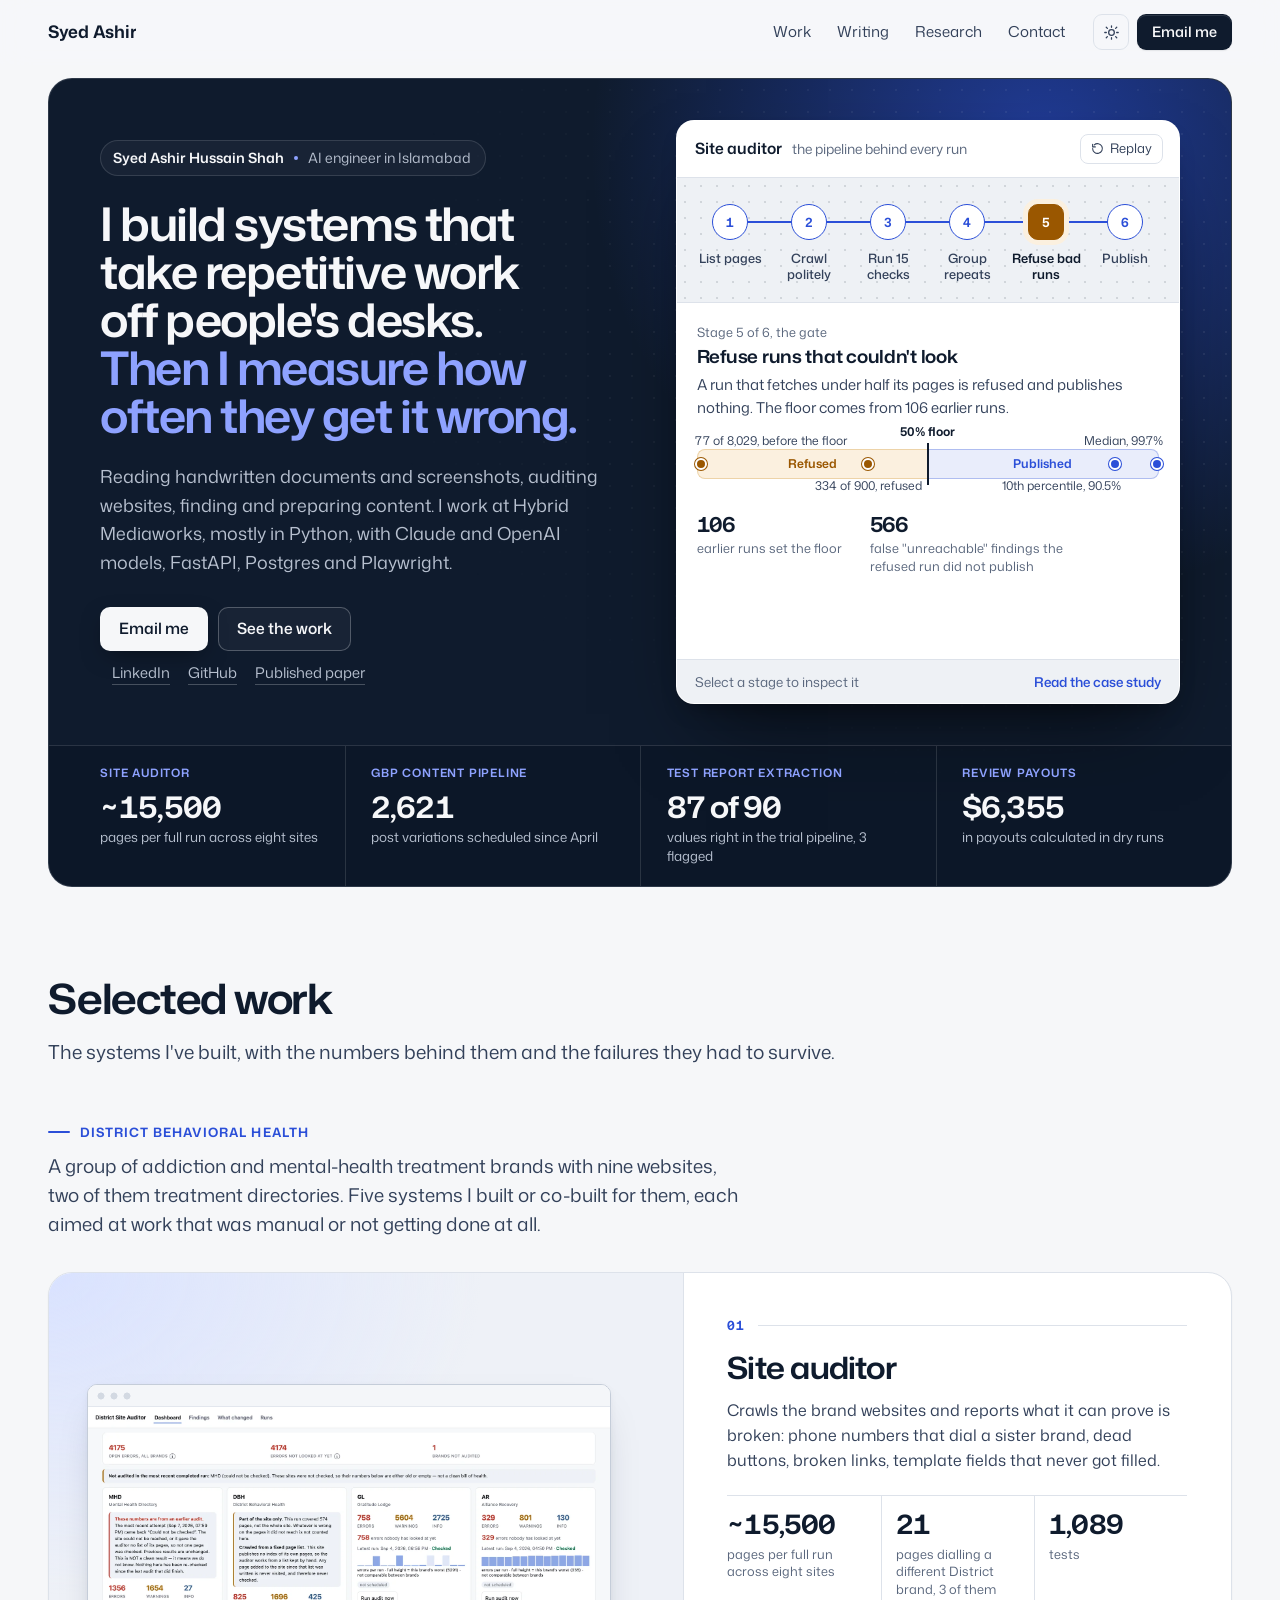
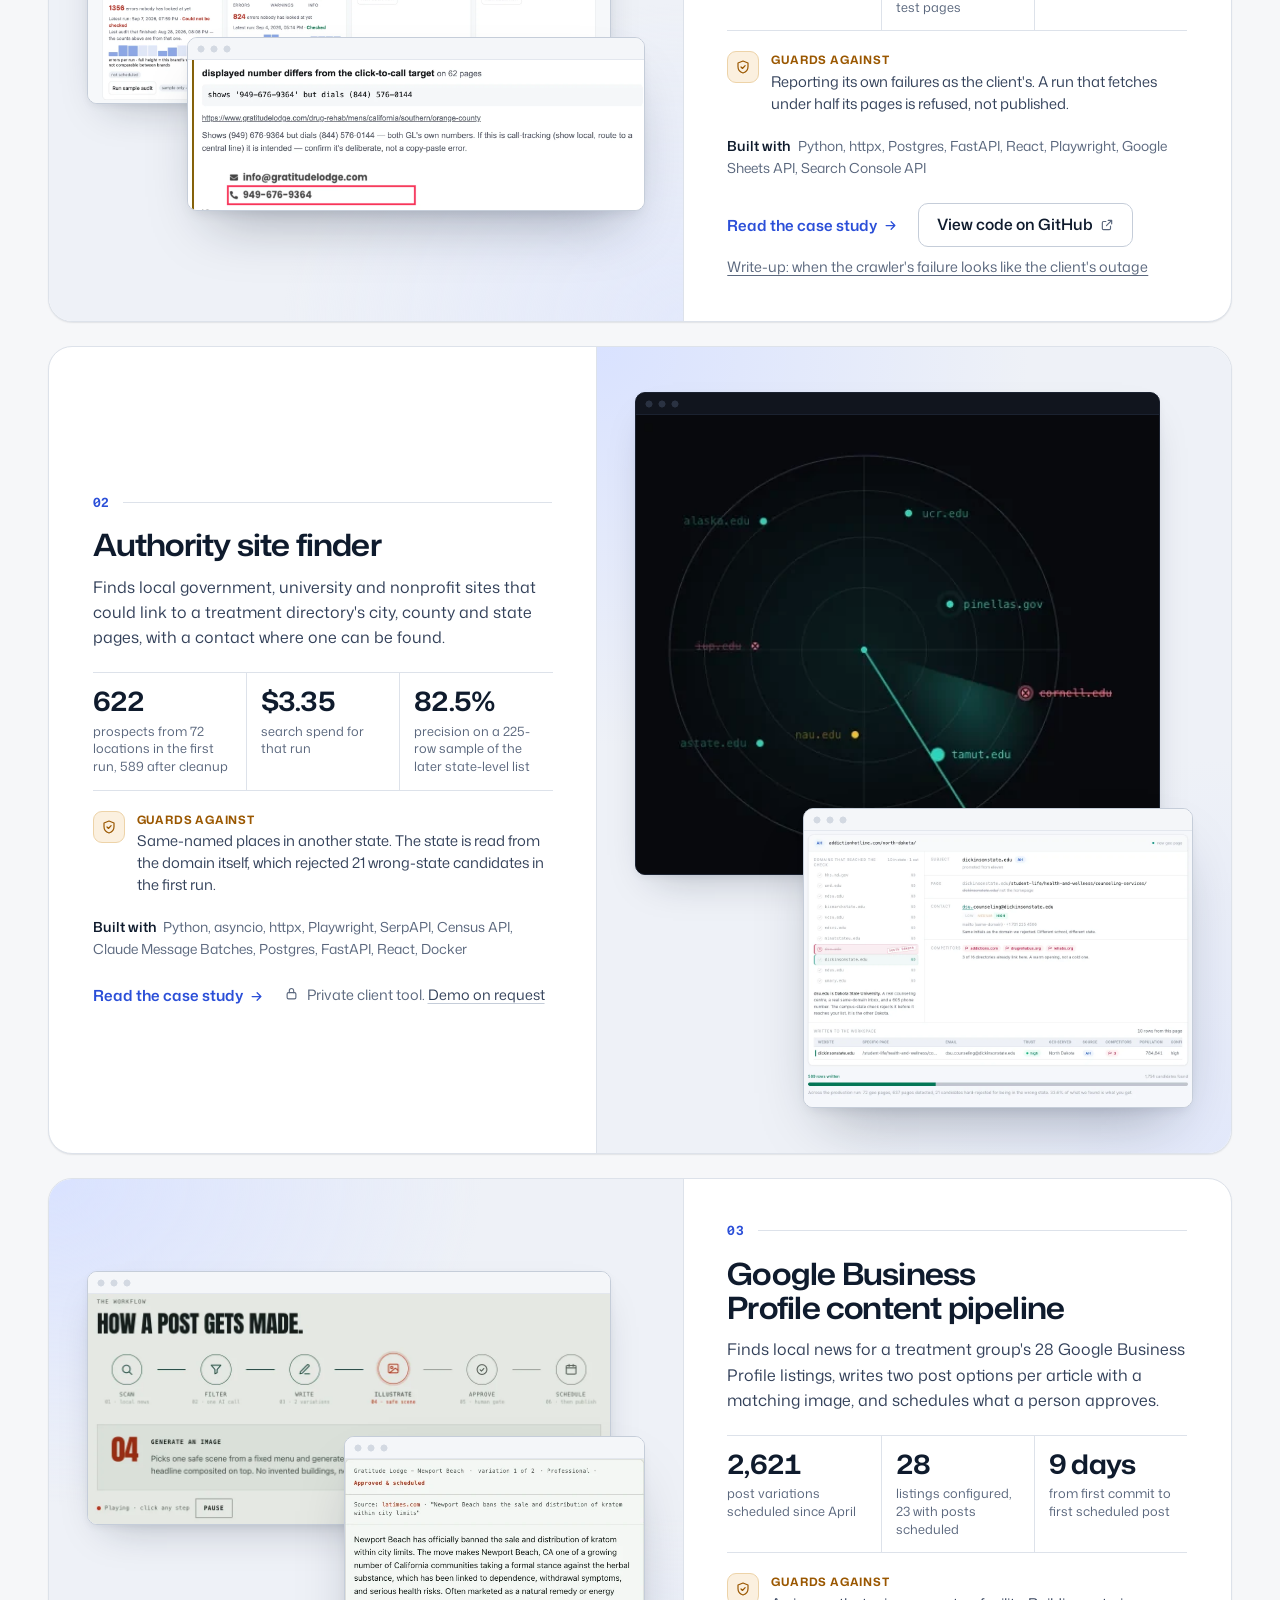
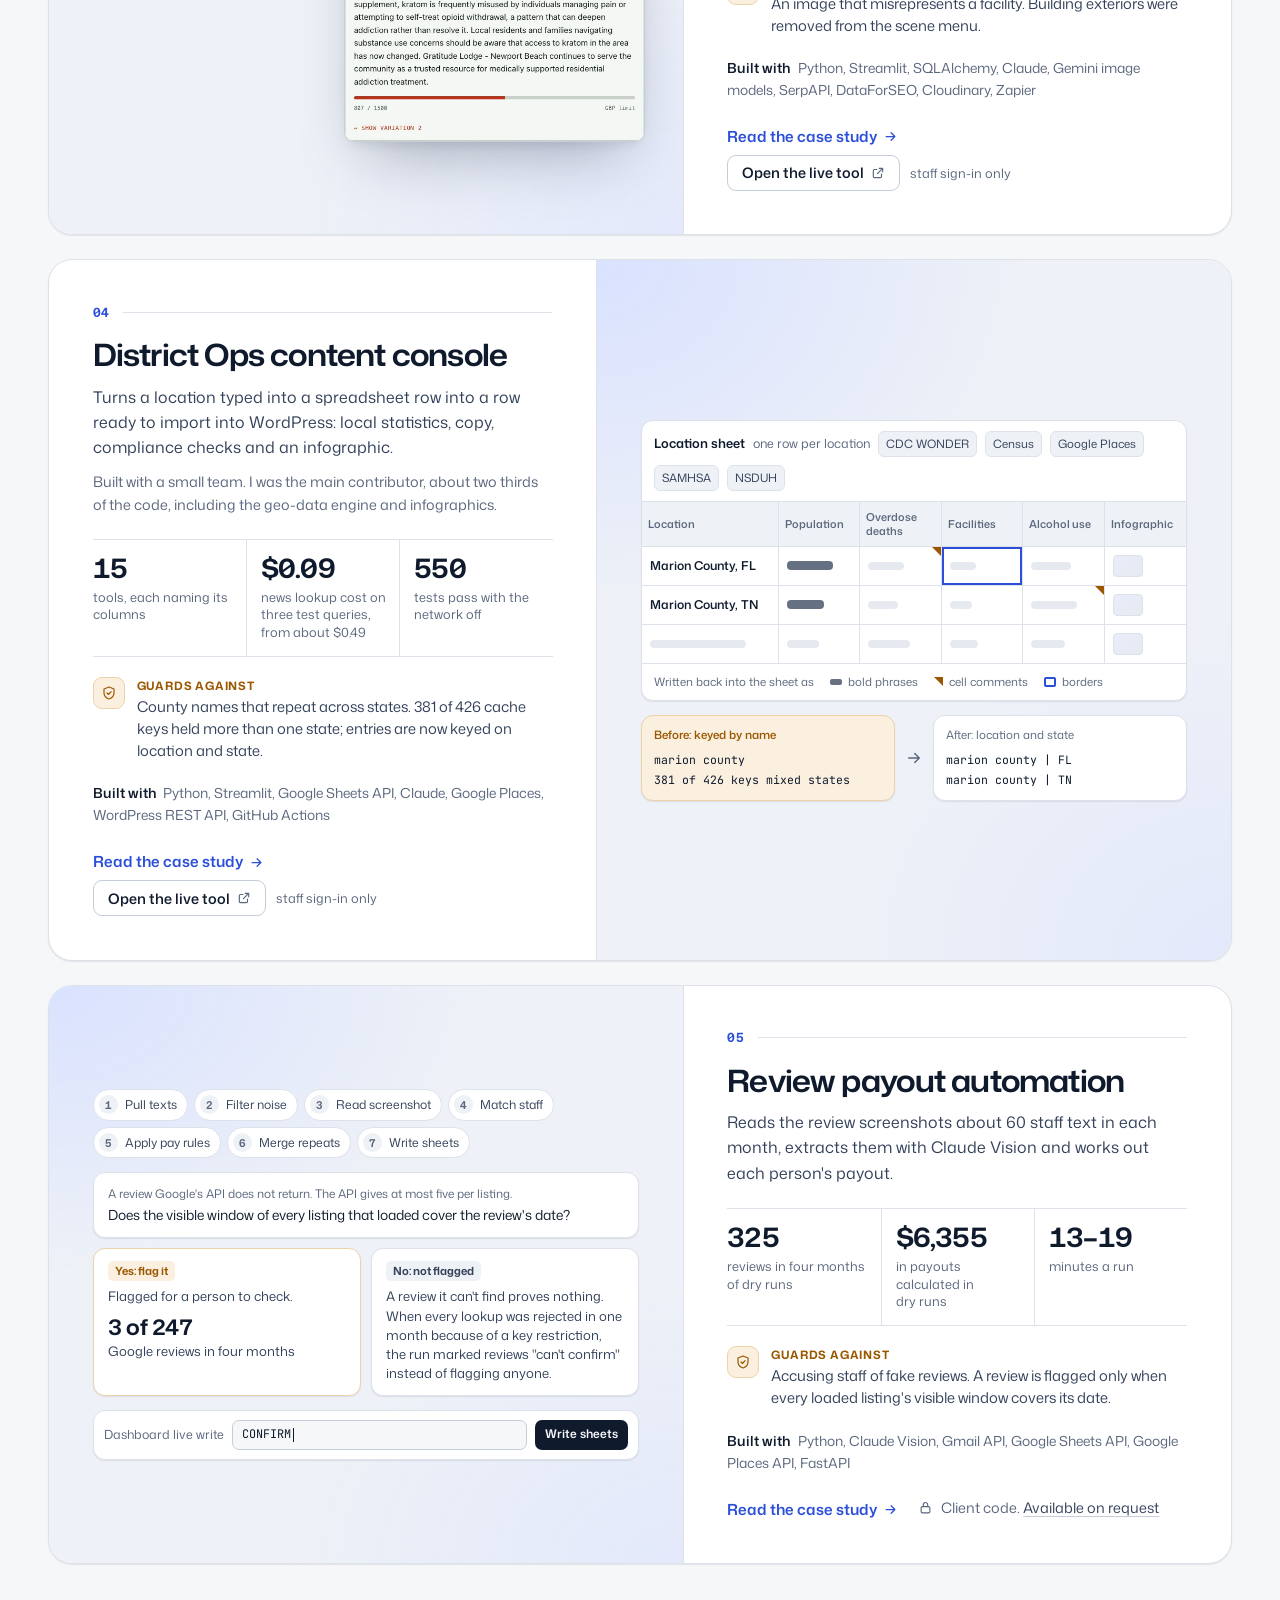
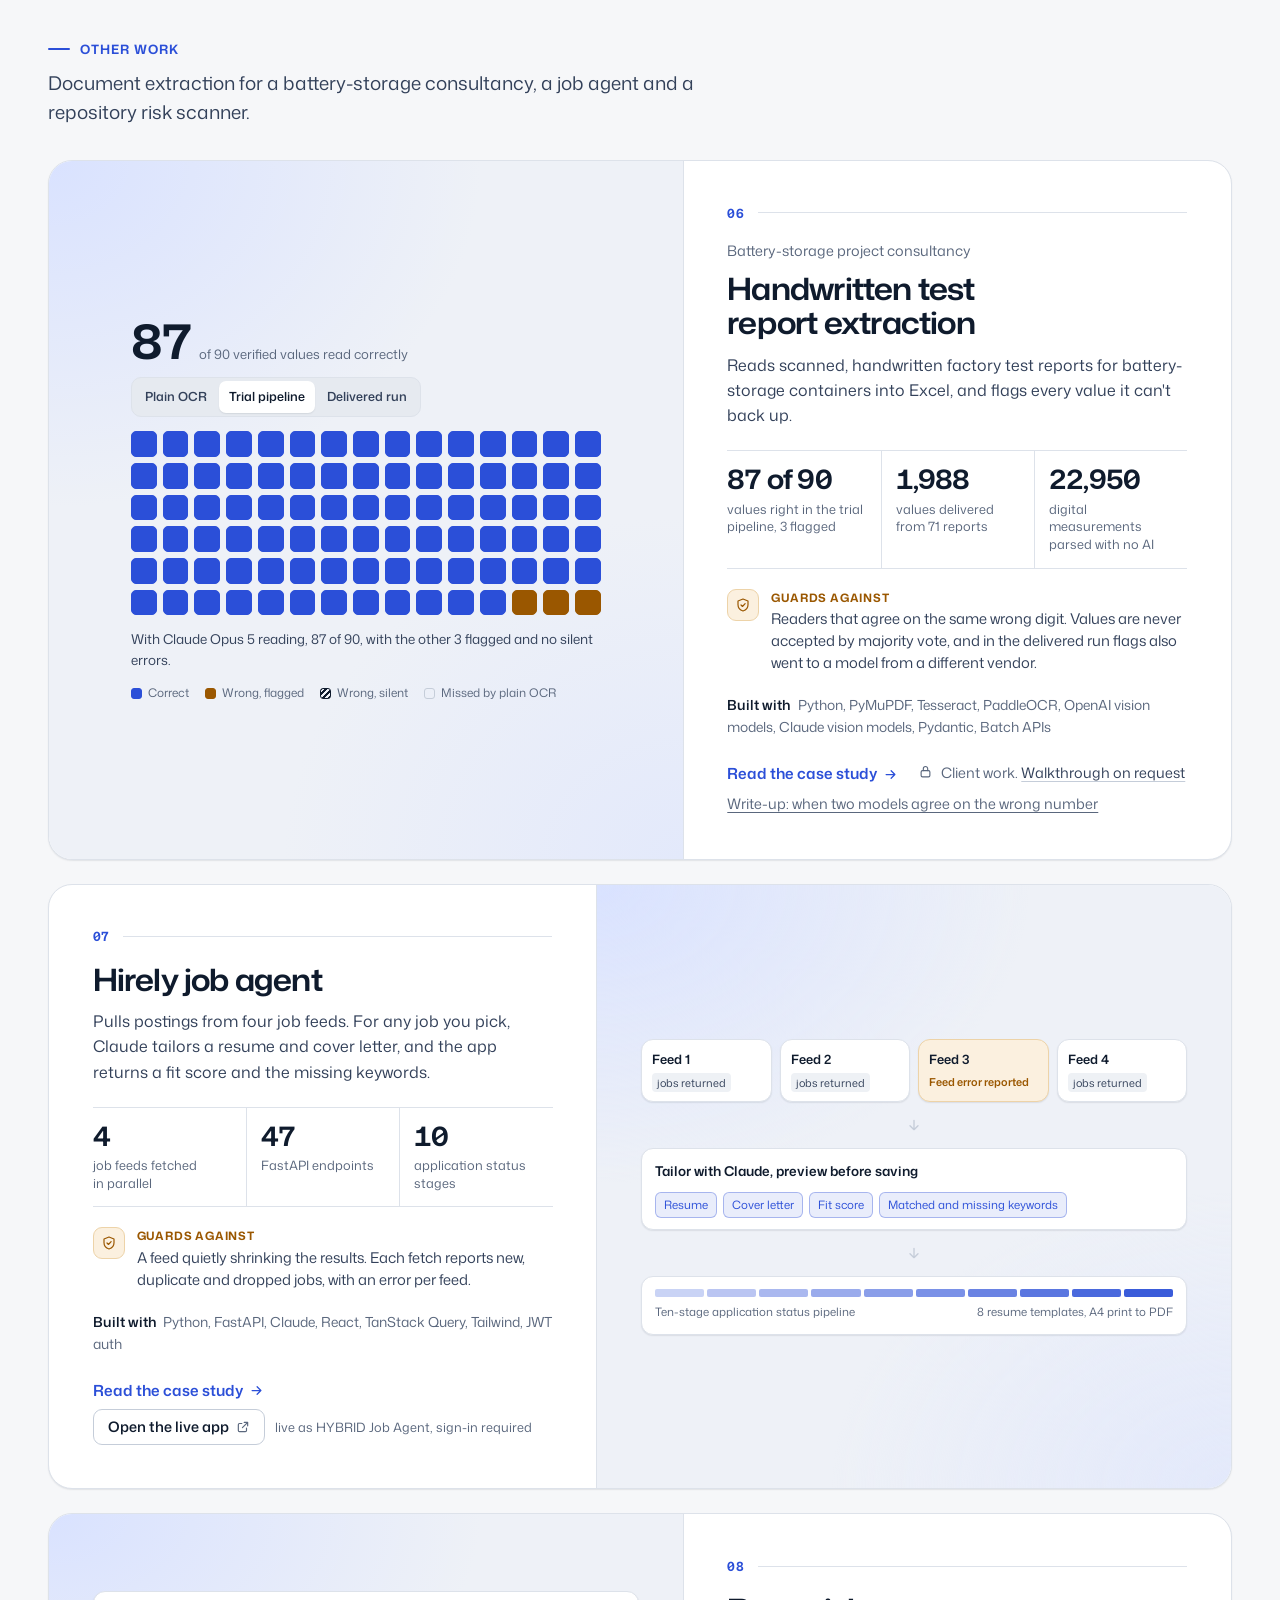
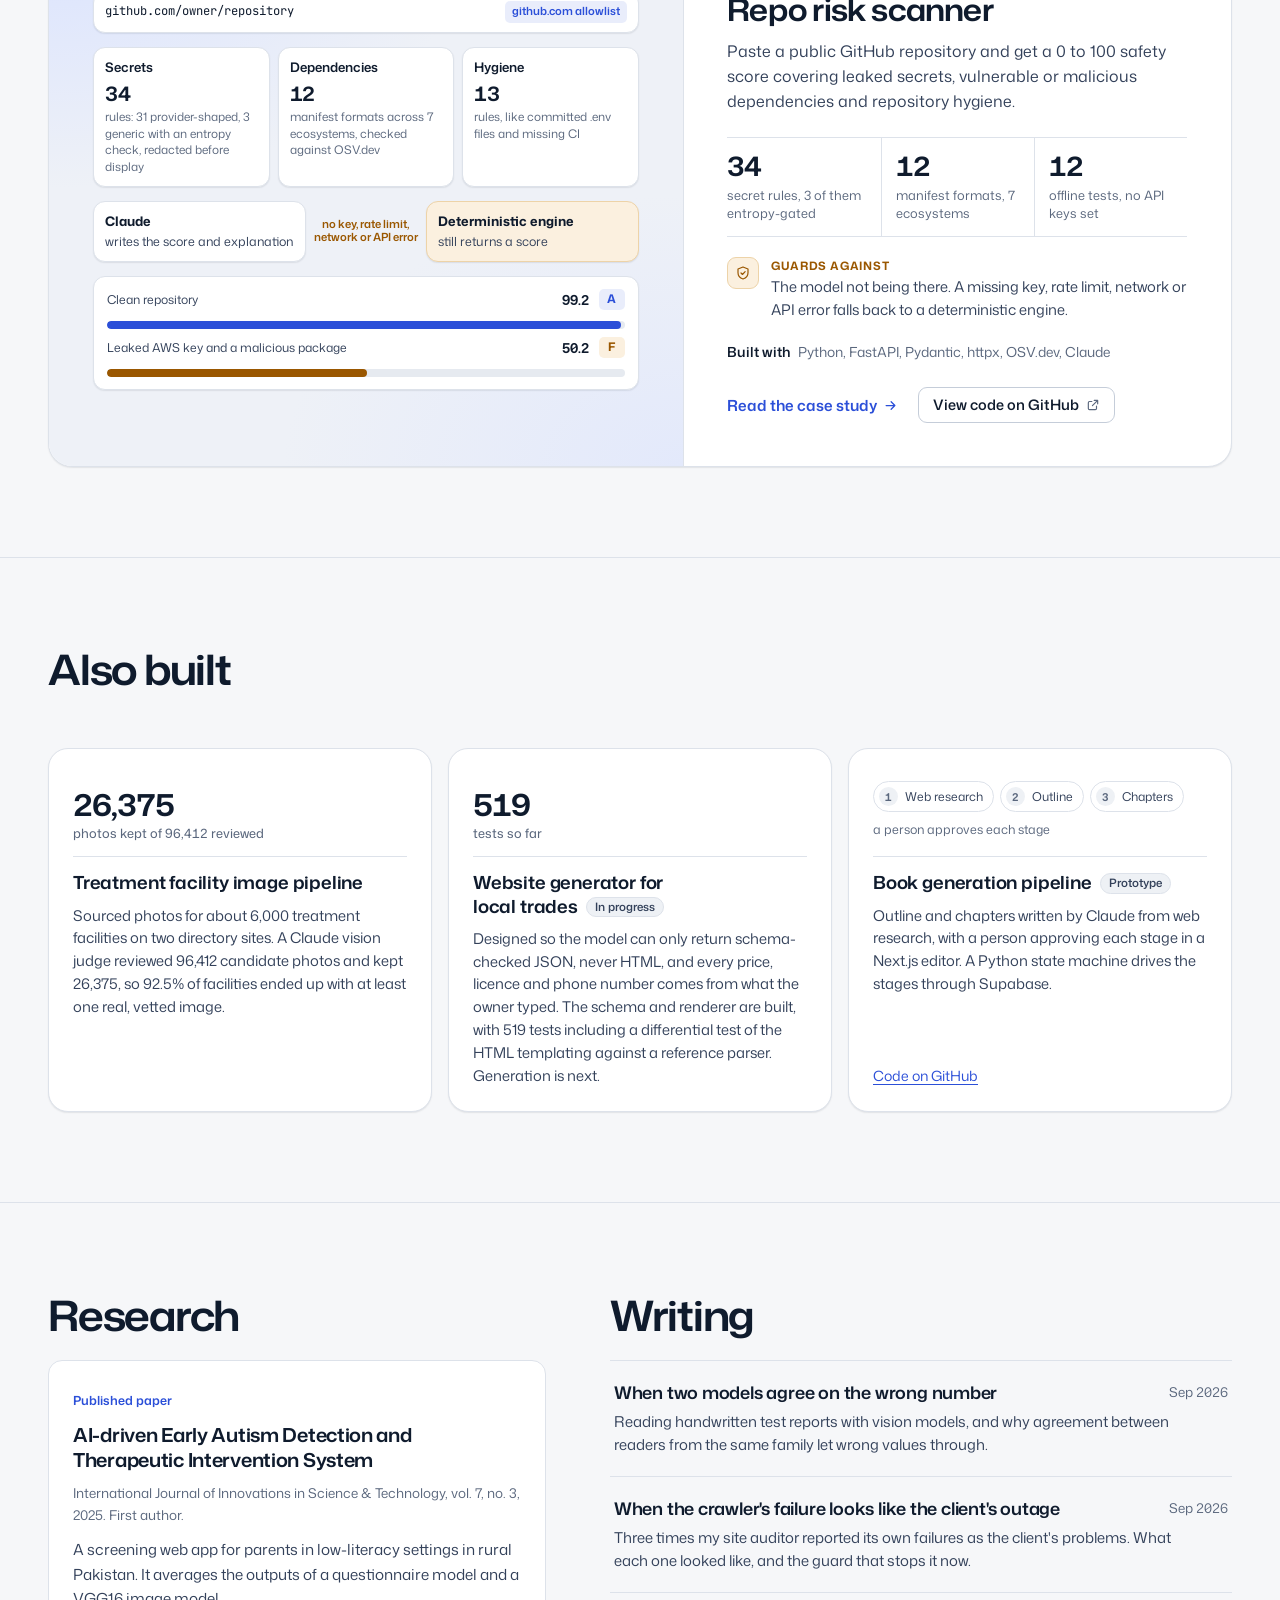
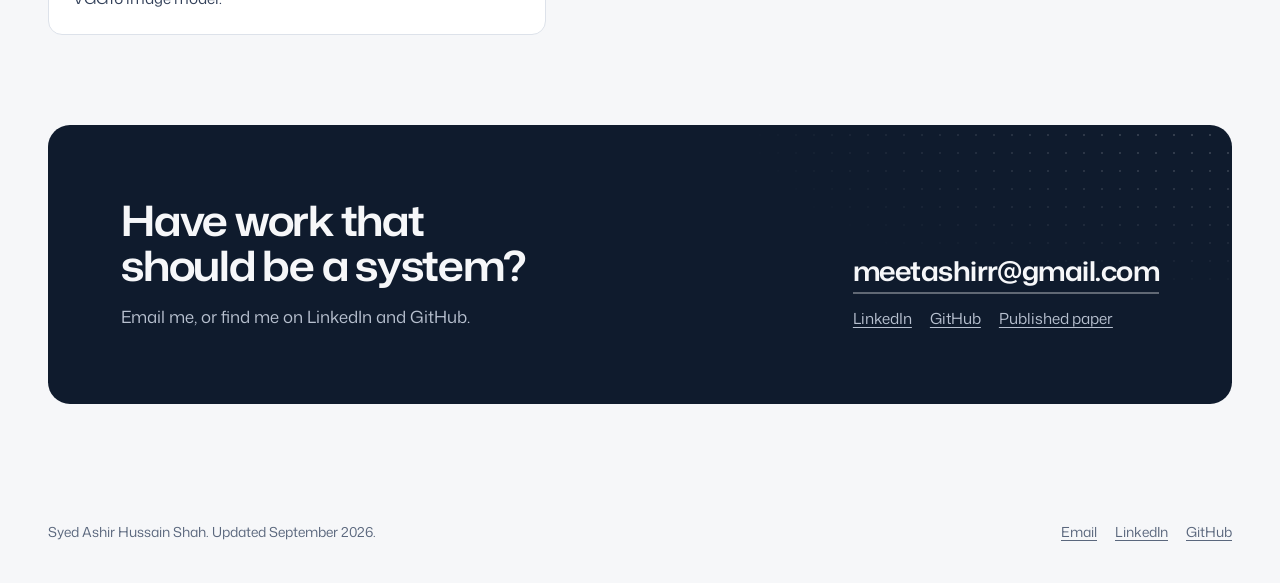
<file: index.html>
<!doctype html>
<html lang="en" data-theme="light">
<head>
  <meta charset="utf-8">
  <meta name="viewport" content="width=device-width, initial-scale=1">
  <title>Syed Ashir Hussain Shah, AI engineer</title>
  <meta name="description" content="AI engineer in Islamabad. I build systems that take repetitive operational work off people&#x27;s desks, and I measure how often they get it wrong.">
  <meta name="theme-color" content="#f6f7f9">
  <meta property="og:title" content="Syed Ashir Hussain Shah, AI engineer">
  <meta property="og:description" content="AI engineer in Islamabad. I build systems that take repetitive operational work off people&#x27;s desks, and I measure how often they get it wrong.">
  <meta property="og:type" content="website">
  <meta property="og:image" content="https://sydashir.github.io/assets/og.png">
  <meta name="twitter:card" content="summary_large_image">
  <link rel="canonical" href="https://sydashir.github.io/">
  <link rel="icon" href="icon.svg" type="image/svg+xml">
  <link rel="icon" href="icon-32.png" type="image/png" sizes="32x32">
  <link rel="apple-touch-icon" href="apple-touch-icon.png">
  <script>try{var t=localStorage.getItem("theme");if(t==="dark"||t==="light")document.documentElement.setAttribute("data-theme",t)}catch(e){}</script>
  <link rel="preconnect" href="https://fonts.googleapis.com">
  <link rel="preconnect" href="https://fonts.gstatic.com" crossorigin>
  <link rel="stylesheet" href="https://fonts.googleapis.com/css2?family=Mona+Sans:wdth,wght@75..125,200..900&family=JetBrains+Mono:wght@400;500&display=swap">
  <link rel="stylesheet" href="styles.css">
  <script type="application/ld+json">
  {
    "@context": "https://schema.org",
    "@type": "Person",
    "name": "Syed Ashir Hussain Shah",
    "jobTitle": "AI Engineer",
    "worksFor": { "@type": "Organization", "name": "Hybrid Mediaworks" },
    "address": { "@type": "PostalAddress", "addressLocality": "Islamabad", "addressCountry": "PK" },
    "email": "mailto:meetashirr@gmail.com",
    "sameAs": ["https://github.com/sydashir", "https://linkedin.com/in/syedashir"]
  }
  </script>
</head>
<body>
<a class="skip" href="#main">Skip to content</a>
<header class="topbar">
  <div class="wrap">
    <a class="brand" href="index.html"><span class="brand-name">Syed Ashir</span></a>
    <nav class="nav-links" aria-label="Primary">
      <a href="index.html#work">Work</a>
      <a href="index.html#writing">Writing</a>
      <a href="index.html#research">Research</a>
      <a href="index.html#contact">Contact</a>
    </nav>
    <div class="topbar-actions">
      <button class="icon-btn" id="theme-toggle" type="button" aria-label="Switch to dark theme"><svg class="theme-icon-light" viewBox="0 0 24 24" fill="none" stroke="currentColor" stroke-width="1.8" stroke-linecap="round" aria-hidden="true"><circle cx="12" cy="12" r="4"/><path d="M12 2.5v2.2M12 19.3v2.2M4.6 4.6l1.6 1.6M17.8 17.8l1.6 1.6M2.5 12h2.2M19.3 12h2.2M4.6 19.4l1.6-1.6M17.8 6.2l1.6-1.6"/></svg><svg class="theme-icon-dark" viewBox="0 0 24 24" fill="none" stroke="currentColor" stroke-width="1.8" stroke-linecap="round" stroke-linejoin="round" aria-hidden="true"><path d="M20 14.5A8 8 0 0 1 9.5 4a8 8 0 1 0 10.5 10.5z"/></svg></button>
      <a class="btn btn-primary btn-sm" href="https://mail.google.com/mail/?view=cm&amp;fs=1&amp;to=meetashirr@gmail.com" target="_blank" rel="noopener">Email me</a>
    </div>
  </div>
</header>
<main id="main">

<section class="hero" aria-labelledby="hero-title">
  <div class="wrap">
  <div class="hero-panel">
  <div class="hero-grid">
    <div class="hero-copy">
      <p class="hero-id"><strong>Syed Ashir Hussain Shah</strong><span class="sep" aria-hidden="true"></span><span>AI engineer in Islamabad</span></p>
      <h1 class="display" id="hero-title">I build systems that take repetitive work off people's desks. <span class="soft">Then I measure how often they get it wrong.</span></h1>
      <p class="lede">Reading handwritten documents and screenshots, auditing websites, finding and preparing content. I work at Hybrid Mediaworks, mostly in Python, with Claude and OpenAI models, FastAPI, Postgres and Playwright.</p>
      <div class="hero-actions">
        <a class="btn btn-primary" href="https://mail.google.com/mail/?view=cm&amp;fs=1&amp;to=meetashirr@gmail.com" target="_blank" rel="noopener">Email me</a>
        <a class="btn btn-ghost" href="#work">See the work</a>
        <ul class="hero-links">
          <li><a href="https://linkedin.com/in/syedashir">LinkedIn</a></li>
          <li><a href="https://github.com/sydashir">GitHub</a></li>
          <li><a href="https://doi.org/10.33411/ijist/20257319881999">Published paper</a></li>
        </ul>
      </div>
    </div>
    <div class="pipe" data-pipe>
  <div class="pipe-head">
    <div class="pipe-title"><b>Site auditor</b><span>the pipeline behind every run</span></div>
    <button class="replay" type="button" data-replay><svg viewBox="0 0 24 24" fill="none" stroke="currentColor" stroke-width="2" stroke-linecap="round" stroke-linejoin="round" aria-hidden="true"><path d="M3 12a9 9 0 1 0 3-6.7"/><path d="M3 4v5h5"/></svg>Replay</button>
  </div>
  <div class="pipe-rail">
    <div class="rail-track" aria-hidden="true"><div class="rail-fill" style="width:100%"></div><div class="rail-pulse" style="left:100%"></div></div>
    <ol class="rail-nodes" role="tablist" aria-label="Pipeline stages"><li role="presentation"><button class="node is-done" type="button" role="tab" id="st-1" aria-selected="false" aria-controls="sp-1" tabindex="-1"><span class="node-dot">1</span><span class="node-label">List pages</span></button></li><li role="presentation"><button class="node is-done" type="button" role="tab" id="st-2" aria-selected="false" aria-controls="sp-2" tabindex="-1"><span class="node-dot">2</span><span class="node-label">Crawl politely</span></button></li><li role="presentation"><button class="node is-done" type="button" role="tab" id="st-3" aria-selected="false" aria-controls="sp-3" tabindex="-1"><span class="node-dot">3</span><span class="node-label">Run 15 checks</span></button></li><li role="presentation"><button class="node is-done" type="button" role="tab" id="st-4" aria-selected="false" aria-controls="sp-4" tabindex="-1"><span class="node-dot">4</span><span class="node-label">Group repeats</span></button></li><li role="presentation"><button class="node node-gate is-done" type="button" role="tab" id="st-5" aria-selected="true" aria-controls="sp-5" tabindex="0"><span class="node-dot">5</span><span class="node-label">Refuse bad runs</span></button></li><li role="presentation"><button class="node is-done" type="button" role="tab" id="st-6" aria-selected="false" aria-controls="sp-6" tabindex="-1"><span class="node-dot">6</span><span class="node-label">Publish</span></button></li></ol>
  </div>
  <div class="pipe-inspect">
<div class="panel" role="tabpanel" id="sp-1" aria-labelledby="st-1"><p class="panel-step">Stage 1 of 6</p><h2>List every page</h2>
<p>Each site is listed from its sitemap plus the WordPress REST API. A partial sitemap read is treated as untrustworthy.</p>
<div class="sources"><span>Sitemap</span><span class="plus">+</span><span>WordPress REST API</span><span class="plus">=</span><span class="out">Page list</span></div>
<ul class="stats"><li><b>~15,500</b><span>pages per full run</span></li><li><b>8</b><span>sites in each full run</span></li><li><b>1</b><span>sampled, because its host can't take more</span></li></ul></div>
<div class="panel" role="tabpanel" id="sp-2" aria-labelledby="st-2"><p class="panel-step">Stage 2 of 6</p><h2>Crawl politely</h2>
<p>Crawled with a per-brand concurrency limit. On the throttled directory site, the limit was measured on cold pages instead of guessed:</p>
<ul class="mini-bars" aria-label="Pages that loaded at each concurrency">
<li><span>Concurrency 1</span><span class="bar"><i style="--w:90%"></i></span><span class="val">90%</span></li>
<li><span>Concurrency 2</span><span class="bar"><i style="--w:90%"></i></span><span class="val">90%</span></li>
<li><span>Concurrency 3</span><span class="bar"><i class="warn" style="--w:30%"></i></span><span class="val">30%</span></li>
<li><span>Concurrency 4</span><span class="bar"><i class="warn" style="--w:0%"></i></span><span class="val">0%</span></li>
</ul>
<ul class="stats"><li><b>2</b><span>locked ceiling for that host</span></li><li><b>90 s</b><span>cooldown between crawls</span></li></ul></div>
<div class="panel" role="tabpanel" id="sp-3" aria-labelledby="st-3"><p class="panel-step">Stage 3 of 6</p><h2>Run 15 checks on every page</h2>
<p>Fifteen deterministic checks run on every page, covering phone numbers that dial a sister brand, dead buttons, broken links and template fields that never got filled.</p>
<div class="checks15" aria-hidden="true"><i style="--i:0"></i><i style="--i:1"></i><i style="--i:2"></i><i style="--i:3"></i><i style="--i:4"></i><i style="--i:5"></i><i style="--i:6"></i><i style="--i:7"></i><i style="--i:8"></i><i style="--i:9"></i><i style="--i:10"></i><i style="--i:11"></i><i style="--i:12"></i><i style="--i:13"></i><i style="--i:14"></i></div>
<ul class="stats"><li><b>1,089</b><span>tests</span></li><li><b>59 of 60</b><span>corruption findings real when checked against the live page</span></li></ul></div>
<div class="panel" role="tabpanel" id="sp-4" aria-labelledby="st-4"><p class="panel-step">Stage 4 of 6</p><h2>Group repeats into one fix</h2>
<p>Faults that repeat because they live in a shared template are grouped into one fix each, and each grouped row keeps its page count.</p>
<ul class="mini-bars" aria-label="Report rows before and after grouping">
<li><span>Before grouping</span><span class="bar"><i style="--w:100%"></i></span><span class="val">50,438</span></li>
<li><span>After grouping</span><span class="bar"><i style="--w:69.6%"></i></span><span class="val">35,099</span></li>
</ul></div>
<div class="panel is-active" role="tabpanel" id="sp-5" aria-labelledby="st-5"><p class="panel-step">Stage 5 of 6, the gate</p><h2>Refuse runs that couldn't look</h2>
<p>A run that fetches under half its pages is refused and publishes nothing. The floor comes from 106 earlier runs.</p>
<div class="gauge" role="img" aria-label="Share of a run's pages fetched, from 0 to 100 percent, with a floor at 50 percent. Median of 106 runs 99.7 percent, tenth percentile 90.5 percent. A run that reached 77 of 8,029 pages, before the floor existed, and a later run that reached 334 of 900 and was refused, both sit below the floor.">
  <div class="gauge-track">
    <div class="gauge-zone refuse"><span>Refused</span></div>
    <div class="gauge-zone ok"><span>Published</span></div>
    <div class="gauge-floor"><span>50% floor</span></div>
    <span class="gm bad up a-l" style="--x:0.96%;--d:0"><span>77 of 8,029, before the floor</span></span>
    <span class="gm bad down a-c" style="--x:37.1%;--d:1"><span>334 of 900, refused</span></span>
    <span class="gm down a-r" style="--x:90.5%;--d:2"><span>10th percentile, 90.5%</span></span>
    <span class="gm up a-r" style="--x:99.7%;--d:3"><span>Median, 99.7%</span></span>
  </div>
  <ul class="gauge-legend">
    <li><i></i>Median of 106 runs, 99.7%; 10th percentile, 90.5%</li>
    <li><i class="bad"></i>77 of 8,029 pages, before the floor existed</li>
    <li><i class="bad"></i>334 of 900 pages, refused</li>
  </ul>
</div>
<ul class="stats"><li><b>106</b><span>earlier runs set the floor</span></li><li><b>566</b><span>false "unreachable" findings the refused run did not publish</span></li></ul></div>
<div class="panel" role="tabpanel" id="sp-6" aria-labelledby="st-6"><p class="panel-step">Stage 6 of 6</p><h2>Publish what it can prove</h2>
<p>Results go to a Google Sheet the QA team triages in, and to a FastAPI and React dashboard.</p>
<div class="sources"><span>Google Sheet</span><span class="plus">+</span><span>FastAPI and React dashboard</span></div>
<ul class="stats"><li><b>21</b><span>pages whose call button dialled a different District brand, 3 of them internal test pages</span></li><li><b>524 of 561</b><span>pages with a dead "Learn More" button after a rebuild</span></li></ul></div>
  </div>
  <div class="pipe-foot"><span>Select a stage to inspect it</span><a href="case-studies/site-auditor.html">Read the case study</a></div>
</div>
  </div>
  <ul class="hero-proof" aria-label="Results from four of the systems">
    <li><a href="#site-auditor"><span class="hp-k">Site auditor</span><b>~15,500</b><span class="hp-l">pages per full run across eight sites</span></a></li>
    <li><a href="#gbp-pipeline"><span class="hp-k">GBP content pipeline</span><b>2,621</b><span class="hp-l">post variations scheduled since April</span></a></li>
    <li><a href="#report-extraction"><span class="hp-k">Test report extraction</span><b>87 of 90</b><span class="hp-l">values right in the trial pipeline, 3 flagged</span></a></li>
    <li><a href="#review-payouts"><span class="hp-k">Review payouts</span><b>$6,355</b><span class="hp-l">in payouts calculated in dry runs</span></a></li>
  </ul>
  </div>
  </div>
</section>

<section class="section" id="work" aria-labelledby="work-title">
  <div class="wrap">
    <div class="section-head">
      <h2 class="h2" id="work-title">Selected work</h2>
      <p class="lede">The systems I've built, with the numbers behind them and the failures they had to survive.</p>
    </div>
    <div class="work-layout">
      <div class="projects">
<div class="group-head"><h3>District Behavioral Health</h3><p>A group of addiction and mental-health treatment brands with nine websites, two of them treatment directories. Five systems I built or co-built for them, each aimed at work that was manual or not getting done at all.</p></div>
<article class="project" id="site-auditor" aria-labelledby="site-auditor-t">
  <div class="visual-wrap"><div class="visual stack stack-auditor">
  <figure class="shot s-back"><img src="assets/auditor-dashboard.webp" width="1600" height="907" alt="The auditor dashboard: open errors across all brands, a banner naming the brand that could not be audited, and one card per brand with its errors, warnings and run history."></figure>
  <figure class="shot s-front"><img src="assets/auditor-dial.webp" width="1570" height="515" alt="A warning from the auditor's client report: a page shows one of the brand's phone numbers but its call button dials another, with a photo of the element outlined in red."></figure>
</div></div>
  <div class="project-text">
    
    <h3 id="site-auditor-t"><a href="case-studies/site-auditor.html">Site auditor</a></h3>
    <p class="project-line">Crawls the brand websites and reports what it can prove is broken: phone numbers that dial a sister brand, dead buttons, broken links, template fields that never got filled.</p>
    
    <ul class="metrics"><li><b>~15,500</b><span>pages per full run across eight sites</span></li><li><b>21</b><span>pages dialling a different District brand, 3 of them test pages</span></li><li><b>1,089</b><span>tests</span></li></ul>
    <div class="guard"><svg viewBox="0 0 24 24" fill="none" stroke="currentColor" stroke-width="1.8" stroke-linecap="round" stroke-linejoin="round" aria-hidden="true"><path d="M12 3l7.5 3v5.6c0 4.6-3.2 8.1-7.5 9.4-4.3-1.3-7.5-4.8-7.5-9.4V6z"/><path d="M9 12l2.2 2.2L15.2 10"/></svg><p style="margin:0"><strong>Guards against</strong> Reporting its own failures as the client's. A run that fetches under half its pages is refused, not published.</p></div>
    <ul class="chips"><li>Python</li><li>httpx</li><li>Postgres</li><li>FastAPI</li><li>React</li><li>Playwright</li><li>Google Sheets API</li><li>Search Console API</li></ul>
    <div class="project-links"><a class="cta-link" href="case-studies/site-auditor.html">Read the case study <svg viewBox="0 0 24 24" fill="none" stroke="currentColor" stroke-width="2" stroke-linecap="round" stroke-linejoin="round" aria-hidden="true"><path d="M5 12h14M13 6l6 6-6 6"/></svg></a><a class="btn btn-ghost tool-link" href="https://github.com/sydashir/QA_district_Tool" target="_blank" rel="noopener">View code on GitHub<svg class="ext" viewBox="0 0 24 24" fill="none" stroke="currentColor" stroke-width="2" stroke-linecap="round" stroke-linejoin="round" aria-hidden="true"><path d="M14 4h6v6M20 4l-9 9"/><path d="M18 14v4a2 2 0 0 1-2 2H6a2 2 0 0 1-2-2V8a2 2 0 0 1 2-2h4"/></svg><span class="visually-hidden"> (opens in a new tab)</span></a><a class="quiet-link" href="writing/crawler-failures.html">Write-up: when the crawler's failure looks like the client's outage</a></div>
  </div>
</article>
<article class="project flip" id="authority-finder" aria-labelledby="authority-finder-t">
  <div class="visual-wrap"><div class="visual stack stack-finder">
  <figure class="shot s-back"><img src="assets/finder-radar.webp" width="500" height="440" alt="The tool's radar of candidate .edu and .gov domains, with out-of-state ones struck through."></figure>
  <figure class="shot s-front"><img src="assets/mhd-casefile.webp" width="1140" height="810" alt="One location worked end to end: eleven candidate domains, one rejected for being a university in a different state, the chosen counseling page, its contact, and the competitor directories that already link to it."></figure>
</div></div>
  <div class="project-text">
    
    <h3 id="authority-finder-t"><a href="case-studies/authority-finder.html">Authority site finder</a></h3>
    <p class="project-line">Finds local government, university and nonprofit sites that could link to a treatment directory's city, county and state pages, with a contact where one can be found.</p>
    
    <ul class="metrics"><li><b>622</b><span>prospects from 72 locations in the first run, 589 after cleanup</span></li><li><b>$3.35</b><span>search spend for that run</span></li><li><b>82.5%</b><span>precision on a 225-row sample of the later state-level list</span></li></ul>
    <div class="guard"><svg viewBox="0 0 24 24" fill="none" stroke="currentColor" stroke-width="1.8" stroke-linecap="round" stroke-linejoin="round" aria-hidden="true"><path d="M12 3l7.5 3v5.6c0 4.6-3.2 8.1-7.5 9.4-4.3-1.3-7.5-4.8-7.5-9.4V6z"/><path d="M9 12l2.2 2.2L15.2 10"/></svg><p style="margin:0"><strong>Guards against</strong> Same-named places in another state. The state is read from the domain itself, which rejected 21 wrong-state candidates in the first run.</p></div>
    <ul class="chips"><li>Python</li><li>asyncio</li><li>httpx</li><li>Playwright</li><li>SerpAPI</li><li>Census API</li><li>Claude Message Batches</li><li>Postgres</li><li>FastAPI</li><li>React</li><li>Docker</li></ul>
    <div class="project-links"><a class="cta-link" href="case-studies/authority-finder.html">Read the case study <svg viewBox="0 0 24 24" fill="none" stroke="currentColor" stroke-width="2" stroke-linecap="round" stroke-linejoin="round" aria-hidden="true"><path d="M5 12h14M13 6l6 6-6 6"/></svg></a><span class="tool-note"><svg viewBox="0 0 24 24" fill="none" stroke="currentColor" stroke-width="1.8" stroke-linecap="round" stroke-linejoin="round" aria-hidden="true"><rect x="5" y="10.5" width="14" height="10" rx="2.2"/><path d="M8.5 10.5V7.5a3.5 3.5 0 0 1 7 0v3"/></svg><span>Private client tool. <a href="https://mail.google.com/mail/?view=cm&amp;fs=1&amp;to=meetashirr@gmail.com" target="_blank" rel="noopener">Demo on request</a></span></span></div>
  </div>
</article>
<article class="project" id="gbp-pipeline" aria-labelledby="gbp-pipeline-t">
  <div class="visual-wrap"><div class="visual stack stack-gbp">
  <figure class="shot s-back"><img src="assets/gbp-workflow.webp" width="1060" height="466" alt="The pipeline's workflow: scan, filter, write, illustrate, approve and schedule, with the illustrate step explained."></figure>
  <figure class="shot s-front"><img src="assets/gbp-post.webp" width="568" height="535" alt="A real approved post for Gratitude Lodge in Newport Beach, written from a Los Angeles Times article about a local kratom ban, at 807 of 1,500 characters."></figure>
</div></div>
  <div class="project-text">
    
    <h3 id="gbp-pipeline-t"><a href="case-studies/gbp-pipeline.html">Google Business Profile content pipeline</a></h3>
    <p class="project-line">Finds local news for a treatment group's 28 Google Business Profile listings, writes two post options per article with a matching image, and schedules what a person approves.</p>
    
    <ul class="metrics"><li><b>2,621</b><span>post variations scheduled since April</span></li><li><b>28</b><span>listings configured, 23 with posts scheduled</span></li><li><b>9 days</b><span>from first commit to first scheduled post</span></li></ul>
    <div class="guard"><svg viewBox="0 0 24 24" fill="none" stroke="currentColor" stroke-width="1.8" stroke-linecap="round" stroke-linejoin="round" aria-hidden="true"><path d="M12 3l7.5 3v5.6c0 4.6-3.2 8.1-7.5 9.4-4.3-1.3-7.5-4.8-7.5-9.4V6z"/><path d="M9 12l2.2 2.2L15.2 10"/></svg><p style="margin:0"><strong>Guards against</strong> An image that misrepresents a facility. Building exteriors were removed from the scene menu.</p></div>
    <ul class="chips"><li>Python</li><li>Streamlit</li><li>SQLAlchemy</li><li>Claude</li><li>Gemini image models</li><li>SerpAPI</li><li>DataForSEO</li><li>Cloudinary</li><li>Zapier</li></ul>
    <div class="project-links"><a class="cta-link" href="case-studies/gbp-pipeline.html">Read the case study <svg viewBox="0 0 24 24" fill="none" stroke="currentColor" stroke-width="2" stroke-linecap="round" stroke-linejoin="round" aria-hidden="true"><path d="M5 12h14M13 6l6 6-6 6"/></svg></a><span class="tool-group"><a class="btn btn-ghost btn-sm tool-link" href="https://gbp-autopost.districtbhg.com/" target="_blank" rel="noopener">Open the live tool<svg class="ext" viewBox="0 0 24 24" fill="none" stroke="currentColor" stroke-width="2" stroke-linecap="round" stroke-linejoin="round" aria-hidden="true"><path d="M14 4h6v6M20 4l-9 9"/><path d="M18 14v4a2 2 0 0 1-2 2H6a2 2 0 0 1-2-2V8a2 2 0 0 1 2-2h4"/></svg><span class="visually-hidden"> (opens in a new tab)</span></a><span class="tool-hint">staff sign-in only</span></span></div>
  </div>
</article>
<article class="project flip" id="district-ops" aria-labelledby="district-ops-t">
  <div class="visual-wrap"><div class="visual viz" role="img" aria-label="Diagram: a location row in the Google Sheet gets local figures from CDC WONDER, Census, Google Places, SAMHSA and NSDUH, written back as bold phrases, cell comments and borders. The facility cache was keyed by location name alone, so Marion County, Florida and Marion County, Tennessee shared an entry; it is now keyed on location and state.">
  <div class="viz-inner">
  <div class="viz-card sheet">
    <div class="sheet-top"><b>Location sheet</b><span>one row per location</span>
      <span class="src">CDC WONDER</span><span class="src">Census</span><span class="src">Google Places</span><span class="src">SAMHSA</span><span class="src">NSDUH</span>
    </div>
    <table>
      <thead><tr><th style="width:25%">Location</th><th>Population</th><th class="opt">Overdose deaths</th><th>Facilities</th><th class="opt">Alcohol use</th><th class="opt2" style="width:15%">Infographic</th></tr></thead>
      <tbody>
        <tr><td class="loc">Marion County, FL</td><td><span class="sk bold" style="--w:72%"></span></td><td class="opt cmt"><span class="sk" style="--w:55%"></span></td><td class="brd"><span class="sk" style="--w:40%"></span></td><td class="opt"><span class="sk" style="--w:62%"></span></td><td class="opt2"><span class="thumb"></span></td></tr>
        <tr><td class="loc">Marion County, TN</td><td><span class="sk bold" style="--w:58%"></span></td><td class="opt"><span class="sk" style="--w:46%"></span></td><td><span class="sk" style="--w:34%"></span></td><td class="opt cmt"><span class="sk" style="--w:70%"></span></td><td class="opt2"><span class="thumb"></span></td></tr>
        <tr><td class="loc"><span class="sk" style="--w:80%"></span></td><td><span class="sk" style="--w:50%"></span></td><td class="opt"><span class="sk" style="--w:64%"></span></td><td><span class="sk" style="--w:44%"></span></td><td class="opt"><span class="sk" style="--w:52%"></span></td><td class="opt2"><span class="thumb"></span></td></tr>
      </tbody>
    </table>
    <div class="sheet-legend"><span>Written back into the sheet as</span><span><i class="lg lg-bold"></i>bold phrases</span><span><i class="lg lg-cmt"></i>cell comments</span><span><i class="lg lg-brd"></i>borders</span></div>
  </div>
  <div class="keyfix">
    <div class="viz-card bad-card"><p class="kf-title">Before: keyed by name</p><code>marion county</code><code>381 of 426 keys mixed states</code></div>
    <div class="arrow"><svg viewBox="0 0 24 24" fill="none" stroke="currentColor" stroke-width="2" stroke-linecap="round" stroke-linejoin="round" aria-hidden="true"><path d="M5 12h14M13 6l6 6-6 6"/></svg></div>
    <div class="viz-card"><p class="kf-title">After: location and state</p><code>marion county | FL</code><code>marion county | TN</code></div>
  </div>
  </div>
</div></div>
  <div class="project-text">
    
    <h3 id="district-ops-t"><a href="case-studies/district-ops.html">District Ops content console</a></h3>
    <p class="project-line">Turns a location typed into a spreadsheet row into a row ready to import into WordPress: local statistics, copy, compliance checks and an infographic.</p>
    <p class="project-role">Built with a small team. I was the main contributor, about two thirds of the code, including the geo-data engine and infographics.</p>
    <ul class="metrics"><li><b>15</b><span>tools, each naming its columns</span></li><li><b>$0.09</b><span>news lookup cost on three test queries, from about $0.49</span></li><li><b>550</b><span>tests pass with the network off</span></li></ul>
    <div class="guard"><svg viewBox="0 0 24 24" fill="none" stroke="currentColor" stroke-width="1.8" stroke-linecap="round" stroke-linejoin="round" aria-hidden="true"><path d="M12 3l7.5 3v5.6c0 4.6-3.2 8.1-7.5 9.4-4.3-1.3-7.5-4.8-7.5-9.4V6z"/><path d="M9 12l2.2 2.2L15.2 10"/></svg><p style="margin:0"><strong>Guards against</strong> County names that repeat across states. 381 of 426 cache keys held more than one state; entries are now keyed on location and state.</p></div>
    <ul class="chips"><li>Python</li><li>Streamlit</li><li>Google Sheets API</li><li>Claude</li><li>Google Places</li><li>WordPress REST API</li><li>GitHub Actions</li></ul>
    <div class="project-links"><a class="cta-link" href="case-studies/district-ops.html">Read the case study <svg viewBox="0 0 24 24" fill="none" stroke="currentColor" stroke-width="2" stroke-linecap="round" stroke-linejoin="round" aria-hidden="true"><path d="M5 12h14M13 6l6 6-6 6"/></svg></a><span class="tool-group"><a class="btn btn-ghost btn-sm tool-link" href="https://ai-tool.districtbhg.com/" target="_blank" rel="noopener">Open the live tool<svg class="ext" viewBox="0 0 24 24" fill="none" stroke="currentColor" stroke-width="2" stroke-linecap="round" stroke-linejoin="round" aria-hidden="true"><path d="M14 4h6v6M20 4l-9 9"/><path d="M18 14v4a2 2 0 0 1-2 2H6a2 2 0 0 1-2-2V8a2 2 0 0 1 2-2h4"/></svg><span class="visually-hidden"> (opens in a new tab)</span></a><span class="tool-hint">staff sign-in only</span></span></div>
  </div>
</article>
<article class="project" id="review-payouts" aria-labelledby="review-payouts-t">
  <div class="visual-wrap"><div class="visual viz" role="img" aria-label="Diagram: seven stages from pulling texts to writing sheets. A review Google's API cannot find is flagged only when the visible window of every listing that loaded covers its date, which flagged 3 of 247 Google reviews in four months; otherwise nobody is flagged. The dashboard asks for a typed CONFIRM before a live write.">
  <div class="viz-inner">
  <ol class="steps"><li>Pull texts</li><li>Filter noise</li><li>Read screenshot</li><li>Match staff</li><li>Apply pay rules</li><li>Merge repeats</li><li>Write sheets</li></ol>
  <div class="decide">
    <div class="viz-card q"><small>A review Google's API does not return. The API gives at most five per listing.</small>Does the visible window of every listing that loaded cover the review's date?</div>
    <div class="branches">
      <div class="viz-card branch yes"><span class="tag">Yes: flag it</span><br>Flagged for a person to check.<b>3 of 247</b>Google reviews in four months</div>
      <div class="viz-card branch no"><span class="tag">No: not flagged</span><br>A review it can't find proves nothing. When every lookup was rejected in one month because of a key restriction, the run marked reviews "can't confirm" instead of flagging anyone.</div>
    </div>
  </div>
  <div class="viz-card confirm"><span>Dashboard live write</span><span class="field">CONFIRM<span class="caret"></span></span><span class="fake-btn">Write sheets</span></div>
  </div>
</div></div>
  <div class="project-text">
    
    <h3 id="review-payouts-t"><a href="case-studies/review-payouts.html">Review payout automation</a></h3>
    <p class="project-line">Reads the review screenshots about 60 staff text in each month, extracts them with Claude Vision and works out each person's payout.</p>
    
    <ul class="metrics"><li><b>325</b><span>reviews in four months of dry runs</span></li><li><b>$6,355</b><span>in payouts calculated in dry runs</span></li><li><b>13–19</b><span>minutes a run</span></li></ul>
    <div class="guard"><svg viewBox="0 0 24 24" fill="none" stroke="currentColor" stroke-width="1.8" stroke-linecap="round" stroke-linejoin="round" aria-hidden="true"><path d="M12 3l7.5 3v5.6c0 4.6-3.2 8.1-7.5 9.4-4.3-1.3-7.5-4.8-7.5-9.4V6z"/><path d="M9 12l2.2 2.2L15.2 10"/></svg><p style="margin:0"><strong>Guards against</strong> Accusing staff of fake reviews. A review is flagged only when every loaded listing's visible window covers its date.</p></div>
    <ul class="chips"><li>Python</li><li>Claude Vision</li><li>Gmail API</li><li>Google Sheets API</li><li>Google Places API</li><li>FastAPI</li></ul>
    <div class="project-links"><a class="cta-link" href="case-studies/review-payouts.html">Read the case study <svg viewBox="0 0 24 24" fill="none" stroke="currentColor" stroke-width="2" stroke-linecap="round" stroke-linejoin="round" aria-hidden="true"><path d="M5 12h14M13 6l6 6-6 6"/></svg></a><span class="tool-note"><svg viewBox="0 0 24 24" fill="none" stroke="currentColor" stroke-width="1.8" stroke-linecap="round" stroke-linejoin="round" aria-hidden="true"><rect x="5" y="10.5" width="14" height="10" rx="2.2"/><path d="M8.5 10.5V7.5a3.5 3.5 0 0 1 7 0v3"/></svg><span>Client code. <a href="https://mail.google.com/mail/?view=cm&amp;fs=1&amp;to=meetashirr@gmail.com" target="_blank" rel="noopener">Available on request</a></span></span></div>
  </div>
</article>
<div class="group-head is-later"><h3>Other work</h3><p>Document extraction for a battery-storage consultancy, a job agent and a repository risk scanner.</p></div>
<article class="project" id="report-extraction" aria-labelledby="report-extraction-t">
  <div class="visual-wrap"><div class="visual viz" data-waffle>
  <div class="viz-inner">
  <div class="waffle-top">
    <div class="readout"><b data-w-num>87</b><span>of 90 verified values read correctly</span></div>
    <div class="seg" role="radiogroup" aria-label="Which reader">
      <button type="button" role="radio" aria-checked="false" tabindex="-1" data-mode="ocr">Plain OCR</button>
      <button type="button" role="radio" aria-checked="true" tabindex="0" data-mode="trial">Trial pipeline</button>
      <button type="button" role="radio" aria-checked="false" tabindex="-1" data-mode="delivered">Delivered run</button>
    </div>
  </div>
  <div class="waffle" aria-hidden="true"><i style="--i:0" class="ok"></i><i style="--i:1" class="ok"></i><i style="--i:2" class="ok"></i><i style="--i:3" class="ok"></i><i style="--i:4" class="ok"></i><i style="--i:5" class="ok"></i><i style="--i:6" class="ok"></i><i style="--i:7" class="ok"></i><i style="--i:8" class="ok"></i><i style="--i:9" class="ok"></i><i style="--i:10" class="ok"></i><i style="--i:11" class="ok"></i><i style="--i:12" class="ok"></i><i style="--i:13" class="ok"></i><i style="--i:14" class="ok"></i><i style="--i:15" class="ok"></i><i style="--i:16" class="ok"></i><i style="--i:17" class="ok"></i><i style="--i:18" class="ok"></i><i style="--i:19" class="ok"></i><i style="--i:20" class="ok"></i><i style="--i:21" class="ok"></i><i style="--i:22" class="ok"></i><i style="--i:23" class="ok"></i><i style="--i:24" class="ok"></i><i style="--i:25" class="ok"></i><i style="--i:26" class="ok"></i><i style="--i:27" class="ok"></i><i style="--i:28" class="ok"></i><i style="--i:29" class="ok"></i><i style="--i:30" class="ok"></i><i style="--i:31" class="ok"></i><i style="--i:32" class="ok"></i><i style="--i:33" class="ok"></i><i style="--i:34" class="ok"></i><i style="--i:35" class="ok"></i><i style="--i:36" class="ok"></i><i style="--i:37" class="ok"></i><i style="--i:38" class="ok"></i><i style="--i:39" class="ok"></i><i style="--i:40" class="ok"></i><i style="--i:41" class="ok"></i><i style="--i:42" class="ok"></i><i style="--i:43" class="ok"></i><i style="--i:44" class="ok"></i><i style="--i:45" class="ok"></i><i style="--i:46" class="ok"></i><i style="--i:47" class="ok"></i><i style="--i:48" class="ok"></i><i style="--i:49" class="ok"></i><i style="--i:50" class="ok"></i><i style="--i:51" class="ok"></i><i style="--i:52" class="ok"></i><i style="--i:53" class="ok"></i><i style="--i:54" class="ok"></i><i style="--i:55" class="ok"></i><i style="--i:56" class="ok"></i><i style="--i:57" class="ok"></i><i style="--i:58" class="ok"></i><i style="--i:59" class="ok"></i><i style="--i:60" class="ok"></i><i style="--i:61" class="ok"></i><i style="--i:62" class="ok"></i><i style="--i:63" class="ok"></i><i style="--i:64" class="ok"></i><i style="--i:65" class="ok"></i><i style="--i:66" class="ok"></i><i style="--i:67" class="ok"></i><i style="--i:68" class="ok"></i><i style="--i:69" class="ok"></i><i style="--i:70" class="ok"></i><i style="--i:71" class="ok"></i><i style="--i:72" class="ok"></i><i style="--i:73" class="ok"></i><i style="--i:74" class="ok"></i><i style="--i:75" class="ok"></i><i style="--i:76" class="ok"></i><i style="--i:77" class="ok"></i><i style="--i:78" class="ok"></i><i style="--i:79" class="ok"></i><i style="--i:80" class="ok"></i><i style="--i:81" class="ok"></i><i style="--i:82" class="ok"></i><i style="--i:83" class="ok"></i><i style="--i:84" class="ok"></i><i style="--i:85" class="ok"></i><i style="--i:86" class="ok"></i><i style="--i:87" class="flag"></i><i style="--i:88" class="flag"></i><i style="--i:89" class="flag"></i></div>
  <p class="waffle-note" data-w-note aria-live="polite">With Claude Opus 5 reading, 87 of 90, with the other 3 flagged and no silent errors.</p>
  <div hidden>
    <span data-note="ocr">Conventional OCR (PyMuPDF plus Tesseract) got 14 of 90 right.</span>
    <span data-note="trial">With Claude Opus 5 reading, 87 of 90, with the other 3 flagged and no silent errors.</span>
    <span data-note="delivered">The delivered run also reached 87 of 90, but 2 of its misses were silent, digit-level misreads every reader repeated. Those cells were corrected from the answer key.</span>
  </div>
  <ul class="legend"><li><i class="ok"></i>Correct</li><li><i class="flag"></i>Wrong, flagged</li><li><i class="silent"></i>Wrong, silent</li><li><i></i>Missed by plain OCR</li></ul>
  </div>
</div></div>
  <div class="project-text">
    <p class="project-client">Battery-storage project consultancy</p>
    <h3 id="report-extraction-t"><a href="case-studies/report-extraction.html">Handwritten test report extraction</a></h3>
    <p class="project-line">Reads scanned, handwritten factory test reports for battery-storage containers into Excel, and flags every value it can't back up.</p>
    
    <ul class="metrics"><li><b>87 of 90</b><span>values right in the trial pipeline, 3 flagged</span></li><li><b>1,988</b><span>values delivered from 71 reports</span></li><li><b>22,950</b><span>digital measurements parsed with no AI</span></li></ul>
    <div class="guard"><svg viewBox="0 0 24 24" fill="none" stroke="currentColor" stroke-width="1.8" stroke-linecap="round" stroke-linejoin="round" aria-hidden="true"><path d="M12 3l7.5 3v5.6c0 4.6-3.2 8.1-7.5 9.4-4.3-1.3-7.5-4.8-7.5-9.4V6z"/><path d="M9 12l2.2 2.2L15.2 10"/></svg><p style="margin:0"><strong>Guards against</strong> Readers that agree on the same wrong digit. Values are never accepted by majority vote, and in the delivered run flags also went to a model from a different vendor.</p></div>
    <ul class="chips"><li>Python</li><li>PyMuPDF</li><li>Tesseract</li><li>PaddleOCR</li><li>OpenAI vision models</li><li>Claude vision models</li><li>Pydantic</li><li>Batch APIs</li></ul>
    <div class="project-links"><a class="cta-link" href="case-studies/report-extraction.html">Read the case study <svg viewBox="0 0 24 24" fill="none" stroke="currentColor" stroke-width="2" stroke-linecap="round" stroke-linejoin="round" aria-hidden="true"><path d="M5 12h14M13 6l6 6-6 6"/></svg></a><span class="tool-note"><svg viewBox="0 0 24 24" fill="none" stroke="currentColor" stroke-width="1.8" stroke-linecap="round" stroke-linejoin="round" aria-hidden="true"><rect x="5" y="10.5" width="14" height="10" rx="2.2"/><path d="M8.5 10.5V7.5a3.5 3.5 0 0 1 7 0v3"/></svg><span>Client work. <a href="https://mail.google.com/mail/?view=cm&amp;fs=1&amp;to=meetashirr@gmail.com" target="_blank" rel="noopener">Walkthrough on request</a></span></span><a class="quiet-link" href="writing/when-models-agree.html">Write-up: when two models agree on the wrong number</a></div>
  </div>
</article>
<article class="project flip" id="hirely" aria-labelledby="hirely-t">
  <div class="visual-wrap"><div class="visual viz" role="img" aria-label="Diagram: four job feeds are fetched in parallel, and each fetch reports new, duplicate and dropped jobs with a separate error per feed. Tailoring with Claude returns a resume, cover letter, fit score and matched and missing keywords, previewed before saving. Applications move through a ten-stage status pipeline.">
  <div class="viz-inner">
  <div class="feeds">
    <div class="viz-card feed"><b>Feed 1</b><span class="cnt"><span>jobs returned</span></span></div>
    <div class="viz-card feed"><b>Feed 2</b><span class="cnt"><span>jobs returned</span></span></div>
    <div class="viz-card feed err"><b>Feed 3</b><span class="cnt"><span>Feed error reported</span></span></div>
    <div class="viz-card feed"><b>Feed 4</b><span class="cnt"><span>jobs returned</span></span></div>
  </div>
  <div class="flow-down"><svg viewBox="0 0 24 24" fill="none" stroke="currentColor" stroke-width="2" stroke-linecap="round" stroke-linejoin="round" aria-hidden="true"><path d="M12 5v14M6 13l6 6 6-6"/></svg></div>
  <div class="viz-card tailor"><b>Tailor with Claude, preview before saving</b>
    <div class="outs"><span>Resume</span><span>Cover letter</span><span>Fit score</span><span>Matched and missing keywords</span></div>
  </div>
  <div class="flow-down"><svg viewBox="0 0 24 24" fill="none" stroke="currentColor" stroke-width="2" stroke-linecap="round" stroke-linejoin="round" aria-hidden="true"><path d="M12 5v14M6 13l6 6 6-6"/></svg></div>
  <div class="viz-card" style="padding:12px 13px">
    <div class="status10"><i style="--i:0"></i><i style="--i:1"></i><i style="--i:2"></i><i style="--i:3"></i><i style="--i:4"></i><i style="--i:5"></i><i style="--i:6"></i><i style="--i:7"></i><i style="--i:8"></i><i style="--i:9"></i></div>
    <div class="status-cap"><span>Ten-stage application status pipeline</span><span>8 resume templates, A4 print to PDF</span></div>
  </div>
  </div>
</div></div>
  <div class="project-text">
    
    <h3 id="hirely-t"><a href="case-studies/hirely.html">Hirely job agent</a></h3>
    <p class="project-line">Pulls postings from four job feeds. For any job you pick, Claude tailors a resume and cover letter, and the app returns a fit score and the missing keywords.</p>
    
    <ul class="metrics"><li><b>4</b><span>job feeds fetched in parallel</span></li><li><b>47</b><span>FastAPI endpoints</span></li><li><b>10</b><span>application status stages</span></li></ul>
    <div class="guard"><svg viewBox="0 0 24 24" fill="none" stroke="currentColor" stroke-width="1.8" stroke-linecap="round" stroke-linejoin="round" aria-hidden="true"><path d="M12 3l7.5 3v5.6c0 4.6-3.2 8.1-7.5 9.4-4.3-1.3-7.5-4.8-7.5-9.4V6z"/><path d="M9 12l2.2 2.2L15.2 10"/></svg><p style="margin:0"><strong>Guards against</strong> A feed quietly shrinking the results. Each fetch reports new, duplicate and dropped jobs, with an error per feed.</p></div>
    <ul class="chips"><li>Python</li><li>FastAPI</li><li>Claude</li><li>React</li><li>TanStack Query</li><li>Tailwind</li><li>JWT auth</li></ul>
    <div class="project-links"><a class="cta-link" href="case-studies/hirely.html">Read the case study <svg viewBox="0 0 24 24" fill="none" stroke="currentColor" stroke-width="2" stroke-linecap="round" stroke-linejoin="round" aria-hidden="true"><path d="M5 12h14M13 6l6 6-6 6"/></svg></a><span class="tool-group"><a class="btn btn-ghost btn-sm tool-link" href="https://hirely.hybridmediaworks.com/" target="_blank" rel="noopener">Open the live app<svg class="ext" viewBox="0 0 24 24" fill="none" stroke="currentColor" stroke-width="2" stroke-linecap="round" stroke-linejoin="round" aria-hidden="true"><path d="M14 4h6v6M20 4l-9 9"/><path d="M18 14v4a2 2 0 0 1-2 2H6a2 2 0 0 1-2-2V8a2 2 0 0 1 2-2h4"/></svg><span class="visually-hidden"> (opens in a new tab)</span></a><span class="tool-hint">live as HYBRID Job Agent, sign-in required</span></span></div>
  </div>
</article>
<article class="project" id="repo-scanner" aria-labelledby="repo-scanner-t">
  <div class="visual-wrap"><div class="visual viz" role="img" aria-label="Diagram: a github.com URL passes an allowlist, then secrets, dependencies and hygiene are checked. Claude writes the score, and if it is unavailable a deterministic engine scores instead. On the test fixtures a clean repository scores 99.2 (A) and one with a leaked AWS key and a malicious package scores 50.2 (F).">
  <div class="viz-inner">
  <div class="viz-card url-in"><span class="u">github.com/owner/repository</span><span class="ok-pill">github.com allowlist</span></div>
  <div class="lanes">
    <div class="viz-card lane"><b>Secrets</b><span class="n">34</span>rules: 31 provider-shaped, 3 generic with an entropy check, redacted before display</div>
    <div class="viz-card lane"><b>Dependencies</b><span class="n">12</span>manifest formats across 7 ecosystems, checked against OSV.dev</div>
    <div class="viz-card lane"><b>Hygiene</b><span class="n">13</span>rules, like committed .env files and missing CI</div>
  </div>
  <div class="scorer">
    <div class="viz-card"><b>Claude</b>writes the score and explanation</div>
    <div class="or">no key, rate limit,<br>network or API error</div>
    <div class="viz-card fallback"><b>Deterministic engine</b>still returns a score</div>
  </div>
  <div class="viz-card scores">
    <div class="score-row"><span>Clean repository</span><span class="sv">99.2</span><span class="gr">A</span><span class="bar"><i style="--w:99.2%"></i></span></div>
    <div class="score-row f"><span>Leaked AWS key and a malicious package</span><span class="sv">50.2</span><span class="gr">F</span><span class="bar"><i style="--w:50.2%"></i></span></div>
  </div>
  </div>
</div></div>
  <div class="project-text">
    
    <h3 id="repo-scanner-t"><a href="case-studies/repo-scanner.html">Repo risk scanner</a></h3>
    <p class="project-line">Paste a public GitHub repository and get a 0 to 100 safety score covering leaked secrets, vulnerable or malicious dependencies and repository hygiene.</p>
    
    <ul class="metrics"><li><b>34</b><span>secret rules, 3 of them entropy-gated</span></li><li><b>12</b><span>manifest formats, 7 ecosystems</span></li><li><b>12</b><span>offline tests, no API keys set</span></li></ul>
    <div class="guard"><svg viewBox="0 0 24 24" fill="none" stroke="currentColor" stroke-width="1.8" stroke-linecap="round" stroke-linejoin="round" aria-hidden="true"><path d="M12 3l7.5 3v5.6c0 4.6-3.2 8.1-7.5 9.4-4.3-1.3-7.5-4.8-7.5-9.4V6z"/><path d="M9 12l2.2 2.2L15.2 10"/></svg><p style="margin:0"><strong>Guards against</strong> The model not being there. A missing key, rate limit, network or API error falls back to a deterministic engine.</p></div>
    <ul class="chips"><li>Python</li><li>FastAPI</li><li>Pydantic</li><li>httpx</li><li>OSV.dev</li><li>Claude</li></ul>
    <div class="project-links"><a class="cta-link" href="case-studies/repo-scanner.html">Read the case study <svg viewBox="0 0 24 24" fill="none" stroke="currentColor" stroke-width="2" stroke-linecap="round" stroke-linejoin="round" aria-hidden="true"><path d="M5 12h14M13 6l6 6-6 6"/></svg></a><a class="btn btn-ghost btn-sm tool-link" href="https://github.com/sydashir/github_validaor" target="_blank" rel="noopener">View code on GitHub<svg class="ext" viewBox="0 0 24 24" fill="none" stroke="currentColor" stroke-width="2" stroke-linecap="round" stroke-linejoin="round" aria-hidden="true"><path d="M14 4h6v6M20 4l-9 9"/><path d="M18 14v4a2 2 0 0 1-2 2H6a2 2 0 0 1-2-2V8a2 2 0 0 1 2-2h4"/></svg><span class="visually-hidden"> (opens in a new tab)</span></a></div>
  </div>
</article>
      </div>
    </div>
  </div>
</section>

<section class="section" id="also" aria-labelledby="also-title">
  <div class="wrap">
    <div class="section-head"><h2 class="h2" id="also-title">Also built</h2></div>
    <ul class="also">
  <li><div class="fig num">26,375<small>photos kept of 96,412 reviewed</small></div><h3>Treatment facility image pipeline</h3><p>Sourced photos for about 6,000 treatment facilities on two directory sites. A Claude vision judge reviewed 96,412 candidate photos and kept 26,375, so 92.5% of facilities ended up with at least one real, vetted image.</p></li>
  <li><div class="fig num">519<small>tests so far</small></div><h3>Website generator for local trades <span class="status">In progress</span></h3><p>Designed so the model can only return schema-checked JSON, never HTML, and every price, licence and phone number comes from what the owner typed. The schema and renderer are built, with 519 tests including a differential test of the HTML templating against a reference parser. Generation is next.</p></li>
  <li><div class="fig-steps"><ol class="steps"><li>Web research</li><li>Outline</li><li>Chapters</li></ol><small>a person approves each stage</small></div><h3>Book generation pipeline <span class="status">Prototype</span></h3><p>Outline and chapters written by Claude from web research, with a person approving each stage in a Next.js editor. A Python state machine drives the stages through Supabase.</p><p class="foot"><a href="https://github.com/sydashir/automated-book-gen">Code on GitHub</a></p></li>
</ul>
  </div>
</section>

<section class="section" aria-label="Research and writing">
  <div class="wrap rw">
    <div id="research">
      <h2 class="h2">Research</h2>
      <a class="paper" href="https://doi.org/10.33411/ijist/20257319881999">
        <p class="kind">Published paper</p>
        <h3>AI-driven Early Autism Detection and Therapeutic Intervention System</h3>
        <p class="meta">International Journal of Innovations in Science &amp; Technology, vol. 7, no. 3, 2025. First author.</p>
        <p>A screening web app for parents in low-literacy settings in rural Pakistan. It averages the outputs of a questionnaire model and a VGG16 image model.</p>
      </a>
    </div>
    <div id="writing">
      <h2 class="h2">Writing</h2>
      <ul class="posts">
        <li><a href="writing/when-models-agree.html"><span class="pt">When two models agree on the wrong number</span><time datetime="2026-09">Sep 2026</time><p class="pd">Reading handwritten test reports with vision models, and why agreement between readers from the same family let wrong values through.</p></a></li>
        <li><a href="writing/crawler-failures.html"><span class="pt">When the crawler's failure looks like the client's outage</span><time datetime="2026-09">Sep 2026</time><p class="pd">Three times my site auditor reported its own failures as the client's problems. What each one looked like, and the guard that stops it now.</p></a></li>
      </ul>
    </div>
  </div>
</section>

<section class="section" id="contact" aria-labelledby="contact-title">
  <div class="wrap">
    <div class="contact">
      <div>
        <h2 class="h2" id="contact-title">Have work that should be a system?</h2>
        <p>Email me, or find me on LinkedIn and GitHub.</p>
      </div>
      <div class="contact-actions">
        <a class="mail" href="https://mail.google.com/mail/?view=cm&amp;fs=1&amp;to=meetashirr@gmail.com" target="_blank" rel="noopener">meetashirr@gmail.com</a>
        <div class="sub-links"><a href="https://linkedin.com/in/syedashir">LinkedIn</a><a href="https://github.com/sydashir">GitHub</a><a href="https://doi.org/10.33411/ijist/20257319881999">Published paper</a></div>
      </div>
    </div>
  </div>
</section>

</main>
<footer class="site-foot">
  <div class="wrap">
    <p style="margin:0">Syed Ashir Hussain Shah. Updated September 2026.</p>
    <nav aria-label="Elsewhere">
      <a href="https://mail.google.com/mail/?view=cm&amp;fs=1&amp;to=meetashirr@gmail.com" target="_blank" rel="noopener">Email</a>
      <a href="https://linkedin.com/in/syedashir">LinkedIn</a>
      <a href="https://github.com/sydashir">GitHub</a>
    </nav>
  </div>
</footer>
<script src="script.js"></script>
</body>
</html>
</file>
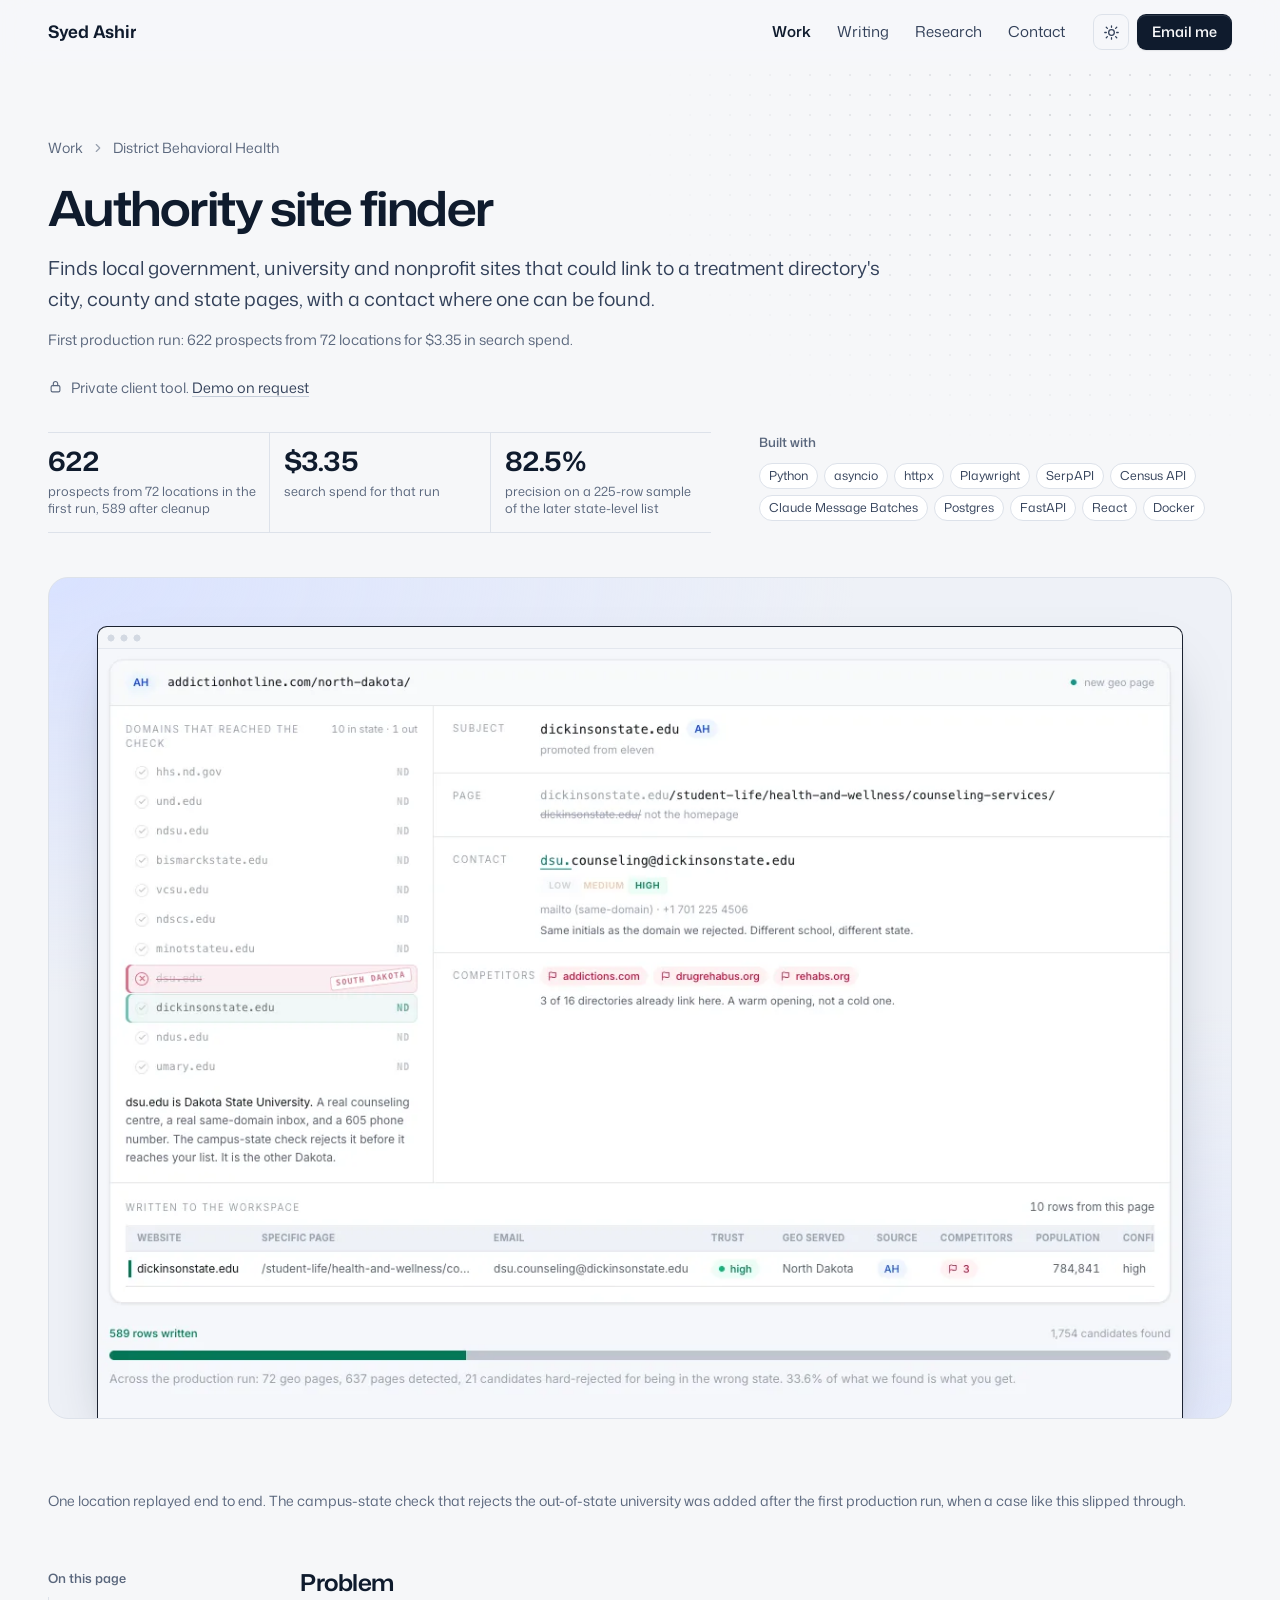
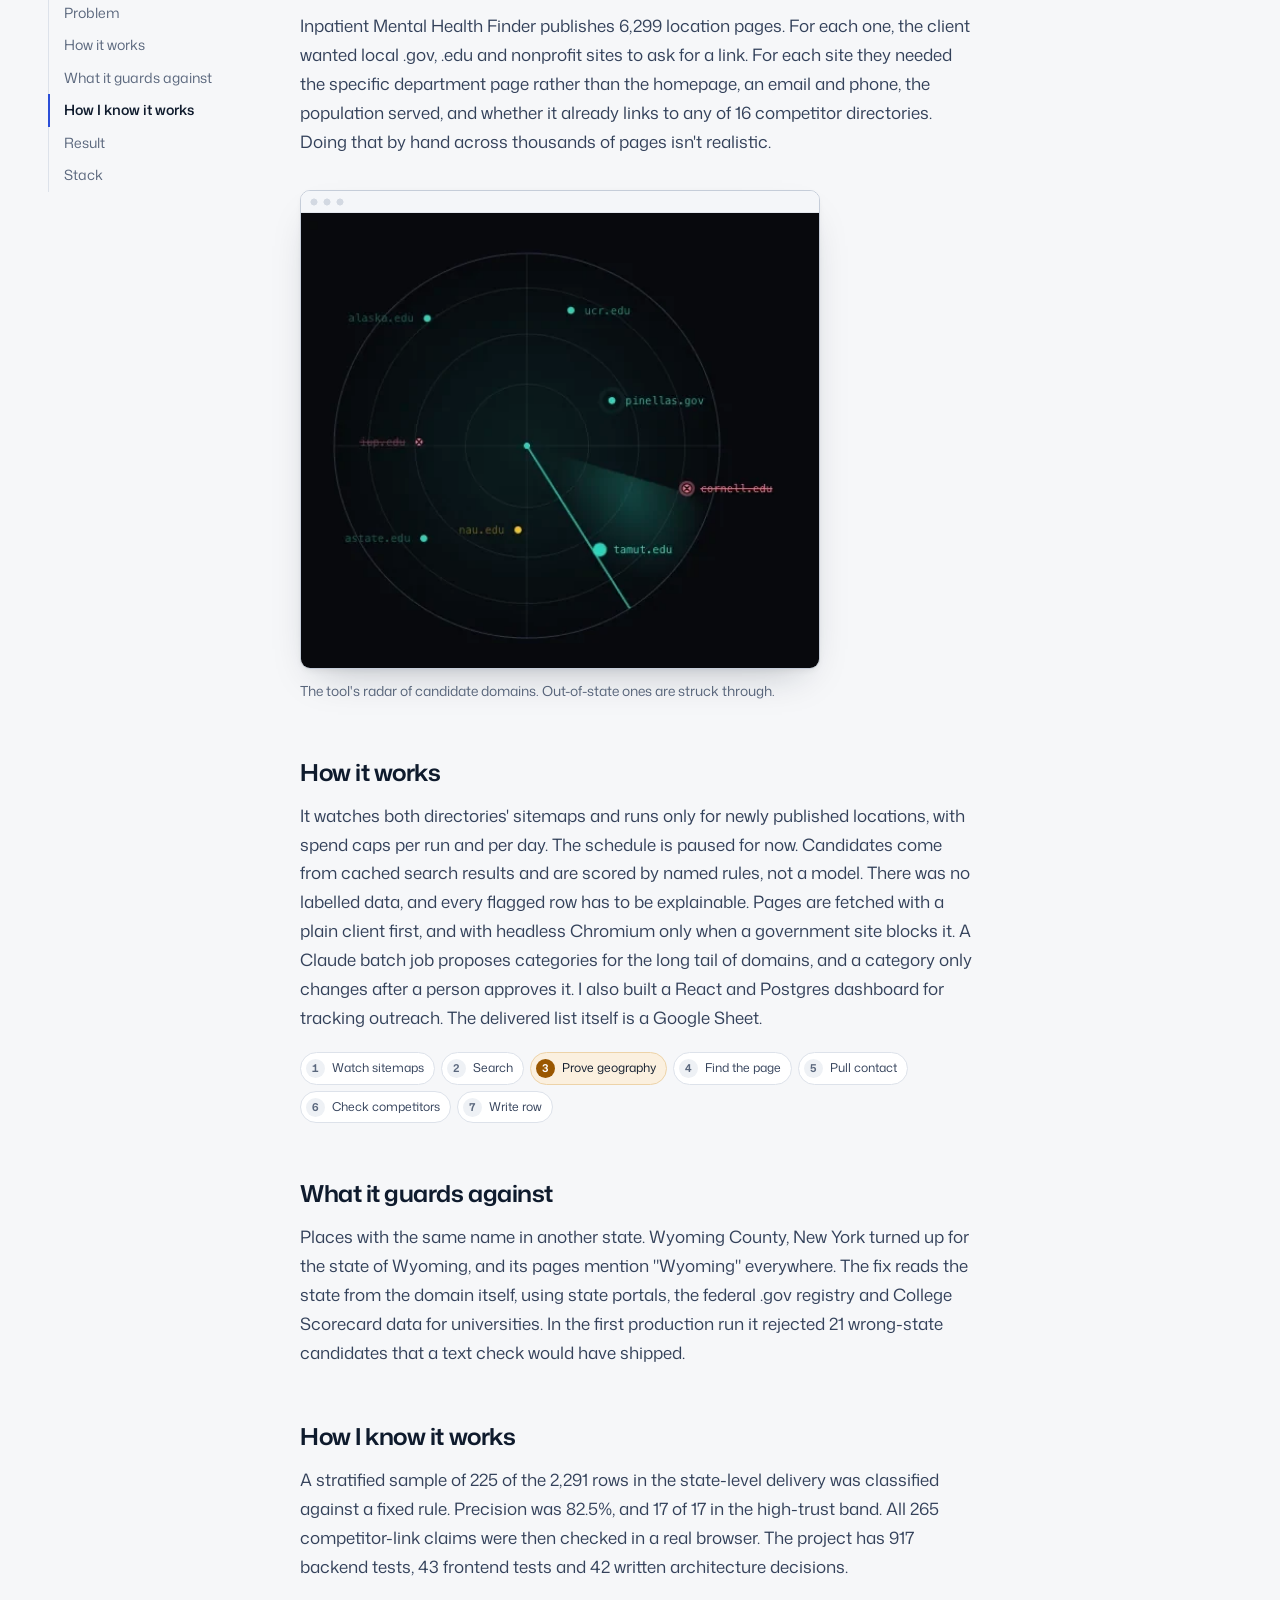
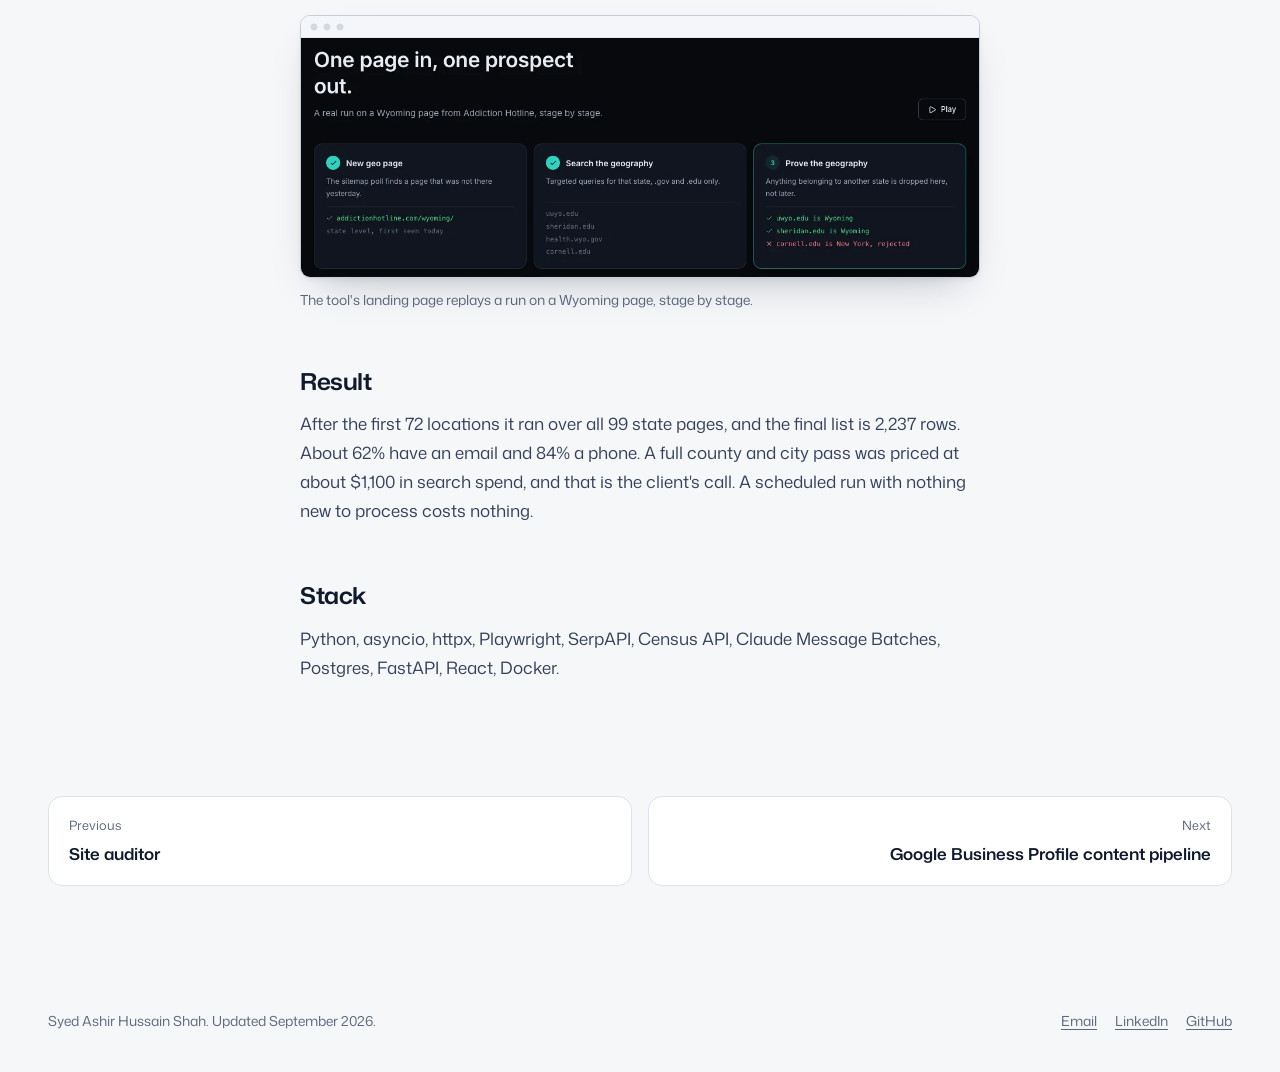
<file: case-studies/authority-finder.html>
<!doctype html>
<html lang="en" data-theme="light">
<head>
  <meta charset="utf-8">
  <meta name="viewport" content="width=device-width, initial-scale=1">
  <title>Authority site finder, case study</title>
  <meta name="description" content="Finds local government, university and nonprofit sites that could link to a treatment directory&#x27;s city, county and state pages, with a contact where one can be found.">
  <meta name="theme-color" content="#f6f7f9">
  <meta property="og:title" content="Authority site finder, case study">
  <meta property="og:description" content="Finds local government, university and nonprofit sites that could link to a treatment directory&#x27;s city, county and state pages, with a contact where one can be found.">
  <meta property="og:type" content="website">
  <meta property="og:image" content="https://syedashir.com/assets/og.png">
  <meta name="twitter:card" content="summary_large_image">
  <link rel="icon" href="../icon.svg" type="image/svg+xml">
  <link rel="icon" href="../icon-32.png" type="image/png" sizes="32x32">
  <link rel="apple-touch-icon" href="../apple-touch-icon.png">
  <script>try{var t=localStorage.getItem("theme");if(t==="dark"||t==="light")document.documentElement.setAttribute("data-theme",t)}catch(e){}</script>
  <link rel="preconnect" href="https://fonts.googleapis.com">
  <link rel="preconnect" href="https://fonts.gstatic.com" crossorigin>
  <link rel="stylesheet" href="https://fonts.googleapis.com/css2?family=Mona+Sans:wdth,wght@75..125,200..900&family=JetBrains+Mono:wght@400;500&display=swap">
  <link rel="stylesheet" href="../styles.css">
</head>
<body>
<a class="skip" href="#main">Skip to content</a>
<header class="topbar">
  <div class="wrap">
    <a class="brand" href="../index.html"><span class="brand-name">Syed Ashir</span></a>
    <nav class="nav-links" aria-label="Primary">
      <a href="../index.html#work" aria-current="page">Work</a>
      <a href="../index.html#writing">Writing</a>
      <a href="../index.html#research">Research</a>
      <a href="../index.html#contact">Contact</a>
    </nav>
    <div class="topbar-actions">
      <button class="icon-btn" id="theme-toggle" type="button" aria-label="Switch to dark theme"><svg class="theme-icon-light" viewBox="0 0 24 24" fill="none" stroke="currentColor" stroke-width="1.8" stroke-linecap="round" aria-hidden="true"><circle cx="12" cy="12" r="4"/><path d="M12 2.5v2.2M12 19.3v2.2M4.6 4.6l1.6 1.6M17.8 17.8l1.6 1.6M2.5 12h2.2M19.3 12h2.2M4.6 19.4l1.6-1.6M17.8 6.2l1.6-1.6"/></svg><svg class="theme-icon-dark" viewBox="0 0 24 24" fill="none" stroke="currentColor" stroke-width="1.8" stroke-linecap="round" stroke-linejoin="round" aria-hidden="true"><path d="M20 14.5A8 8 0 0 1 9.5 4a8 8 0 1 0 10.5 10.5z"/></svg></button>
      <a class="btn btn-primary btn-sm" href="https://mail.google.com/mail/?view=cm&amp;fs=1&amp;to=meetashirr@gmail.com" target="_blank" rel="noopener">Email me</a>
    </div>
  </div>
</header>
<main id="main">
<header class="doc-head">
  <div class="wrap">
    <p class="crumbs"><a href="../index.html#work">Work</a><svg viewBox="0 0 24 24" fill="none" stroke="currentColor" stroke-width="2" stroke-linecap="round" stroke-linejoin="round" aria-hidden="true"><path d="M9 6l6 6-6 6"/></svg><a href="../index.html#authority-finder">District Behavioral Health</a></p>
    <h1 class="display">Authority site finder</h1>
    <p class="lede">Finds local government, university and nonprofit sites that could link to a treatment directory's city, county and state pages, with a contact where one can be found.</p>
    <p class="project-role">First production run: 622 prospects from 72 locations for $3.35 in search spend.</p>
    <div class="doc-actions"><span class="tool-note"><svg viewBox="0 0 24 24" fill="none" stroke="currentColor" stroke-width="1.8" stroke-linecap="round" stroke-linejoin="round" aria-hidden="true"><rect x="5" y="10.5" width="14" height="10" rx="2.2"/><path d="M8.5 10.5V7.5a3.5 3.5 0 0 1 7 0v3"/></svg><span>Private client tool. <a href="https://mail.google.com/mail/?view=cm&amp;fs=1&amp;to=meetashirr@gmail.com" target="_blank" rel="noopener">Demo on request</a></span></span></div>
    <div class="doc-meta">
      <ul class="metrics"><li><b>622</b><span>prospects from 72 locations in the first run, 589 after cleanup</span></li><li><b>$3.35</b><span>search spend for that run</span></li><li><b>82.5%</b><span>precision on a 225-row sample of the later state-level list</span></li></ul>
      <div class="stack-block"><p>Built with</p><ul class="chips"><li>Python</li><li>asyncio</li><li>httpx</li><li>Playwright</li><li>SerpAPI</li><li>Census API</li><li>Claude Message Batches</li><li>Postgres</li><li>FastAPI</li><li>React</li><li>Docker</li></ul></div>
    </div>
  </div>
</header>
<div class="wrap doc-figure"><div class="visual hero-shot is-dark"><figure class="shot"><img src="../assets/mhd-casefile.webp" width="1140" height="810" alt="One location worked end to end: eleven candidate domains, one rejected for being a university in a different state, the chosen counseling page, its contact, and the competitor directories that already link to it."></figure></div></div>
<p class="wrap hero-caption">One location replayed end to end. The campus-state check that rejects the out-of-state university was added after the first production run, when a case like this slipped through.</p>
<div class="wrap doc-body">
  <nav class="toc" aria-label="On this page"><p>On this page</p><ol><li><a href="#problem">Problem</a></li><li><a href="#how-it-works">How it works</a></li><li><a href="#what-it-guards-against">What it guards against</a></li><li><a href="#how-i-know-it-works">How I know it works</a></li><li><a href="#result">Result</a></li><li><a href="#stack">Stack</a></li></ol></nav>
  <article class="prose">
<h2 id="problem">Problem</h2>
<p>Inpatient Mental Health Finder publishes 6,299 location pages. For each one, the client wanted local .gov, .edu and nonprofit sites to ask for a link. For each site they needed the specific department page rather than the homepage, an email and phone, the population served, and whether it already links to any of 16 competitor directories. Doing that by hand across thousands of pages isn't realistic.</p>
<figure><div class="shot" style="max-width:520px"><img loading="lazy" src="../assets/finder-radar.webp" width="500" height="440" alt="The tool's radar of candidate .edu and .gov domains, with out-of-state ones struck through."></div><figcaption>The tool's radar of candidate domains. Out-of-state ones are struck through.</figcaption></figure>
<h2 id="how-it-works">How it works</h2>
<p>It watches both directories' sitemaps and runs only for newly published locations, with spend caps per run and per day. The schedule is paused for now. Candidates come from cached search results and are scored by named rules, not a model. There was no labelled data, and every flagged row has to be explainable. Pages are fetched with a plain client first, and with headless Chromium only when a government site blocks it. A Claude batch job proposes categories for the long tail of domains, and a category only changes after a person approves it. I also built a React and Postgres dashboard for tracking outreach. The delivered list itself is a Google Sheet.</p>
<p class="visually-hidden">Pipeline stages, in order:</p><ol class="steps"><li>Watch sitemaps</li><li>Search</li><li class="hot">Prove geography</li><li>Find the page</li><li>Pull contact</li><li>Check competitors</li><li>Write row</li></ol>
<h2 id="what-it-guards-against">What it guards against</h2>
<p>Places with the same name in another state. Wyoming County, New York turned up for the state of Wyoming, and its pages mention "Wyoming" everywhere. The fix reads the state from the domain itself, using state portals, the federal .gov registry and College Scorecard data for universities. In the first production run it rejected 21 wrong-state candidates that a text check would have shipped.</p>
<h2 id="how-i-know-it-works">How I know it works</h2>
<p>A stratified sample of 225 of the 2,291 rows in the state-level delivery was classified against a fixed rule. Precision was 82.5%, and 17 of 17 in the high-trust band. All 265 competitor-link claims were then checked in a real browser. The project has 917 backend tests, 43 frontend tests and 42 written architecture decisions.</p>
<figure><div class="shot"><img src="../assets/finder-steps.webp" width="1160" height="410" loading="lazy" alt="Three stages of a replayed run: a new geo page, the geography search, and proving the geography, where cornell.edu is rejected for being in New York."></div><figcaption>The tool's landing page replays a run on a Wyoming page, stage by stage.</figcaption></figure>
<h2 id="result">Result</h2>
<p>After the first 72 locations it ran over all 99 state pages, and the final list is 2,237 rows. About 62% have an email and 84% a phone. A full county and city pass was priced at about $1,100 in search spend, and that is the client's call. A scheduled run with nothing new to process costs nothing.</p>
<h2 id="stack">Stack</h2>
<p>Python, asyncio, httpx, Playwright, SerpAPI, Census API, Claude Message Batches, Postgres, FastAPI, React, Docker.</p>

  </article>
</div>
<nav class="pager wrap" aria-label="More case studies"><a class="prev" href="site-auditor.html"><small>Previous</small><b>Site auditor</b></a><a class="next" href="gbp-pipeline.html"><small>Next</small><b>Google Business Profile content pipeline</b></a></nav>
</main>
<footer class="site-foot">
  <div class="wrap">
    <p style="margin:0">Syed Ashir Hussain Shah. Updated September 2026.</p>
    <nav aria-label="Elsewhere">
      <a href="https://mail.google.com/mail/?view=cm&amp;fs=1&amp;to=meetashirr@gmail.com" target="_blank" rel="noopener">Email</a>
      <a href="https://linkedin.com/in/syedashir">LinkedIn</a>
      <a href="https://github.com/sydashir">GitHub</a>
    </nav>
  </div>
</footer>
<script src="../script.js"></script>
</body>
</html>
</file>
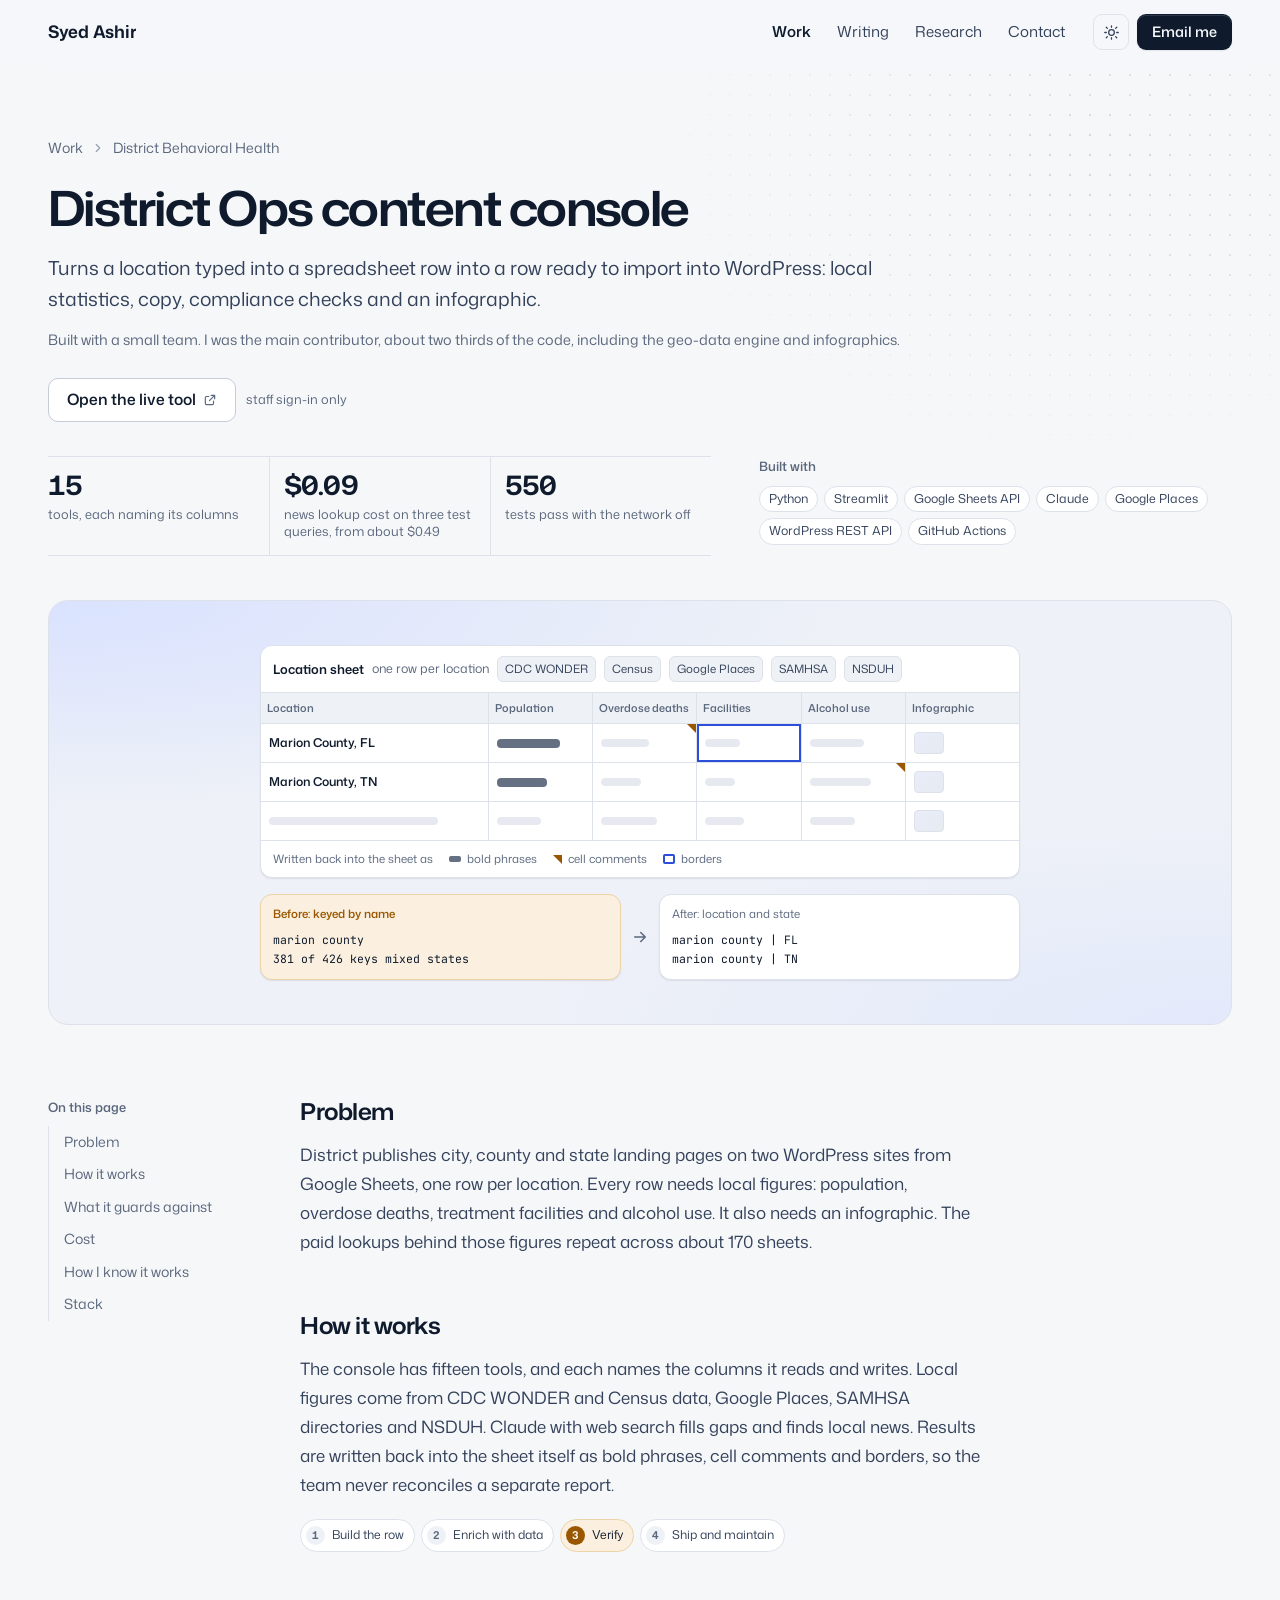
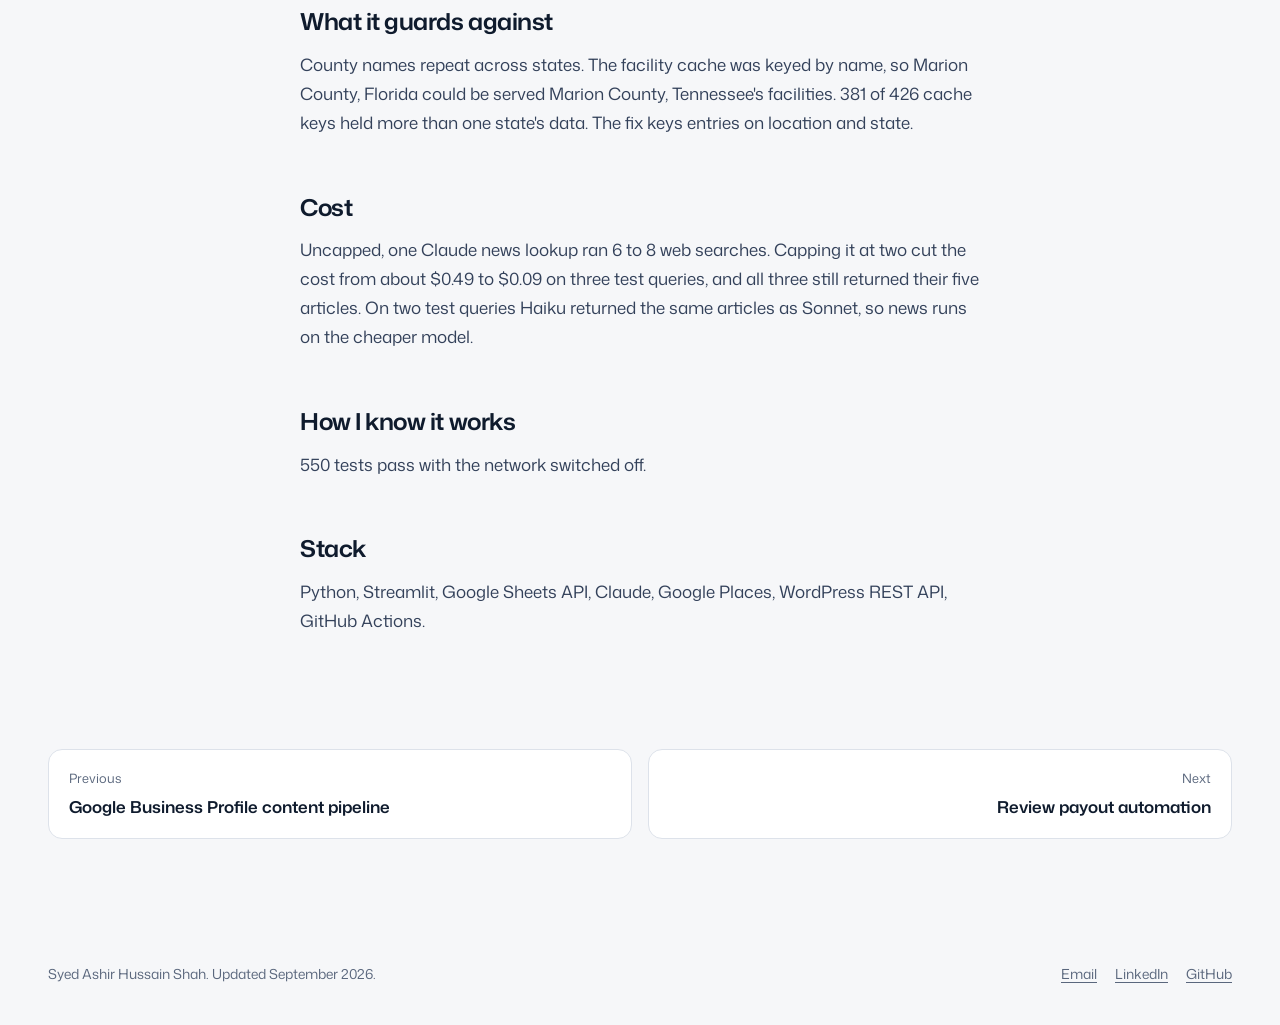
<file: case-studies/district-ops.html>
<!doctype html>
<html lang="en" data-theme="light">
<head>
  <meta charset="utf-8">
  <meta name="viewport" content="width=device-width, initial-scale=1">
  <title>District Ops content console, case study</title>
  <meta name="description" content="Turns a location typed into a spreadsheet row into a row ready to import into WordPress: local statistics, copy, compliance checks and an infographic.">
  <meta name="theme-color" content="#f6f7f9">
  <meta property="og:title" content="District Ops content console, case study">
  <meta property="og:description" content="Turns a location typed into a spreadsheet row into a row ready to import into WordPress: local statistics, copy, compliance checks and an infographic.">
  <meta property="og:type" content="website">
  <meta property="og:image" content="https://syedashir.com/assets/og.png">
  <meta name="twitter:card" content="summary_large_image">
  <link rel="icon" href="../icon.svg" type="image/svg+xml">
  <link rel="icon" href="../icon-32.png" type="image/png" sizes="32x32">
  <link rel="apple-touch-icon" href="../apple-touch-icon.png">
  <script>try{var t=localStorage.getItem("theme");if(t==="dark"||t==="light")document.documentElement.setAttribute("data-theme",t)}catch(e){}</script>
  <link rel="preconnect" href="https://fonts.googleapis.com">
  <link rel="preconnect" href="https://fonts.gstatic.com" crossorigin>
  <link rel="stylesheet" href="https://fonts.googleapis.com/css2?family=Mona+Sans:wdth,wght@75..125,200..900&family=JetBrains+Mono:wght@400;500&display=swap">
  <link rel="stylesheet" href="../styles.css">
</head>
<body>
<a class="skip" href="#main">Skip to content</a>
<header class="topbar">
  <div class="wrap">
    <a class="brand" href="../index.html"><span class="brand-name">Syed Ashir</span></a>
    <nav class="nav-links" aria-label="Primary">
      <a href="../index.html#work" aria-current="page">Work</a>
      <a href="../index.html#writing">Writing</a>
      <a href="../index.html#research">Research</a>
      <a href="../index.html#contact">Contact</a>
    </nav>
    <div class="topbar-actions">
      <button class="icon-btn" id="theme-toggle" type="button" aria-label="Switch to dark theme"><svg class="theme-icon-light" viewBox="0 0 24 24" fill="none" stroke="currentColor" stroke-width="1.8" stroke-linecap="round" aria-hidden="true"><circle cx="12" cy="12" r="4"/><path d="M12 2.5v2.2M12 19.3v2.2M4.6 4.6l1.6 1.6M17.8 17.8l1.6 1.6M2.5 12h2.2M19.3 12h2.2M4.6 19.4l1.6-1.6M17.8 6.2l1.6-1.6"/></svg><svg class="theme-icon-dark" viewBox="0 0 24 24" fill="none" stroke="currentColor" stroke-width="1.8" stroke-linecap="round" stroke-linejoin="round" aria-hidden="true"><path d="M20 14.5A8 8 0 0 1 9.5 4a8 8 0 1 0 10.5 10.5z"/></svg></button>
      <a class="btn btn-primary btn-sm" href="https://mail.google.com/mail/?view=cm&amp;fs=1&amp;to=meetashirr@gmail.com" target="_blank" rel="noopener">Email me</a>
    </div>
  </div>
</header>
<main id="main">
<header class="doc-head">
  <div class="wrap">
    <p class="crumbs"><a href="../index.html#work">Work</a><svg viewBox="0 0 24 24" fill="none" stroke="currentColor" stroke-width="2" stroke-linecap="round" stroke-linejoin="round" aria-hidden="true"><path d="M9 6l6 6-6 6"/></svg><a href="../index.html#district-ops">District Behavioral Health</a></p>
    <h1 class="display">District Ops content console</h1>
    <p class="lede">Turns a location typed into a spreadsheet row into a row ready to import into WordPress: local statistics, copy, compliance checks and an infographic.</p>
    <p class="project-role">Built with a small team. I was the main contributor, about two thirds of the code, including the geo-data engine and infographics.</p>
    <div class="doc-actions"><span class="tool-group"><a class="btn btn-ghost tool-link" href="https://ai-tool.districtbhg.com/" target="_blank" rel="noopener">Open the live tool<svg class="ext" viewBox="0 0 24 24" fill="none" stroke="currentColor" stroke-width="2" stroke-linecap="round" stroke-linejoin="round" aria-hidden="true"><path d="M14 4h6v6M20 4l-9 9"/><path d="M18 14v4a2 2 0 0 1-2 2H6a2 2 0 0 1-2-2V8a2 2 0 0 1 2-2h4"/></svg><span class="visually-hidden"> (opens in a new tab)</span></a><span class="tool-hint">staff sign-in only</span></span></div>
    <div class="doc-meta">
      <ul class="metrics"><li><b>15</b><span>tools, each naming its columns</span></li><li><b>$0.09</b><span>news lookup cost on three test queries, from about $0.49</span></li><li><b>550</b><span>tests pass with the network off</span></li></ul>
      <div class="stack-block"><p>Built with</p><ul class="chips"><li>Python</li><li>Streamlit</li><li>Google Sheets API</li><li>Claude</li><li>Google Places</li><li>WordPress REST API</li><li>GitHub Actions</li></ul></div>
    </div>
  </div>
</header>
<div class="wrap doc-figure"><div class="visual viz" role="img" aria-label="Diagram: a location row in the Google Sheet gets local figures from CDC WONDER, Census, Google Places, SAMHSA and NSDUH, written back as bold phrases, cell comments and borders. The facility cache was keyed by location name alone, so Marion County, Florida and Marion County, Tennessee shared an entry; it is now keyed on location and state.">
  <div class="viz-inner">
  <div class="viz-card sheet">
    <div class="sheet-top"><b>Location sheet</b><span>one row per location</span>
      <span class="src">CDC WONDER</span><span class="src">Census</span><span class="src">Google Places</span><span class="src">SAMHSA</span><span class="src">NSDUH</span>
    </div>
    <table>
      <thead><tr><th style="width:30%">Location</th><th>Population</th><th class="opt">Overdose deaths</th><th>Facilities</th><th class="opt">Alcohol use</th><th class="opt2" style="width:15%">Infographic</th></tr></thead>
      <tbody>
        <tr><td class="loc">Marion County, FL</td><td><span class="sk bold" style="--w:72%"></span></td><td class="opt cmt"><span class="sk" style="--w:55%"></span></td><td class="brd"><span class="sk" style="--w:40%"></span></td><td class="opt"><span class="sk" style="--w:62%"></span></td><td class="opt2"><span class="thumb"></span></td></tr>
        <tr><td class="loc">Marion County, TN</td><td><span class="sk bold" style="--w:58%"></span></td><td class="opt"><span class="sk" style="--w:46%"></span></td><td><span class="sk" style="--w:34%"></span></td><td class="opt cmt"><span class="sk" style="--w:70%"></span></td><td class="opt2"><span class="thumb"></span></td></tr>
        <tr><td class="loc"><span class="sk" style="--w:80%"></span></td><td><span class="sk" style="--w:50%"></span></td><td class="opt"><span class="sk" style="--w:64%"></span></td><td><span class="sk" style="--w:44%"></span></td><td class="opt"><span class="sk" style="--w:52%"></span></td><td class="opt2"><span class="thumb"></span></td></tr>
      </tbody>
    </table>
    <div class="sheet-legend"><span>Written back into the sheet as</span><span><i class="lg lg-bold"></i>bold phrases</span><span><i class="lg lg-cmt"></i>cell comments</span><span><i class="lg lg-brd"></i>borders</span></div>
  </div>
  <div class="keyfix">
    <div class="viz-card bad-card"><p class="kf-title">Before: keyed by name</p><code>marion county</code><code>381 of 426 keys mixed states</code></div>
    <div class="arrow"><svg viewBox="0 0 24 24" fill="none" stroke="currentColor" stroke-width="2" stroke-linecap="round" stroke-linejoin="round" aria-hidden="true"><path d="M5 12h14M13 6l6 6-6 6"/></svg></div>
    <div class="viz-card"><p class="kf-title">After: location and state</p><code>marion county | FL</code><code>marion county | TN</code></div>
  </div>
  </div>
</div></div>
<div class="wrap doc-body">
  <nav class="toc" aria-label="On this page"><p>On this page</p><ol><li><a href="#problem">Problem</a></li><li><a href="#how-it-works">How it works</a></li><li><a href="#what-it-guards-against">What it guards against</a></li><li><a href="#cost">Cost</a></li><li><a href="#how-i-know-it-works">How I know it works</a></li><li><a href="#stack">Stack</a></li></ol></nav>
  <article class="prose">
<h2 id="problem">Problem</h2>
<p>District publishes city, county and state landing pages on two WordPress sites from Google Sheets, one row per location. Every row needs local figures: population, overdose deaths, treatment facilities and alcohol use. It also needs an infographic. The paid lookups behind those figures repeat across about 170 sheets.</p>
<h2 id="how-it-works">How it works</h2>
<p>The console has fifteen tools, and each names the columns it reads and writes. Local figures come from CDC WONDER and Census data, Google Places, SAMHSA directories and NSDUH. Claude with web search fills gaps and finds local news. Results are written back into the sheet itself as bold phrases, cell comments and borders, so the team never reconciles a separate report.</p>
<p class="visually-hidden">Pipeline stages, in order:</p><ol class="steps"><li>Build the row</li><li>Enrich with data</li><li class="hot">Verify</li><li>Ship and maintain</li></ol>
<h2 id="what-it-guards-against">What it guards against</h2>
<p>County names repeat across states. The facility cache was keyed by name, so Marion County, Florida could be served Marion County, Tennessee's facilities. 381 of 426 cache keys held more than one state's data. The fix keys entries on location and state.</p>
<h2 id="cost">Cost</h2>
<p>Uncapped, one Claude news lookup ran 6 to 8 web searches. Capping it at two cut the cost from about $0.49 to $0.09 on three test queries, and all three still returned their five articles. On two test queries Haiku returned the same articles as Sonnet, so news runs on the cheaper model.</p>
<h2 id="how-i-know-it-works">How I know it works</h2>
<p>550 tests pass with the network switched off.</p>
<h2 id="stack">Stack</h2>
<p>Python, Streamlit, Google Sheets API, Claude, Google Places, WordPress REST API, GitHub Actions.</p>

  </article>
</div>
<nav class="pager wrap" aria-label="More case studies"><a class="prev" href="gbp-pipeline.html"><small>Previous</small><b>Google Business Profile content pipeline</b></a><a class="next" href="review-payouts.html"><small>Next</small><b>Review payout automation</b></a></nav>
</main>
<footer class="site-foot">
  <div class="wrap">
    <p style="margin:0">Syed Ashir Hussain Shah. Updated September 2026.</p>
    <nav aria-label="Elsewhere">
      <a href="https://mail.google.com/mail/?view=cm&amp;fs=1&amp;to=meetashirr@gmail.com" target="_blank" rel="noopener">Email</a>
      <a href="https://linkedin.com/in/syedashir">LinkedIn</a>
      <a href="https://github.com/sydashir">GitHub</a>
    </nav>
  </div>
</footer>
<script src="../script.js"></script>
</body>
</html>
</file>
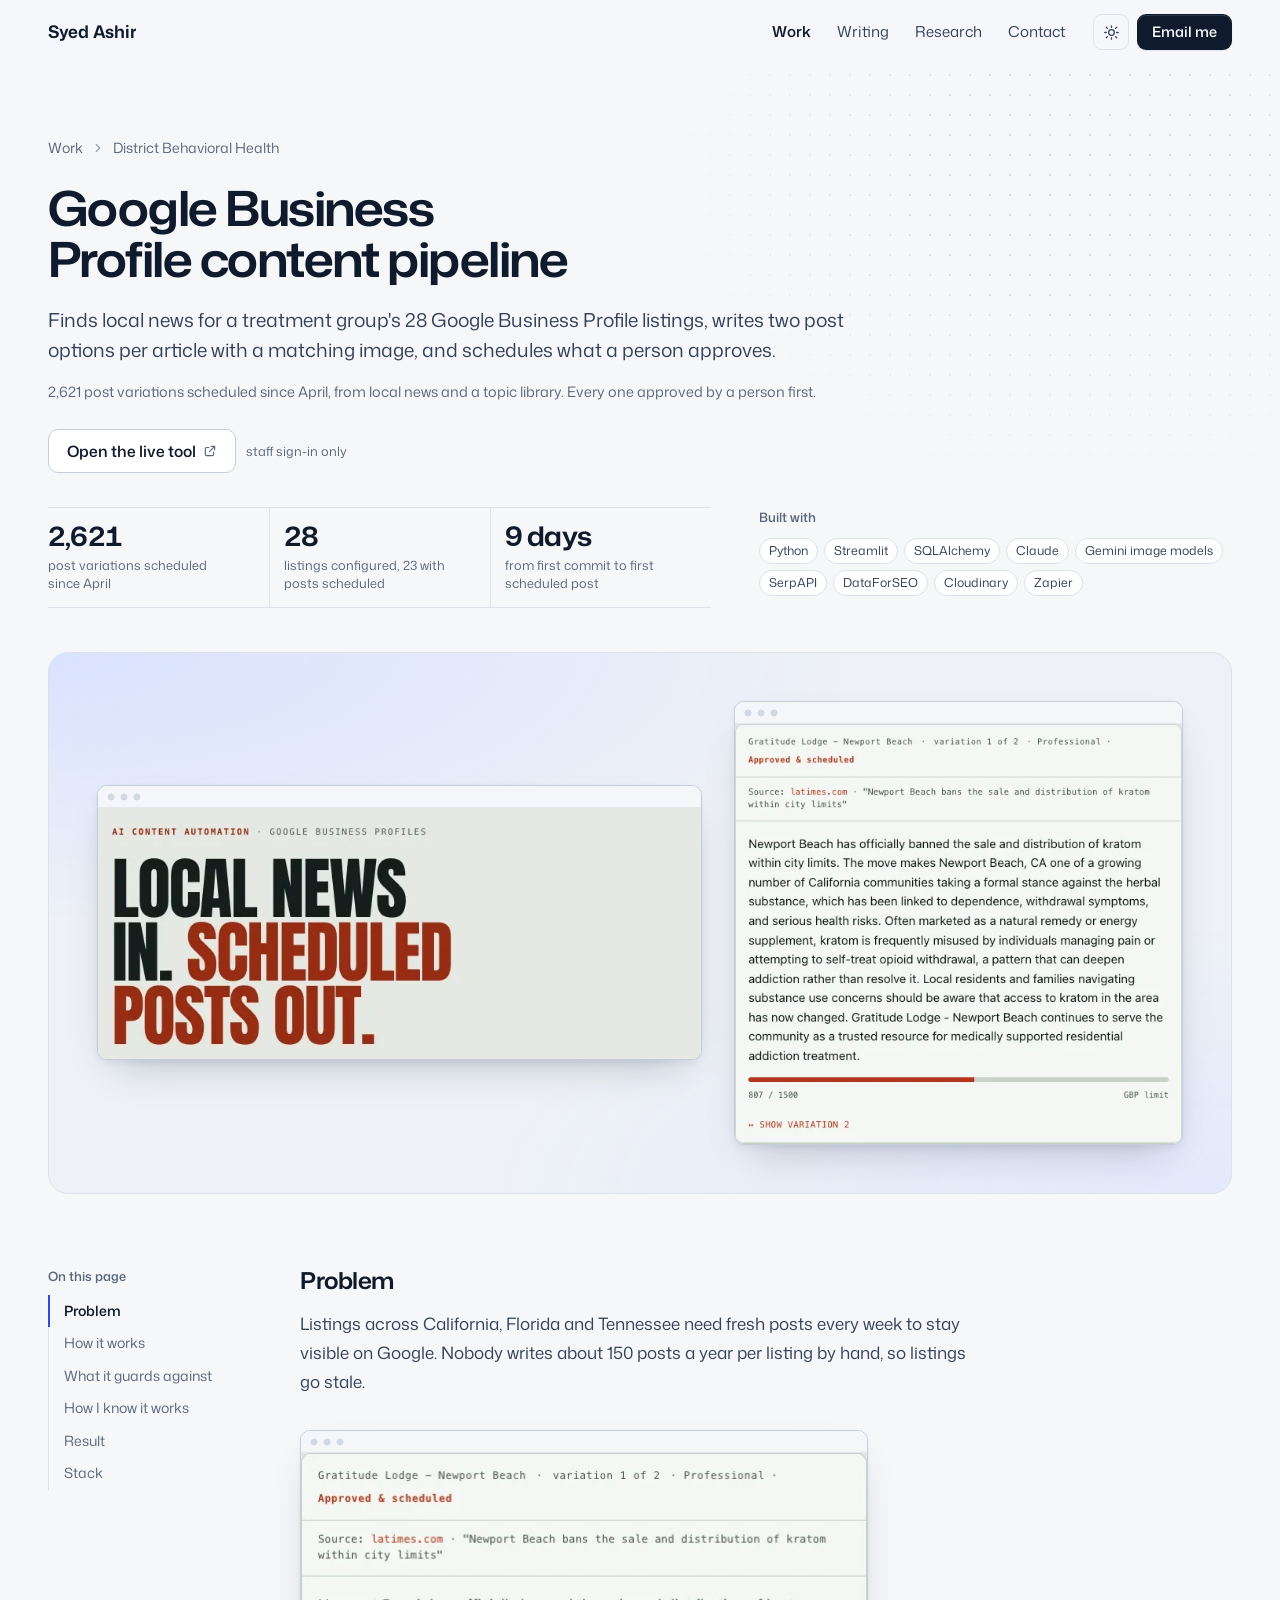
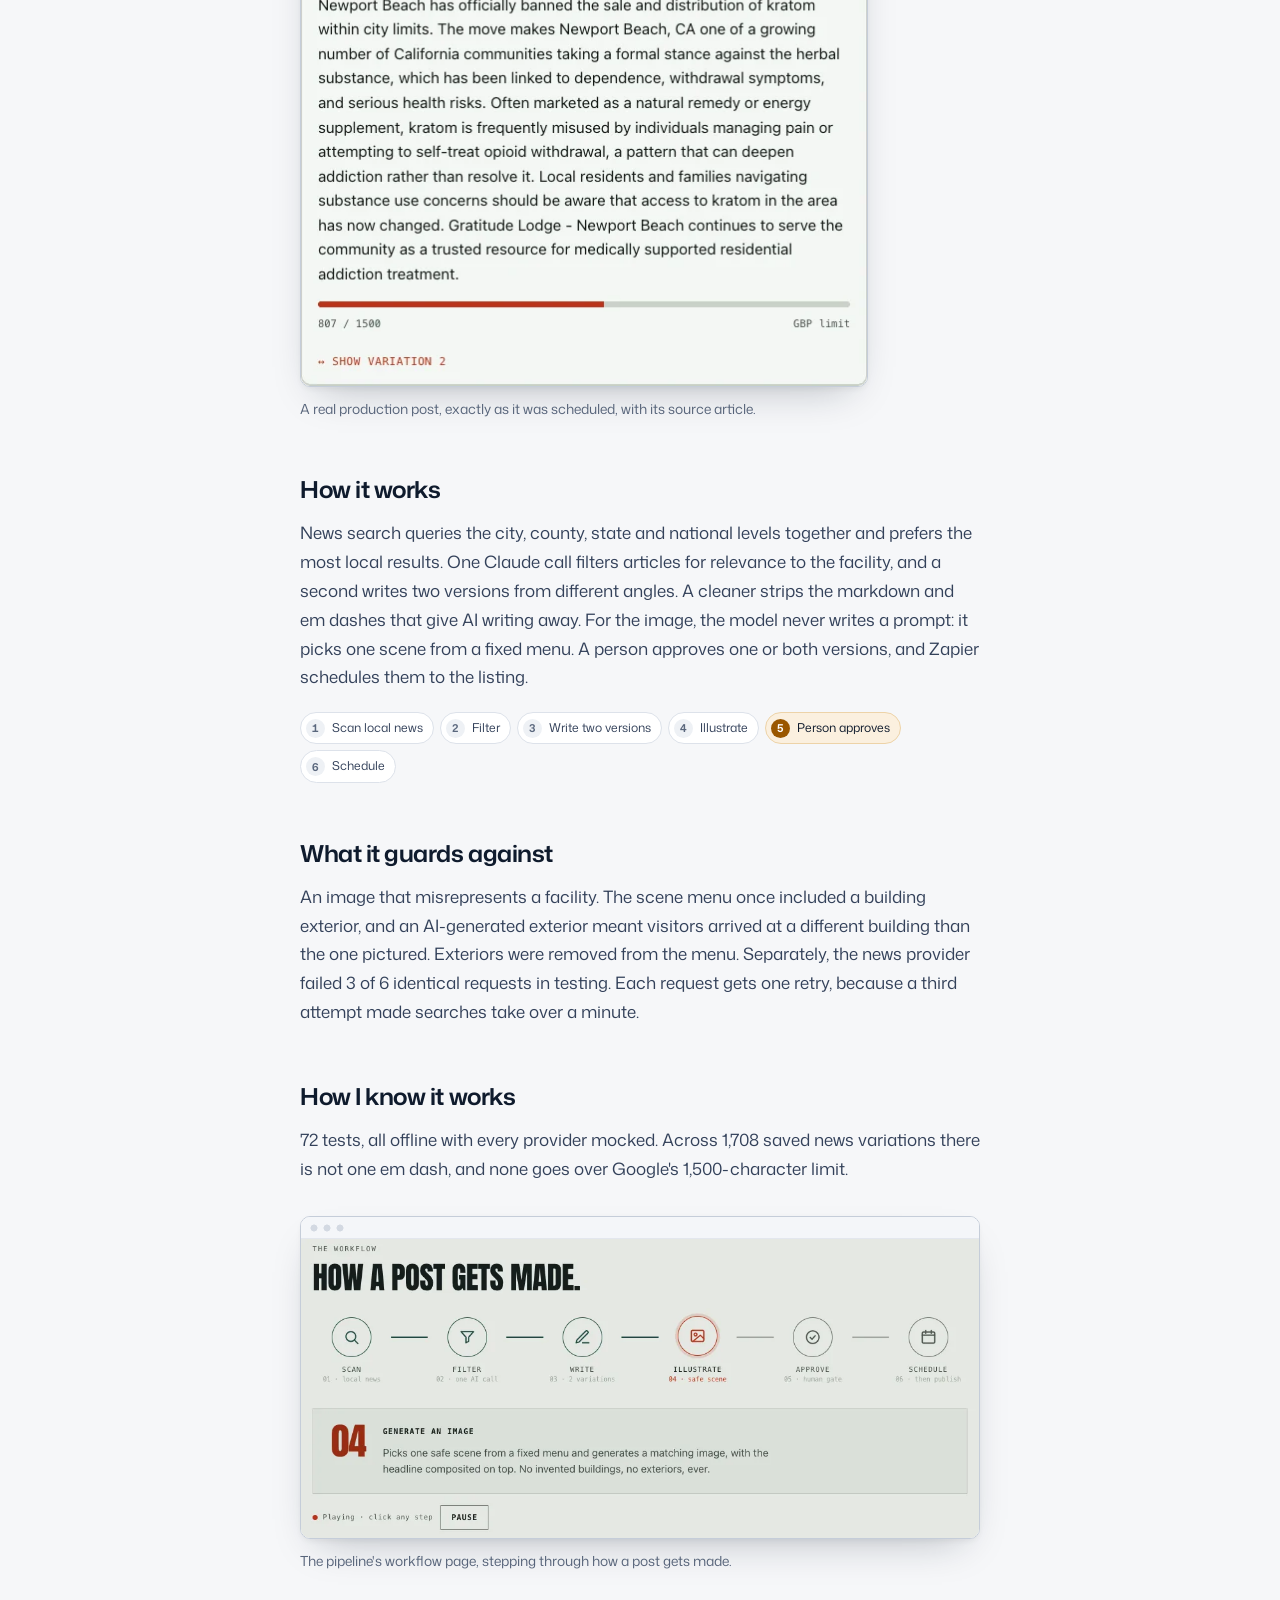
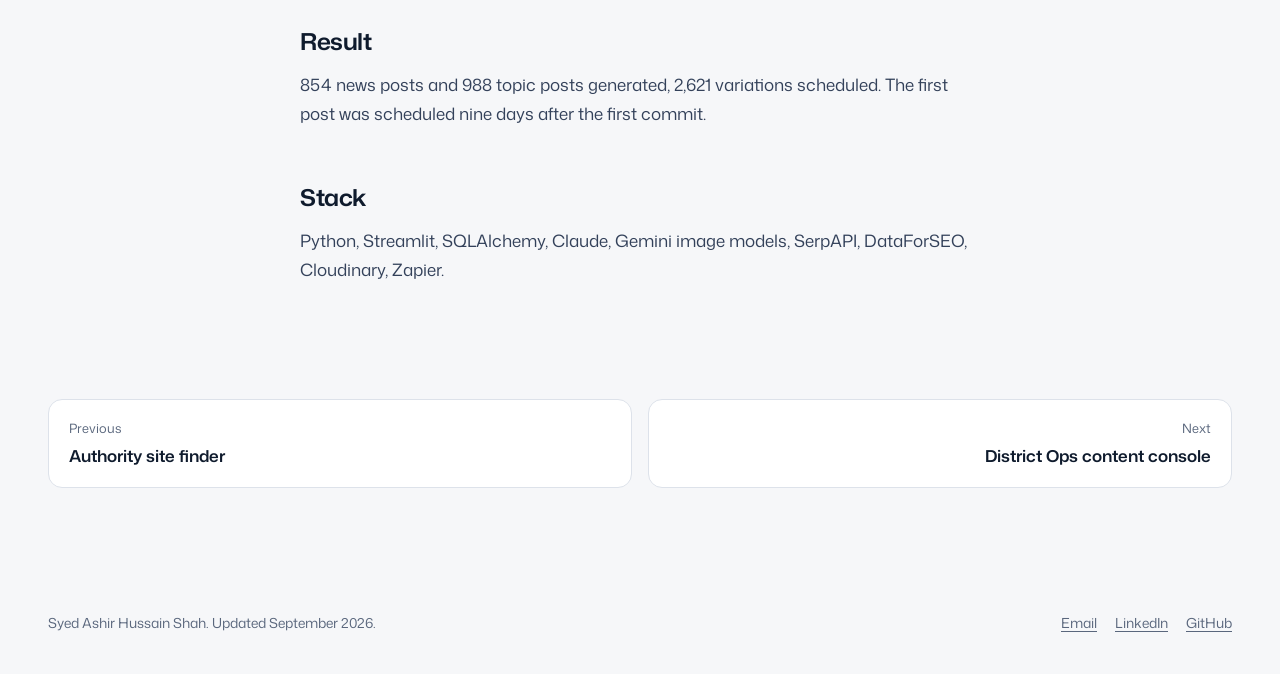
<file: case-studies/gbp-pipeline.html>
<!doctype html>
<html lang="en" data-theme="light">
<head>
  <meta charset="utf-8">
  <meta name="viewport" content="width=device-width, initial-scale=1">
  <title>Google Business Profile content pipeline, case study</title>
  <meta name="description" content="Finds local news for a treatment group&#x27;s 28 Google Business Profile listings, writes two post options per article with a matching image, and schedules what a person approves.">
  <meta name="theme-color" content="#f6f7f9">
  <meta property="og:title" content="Google Business Profile content pipeline, case study">
  <meta property="og:description" content="Finds local news for a treatment group&#x27;s 28 Google Business Profile listings, writes two post options per article with a matching image, and schedules what a person approves.">
  <meta property="og:type" content="website">
  <meta property="og:image" content="https://syedashir.com/assets/og.png">
  <meta name="twitter:card" content="summary_large_image">
  <link rel="icon" href="../icon.svg" type="image/svg+xml">
  <link rel="icon" href="../icon-32.png" type="image/png" sizes="32x32">
  <link rel="apple-touch-icon" href="../apple-touch-icon.png">
  <script>try{var t=localStorage.getItem("theme");if(t==="dark"||t==="light")document.documentElement.setAttribute("data-theme",t)}catch(e){}</script>
  <link rel="preconnect" href="https://fonts.googleapis.com">
  <link rel="preconnect" href="https://fonts.gstatic.com" crossorigin>
  <link rel="stylesheet" href="https://fonts.googleapis.com/css2?family=Mona+Sans:wdth,wght@75..125,200..900&family=JetBrains+Mono:wght@400;500&display=swap">
  <link rel="stylesheet" href="../styles.css">
</head>
<body>
<a class="skip" href="#main">Skip to content</a>
<header class="topbar">
  <div class="wrap">
    <a class="brand" href="../index.html"><span class="brand-name">Syed Ashir</span></a>
    <nav class="nav-links" aria-label="Primary">
      <a href="../index.html#work" aria-current="page">Work</a>
      <a href="../index.html#writing">Writing</a>
      <a href="../index.html#research">Research</a>
      <a href="../index.html#contact">Contact</a>
    </nav>
    <div class="topbar-actions">
      <button class="icon-btn" id="theme-toggle" type="button" aria-label="Switch to dark theme"><svg class="theme-icon-light" viewBox="0 0 24 24" fill="none" stroke="currentColor" stroke-width="1.8" stroke-linecap="round" aria-hidden="true"><circle cx="12" cy="12" r="4"/><path d="M12 2.5v2.2M12 19.3v2.2M4.6 4.6l1.6 1.6M17.8 17.8l1.6 1.6M2.5 12h2.2M19.3 12h2.2M4.6 19.4l1.6-1.6M17.8 6.2l1.6-1.6"/></svg><svg class="theme-icon-dark" viewBox="0 0 24 24" fill="none" stroke="currentColor" stroke-width="1.8" stroke-linecap="round" stroke-linejoin="round" aria-hidden="true"><path d="M20 14.5A8 8 0 0 1 9.5 4a8 8 0 1 0 10.5 10.5z"/></svg></button>
      <a class="btn btn-primary btn-sm" href="https://mail.google.com/mail/?view=cm&amp;fs=1&amp;to=meetashirr@gmail.com" target="_blank" rel="noopener">Email me</a>
    </div>
  </div>
</header>
<main id="main">
<header class="doc-head">
  <div class="wrap">
    <p class="crumbs"><a href="../index.html#work">Work</a><svg viewBox="0 0 24 24" fill="none" stroke="currentColor" stroke-width="2" stroke-linecap="round" stroke-linejoin="round" aria-hidden="true"><path d="M9 6l6 6-6 6"/></svg><a href="../index.html#gbp-pipeline">District Behavioral Health</a></p>
    <h1 class="display">Google Business Profile content pipeline</h1>
    <p class="lede">Finds local news for a treatment group's 28 Google Business Profile listings, writes two post options per article with a matching image, and schedules what a person approves.</p>
    <p class="project-role">2,621 post variations scheduled since April, from local news and a topic library. Every one approved by a person first.</p>
    <div class="doc-actions"><span class="tool-group"><a class="btn btn-ghost tool-link" href="https://gbp-autopost.districtbhg.com/" target="_blank" rel="noopener">Open the live tool<svg class="ext" viewBox="0 0 24 24" fill="none" stroke="currentColor" stroke-width="2" stroke-linecap="round" stroke-linejoin="round" aria-hidden="true"><path d="M14 4h6v6M20 4l-9 9"/><path d="M18 14v4a2 2 0 0 1-2 2H6a2 2 0 0 1-2-2V8a2 2 0 0 1 2-2h4"/></svg><span class="visually-hidden"> (opens in a new tab)</span></a><span class="tool-hint">staff sign-in only</span></span></div>
    <div class="doc-meta">
      <ul class="metrics"><li><b>2,621</b><span>post variations scheduled since April</span></li><li><b>28</b><span>listings configured, 23 with posts scheduled</span></li><li><b>9 days</b><span>from first commit to first scheduled post</span></li></ul>
      <div class="stack-block"><p>Built with</p><ul class="chips"><li>Python</li><li>Streamlit</li><li>SQLAlchemy</li><li>Claude</li><li>Gemini image models</li><li>SerpAPI</li><li>DataForSEO</li><li>Cloudinary</li><li>Zapier</li></ul></div>
    </div>
  </div>
</header>
<div class="wrap doc-figure"><div class="visual duo">
  <figure class="shot"><img src="../assets/gbp-hero.webp" width="770" height="320" alt="The pipeline's landing page headline: local news in, scheduled posts out."></figure>
  <figure class="shot"><img src="../assets/gbp-post.webp" width="568" height="535" alt="A real approved post for Gratitude Lodge in Newport Beach, written from a Los Angeles Times article about a local kratom ban, at 807 of 1,500 characters."></figure>
</div></div>
<div class="wrap doc-body">
  <nav class="toc" aria-label="On this page"><p>On this page</p><ol><li><a href="#problem">Problem</a></li><li><a href="#how-it-works">How it works</a></li><li><a href="#what-it-guards-against">What it guards against</a></li><li><a href="#how-i-know-it-works">How I know it works</a></li><li><a href="#result">Result</a></li><li><a href="#stack">Stack</a></li></ol></nav>
  <article class="prose">
<h2 id="problem">Problem</h2>
<p>Listings across California, Florida and Tennessee need fresh posts every week to stay visible on Google. Nobody writes about 150 posts a year per listing by hand, so listings go stale.</p>
<figure style="max-width:568px"><div class="shot"><img src="../assets/gbp-post.webp" width="568" height="535" loading="lazy" alt="A real approved post for Gratitude Lodge in Newport Beach, written from a Los Angeles Times article about a local kratom ban, at 807 of 1,500 characters."></div><figcaption>A real production post, exactly as it was scheduled, with its source article.</figcaption></figure>
<h2 id="how-it-works">How it works</h2>
<p>News search queries the city, county, state and national levels together and prefers the most local results. One Claude call filters articles for relevance to the facility, and a second writes two versions from different angles. A cleaner strips the markdown and em dashes that give AI writing away. For the image, the model never writes a prompt: it picks one scene from a fixed menu. A person approves one or both versions, and Zapier schedules them to the listing.</p>
<p class="visually-hidden">Pipeline stages, in order:</p><ol class="steps"><li>Scan local news</li><li>Filter</li><li>Write two versions</li><li>Illustrate</li><li class="hot">Person approves</li><li>Schedule</li></ol>
<h2 id="what-it-guards-against">What it guards against</h2>
<p>An image that misrepresents a facility. The scene menu once included a building exterior, and an AI-generated exterior meant visitors arrived at a different building than the one pictured. Exteriors were removed from the menu. Separately, the news provider failed 3 of 6 identical requests in testing. Each request gets one retry, because a third attempt made searches take over a minute.</p>
<h2 id="how-i-know-it-works">How I know it works</h2>
<p>72 tests, all offline with every provider mocked. Across 1,708 saved news variations there is not one em dash, and none goes over Google's 1,500-character limit.</p>
<figure><div class="shot"><img src="../assets/gbp-workflow.webp" width="1060" height="466" loading="lazy" alt="The pipeline's workflow: scan, filter, write, illustrate, approve and schedule, with the illustrate step explained."></div><figcaption>The pipeline's workflow page, stepping through how a post gets made.</figcaption></figure>
<h2 id="result">Result</h2>
<p>854 news posts and 988 topic posts generated, 2,621 variations scheduled. The first post was scheduled nine days after the first commit.</p>
<h2 id="stack">Stack</h2>
<p>Python, Streamlit, SQLAlchemy, Claude, Gemini image models, SerpAPI, DataForSEO, Cloudinary, Zapier.</p>

  </article>
</div>
<nav class="pager wrap" aria-label="More case studies"><a class="prev" href="authority-finder.html"><small>Previous</small><b>Authority site finder</b></a><a class="next" href="district-ops.html"><small>Next</small><b>District Ops content console</b></a></nav>
</main>
<footer class="site-foot">
  <div class="wrap">
    <p style="margin:0">Syed Ashir Hussain Shah. Updated September 2026.</p>
    <nav aria-label="Elsewhere">
      <a href="https://mail.google.com/mail/?view=cm&amp;fs=1&amp;to=meetashirr@gmail.com" target="_blank" rel="noopener">Email</a>
      <a href="https://linkedin.com/in/syedashir">LinkedIn</a>
      <a href="https://github.com/sydashir">GitHub</a>
    </nav>
  </div>
</footer>
<script src="../script.js"></script>
</body>
</html>
</file>
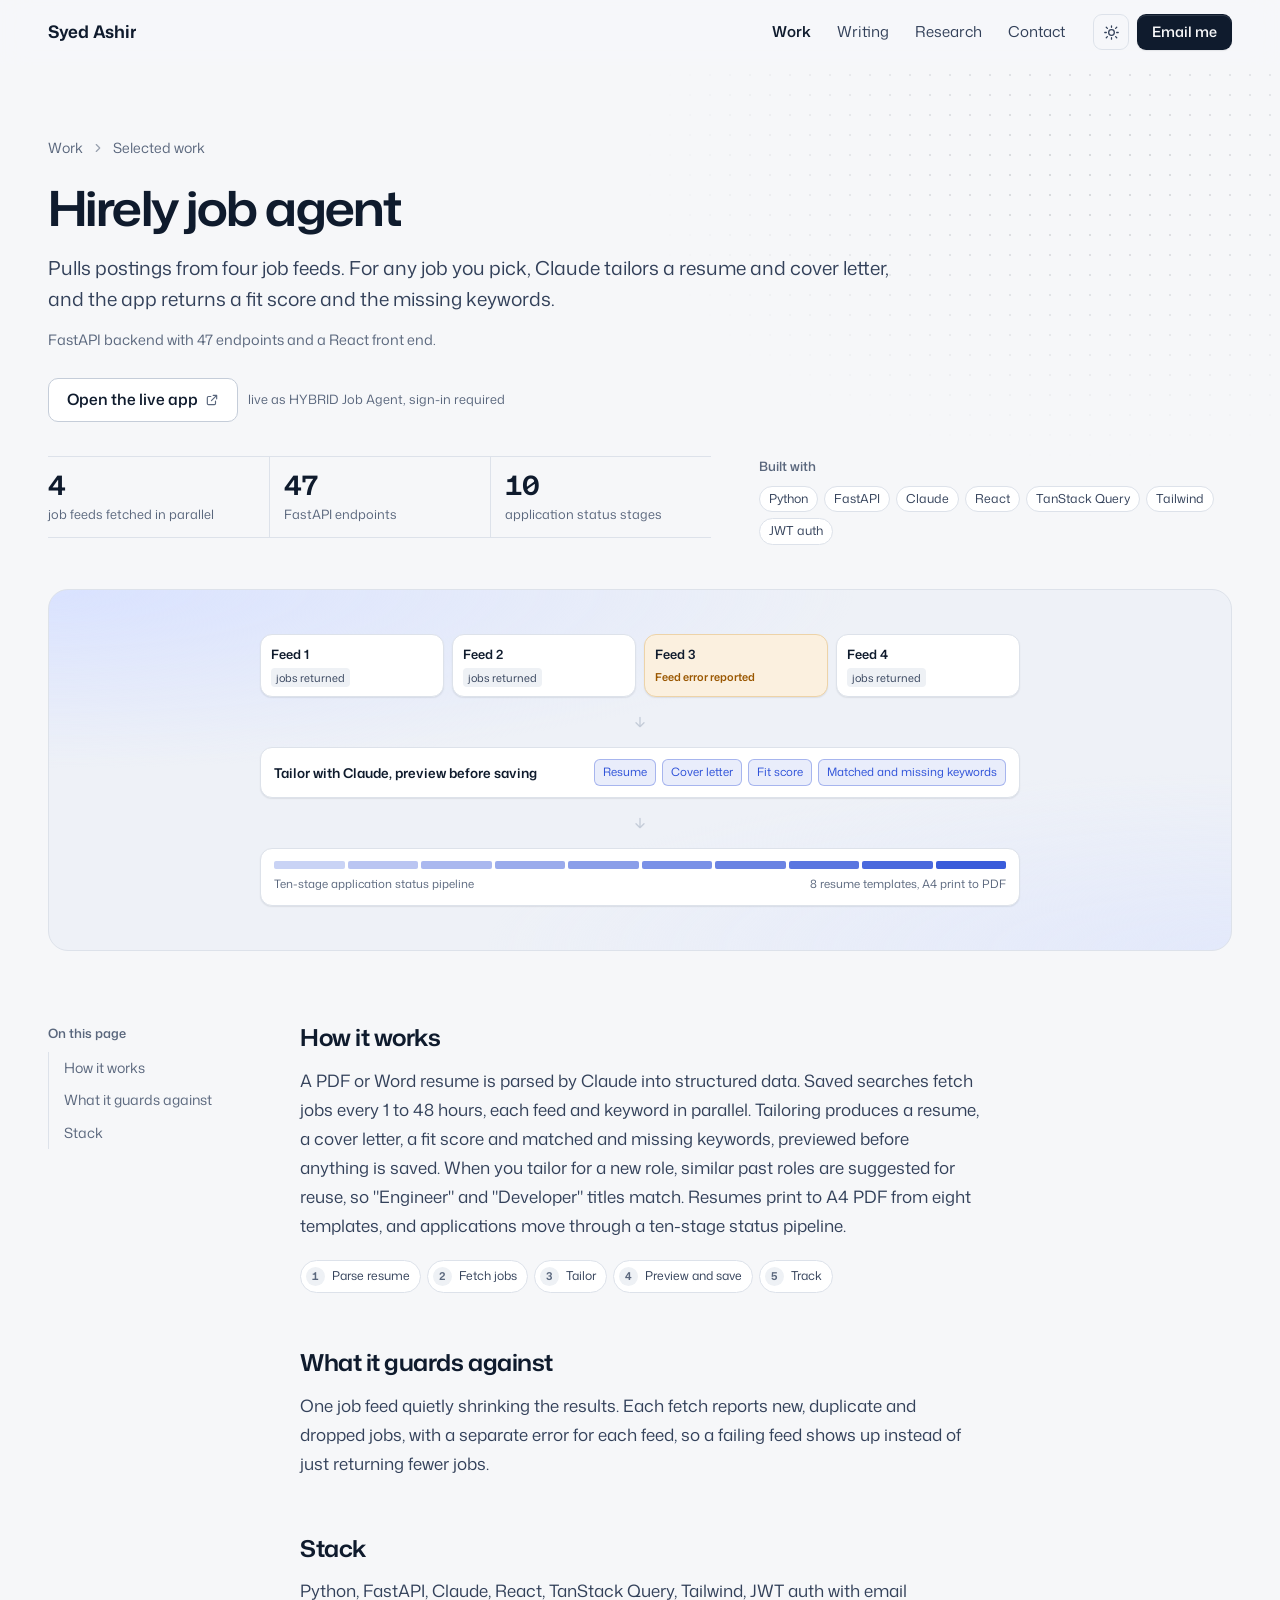
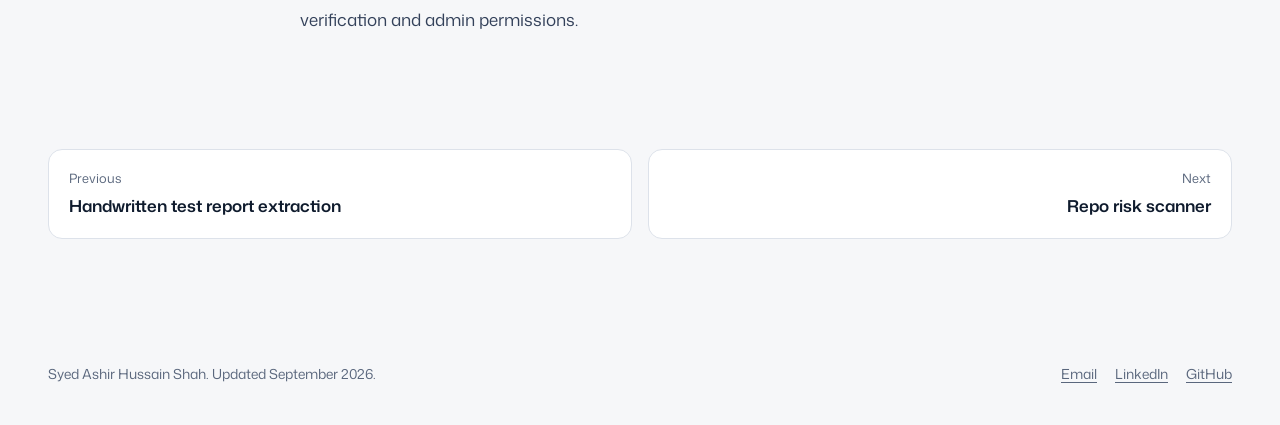
<file: case-studies/hirely.html>
<!doctype html>
<html lang="en" data-theme="light">
<head>
  <meta charset="utf-8">
  <meta name="viewport" content="width=device-width, initial-scale=1">
  <title>Hirely job agent, case study</title>
  <meta name="description" content="Pulls postings from four job feeds. For any job you pick, Claude tailors a resume and cover letter, and the app returns a fit score and the missing keywords.">
  <meta name="theme-color" content="#f6f7f9">
  <meta property="og:title" content="Hirely job agent, case study">
  <meta property="og:description" content="Pulls postings from four job feeds. For any job you pick, Claude tailors a resume and cover letter, and the app returns a fit score and the missing keywords.">
  <meta property="og:type" content="website">
  <meta property="og:image" content="https://syedashir.com/assets/og.png">
  <meta name="twitter:card" content="summary_large_image">
  <link rel="icon" href="../icon.svg" type="image/svg+xml">
  <link rel="icon" href="../icon-32.png" type="image/png" sizes="32x32">
  <link rel="apple-touch-icon" href="../apple-touch-icon.png">
  <script>try{var t=localStorage.getItem("theme");if(t==="dark"||t==="light")document.documentElement.setAttribute("data-theme",t)}catch(e){}</script>
  <link rel="preconnect" href="https://fonts.googleapis.com">
  <link rel="preconnect" href="https://fonts.gstatic.com" crossorigin>
  <link rel="stylesheet" href="https://fonts.googleapis.com/css2?family=Mona+Sans:wdth,wght@75..125,200..900&family=JetBrains+Mono:wght@400;500&display=swap">
  <link rel="stylesheet" href="../styles.css">
</head>
<body>
<a class="skip" href="#main">Skip to content</a>
<header class="topbar">
  <div class="wrap">
    <a class="brand" href="../index.html"><span class="brand-name">Syed Ashir</span></a>
    <nav class="nav-links" aria-label="Primary">
      <a href="../index.html#work" aria-current="page">Work</a>
      <a href="../index.html#writing">Writing</a>
      <a href="../index.html#research">Research</a>
      <a href="../index.html#contact">Contact</a>
    </nav>
    <div class="topbar-actions">
      <button class="icon-btn" id="theme-toggle" type="button" aria-label="Switch to dark theme"><svg class="theme-icon-light" viewBox="0 0 24 24" fill="none" stroke="currentColor" stroke-width="1.8" stroke-linecap="round" aria-hidden="true"><circle cx="12" cy="12" r="4"/><path d="M12 2.5v2.2M12 19.3v2.2M4.6 4.6l1.6 1.6M17.8 17.8l1.6 1.6M2.5 12h2.2M19.3 12h2.2M4.6 19.4l1.6-1.6M17.8 6.2l1.6-1.6"/></svg><svg class="theme-icon-dark" viewBox="0 0 24 24" fill="none" stroke="currentColor" stroke-width="1.8" stroke-linecap="round" stroke-linejoin="round" aria-hidden="true"><path d="M20 14.5A8 8 0 0 1 9.5 4a8 8 0 1 0 10.5 10.5z"/></svg></button>
      <a class="btn btn-primary btn-sm" href="https://mail.google.com/mail/?view=cm&amp;fs=1&amp;to=meetashirr@gmail.com" target="_blank" rel="noopener">Email me</a>
    </div>
  </div>
</header>
<main id="main">
<header class="doc-head">
  <div class="wrap">
    <p class="crumbs"><a href="../index.html#work">Work</a><svg viewBox="0 0 24 24" fill="none" stroke="currentColor" stroke-width="2" stroke-linecap="round" stroke-linejoin="round" aria-hidden="true"><path d="M9 6l6 6-6 6"/></svg><a href="../index.html#hirely">Selected work</a></p>
    <h1 class="display">Hirely job agent</h1>
    <p class="lede">Pulls postings from four job feeds. For any job you pick, Claude tailors a resume and cover letter, and the app returns a fit score and the missing keywords.</p>
    <p class="project-role">FastAPI backend with 47 endpoints and a React front end.</p>
    <div class="doc-actions"><span class="tool-group"><a class="btn btn-ghost tool-link" href="https://hirely.hybridmediaworks.com/" target="_blank" rel="noopener">Open the live app<svg class="ext" viewBox="0 0 24 24" fill="none" stroke="currentColor" stroke-width="2" stroke-linecap="round" stroke-linejoin="round" aria-hidden="true"><path d="M14 4h6v6M20 4l-9 9"/><path d="M18 14v4a2 2 0 0 1-2 2H6a2 2 0 0 1-2-2V8a2 2 0 0 1 2-2h4"/></svg><span class="visually-hidden"> (opens in a new tab)</span></a><span class="tool-hint">live as HYBRID Job Agent, sign-in required</span></span></div>
    <div class="doc-meta">
      <ul class="metrics"><li><b>4</b><span>job feeds fetched in parallel</span></li><li><b>47</b><span>FastAPI endpoints</span></li><li><b>10</b><span>application status stages</span></li></ul>
      <div class="stack-block"><p>Built with</p><ul class="chips"><li>Python</li><li>FastAPI</li><li>Claude</li><li>React</li><li>TanStack Query</li><li>Tailwind</li><li>JWT auth</li></ul></div>
    </div>
  </div>
</header>
<div class="wrap doc-figure"><div class="visual viz" role="img" aria-label="Diagram: four job feeds are fetched in parallel, and each fetch reports new, duplicate and dropped jobs with a separate error per feed. Tailoring with Claude returns a resume, cover letter, fit score and matched and missing keywords, previewed before saving. Applications move through a ten-stage status pipeline.">
  <div class="viz-inner">
  <div class="feeds">
    <div class="viz-card feed"><b>Feed 1</b><span class="cnt"><span>jobs returned</span></span></div>
    <div class="viz-card feed"><b>Feed 2</b><span class="cnt"><span>jobs returned</span></span></div>
    <div class="viz-card feed err"><b>Feed 3</b><span class="cnt"><span>Feed error reported</span></span></div>
    <div class="viz-card feed"><b>Feed 4</b><span class="cnt"><span>jobs returned</span></span></div>
  </div>
  <div class="flow-down"><svg viewBox="0 0 24 24" fill="none" stroke="currentColor" stroke-width="2" stroke-linecap="round" stroke-linejoin="round" aria-hidden="true"><path d="M12 5v14M6 13l6 6 6-6"/></svg></div>
  <div class="viz-card tailor"><b>Tailor with Claude, preview before saving</b>
    <div class="outs"><span>Resume</span><span>Cover letter</span><span>Fit score</span><span>Matched and missing keywords</span></div>
  </div>
  <div class="flow-down"><svg viewBox="0 0 24 24" fill="none" stroke="currentColor" stroke-width="2" stroke-linecap="round" stroke-linejoin="round" aria-hidden="true"><path d="M12 5v14M6 13l6 6 6-6"/></svg></div>
  <div class="viz-card" style="padding:12px 13px">
    <div class="status10"><i style="--i:0"></i><i style="--i:1"></i><i style="--i:2"></i><i style="--i:3"></i><i style="--i:4"></i><i style="--i:5"></i><i style="--i:6"></i><i style="--i:7"></i><i style="--i:8"></i><i style="--i:9"></i></div>
    <div class="status-cap"><span>Ten-stage application status pipeline</span><span>8 resume templates, A4 print to PDF</span></div>
  </div>
  </div>
</div></div>
<div class="wrap doc-body">
  <nav class="toc" aria-label="On this page"><p>On this page</p><ol><li><a href="#how-it-works">How it works</a></li><li><a href="#what-it-guards-against">What it guards against</a></li><li><a href="#stack">Stack</a></li></ol></nav>
  <article class="prose">
<h2 id="how-it-works">How it works</h2>
<p>A PDF or Word resume is parsed by Claude into structured data. Saved searches fetch jobs every 1 to 48 hours, each feed and keyword in parallel. Tailoring produces a resume, a cover letter, a fit score and matched and missing keywords, previewed before anything is saved. When you tailor for a new role, similar past roles are suggested for reuse, so "Engineer" and "Developer" titles match. Resumes print to A4 PDF from eight templates, and applications move through a ten-stage status pipeline.</p>
<p class="visually-hidden">Pipeline stages, in order:</p><ol class="steps"><li>Parse resume</li><li>Fetch jobs</li><li>Tailor</li><li>Preview and save</li><li>Track</li></ol>
<h2 id="what-it-guards-against">What it guards against</h2>
<p>One job feed quietly shrinking the results. Each fetch reports new, duplicate and dropped jobs, with a separate error for each feed, so a failing feed shows up instead of just returning fewer jobs.</p>
<h2 id="stack">Stack</h2>
<p>Python, FastAPI, Claude, React, TanStack Query, Tailwind, JWT auth with email verification and admin permissions.</p>

  </article>
</div>
<nav class="pager wrap" aria-label="More case studies"><a class="prev" href="report-extraction.html"><small>Previous</small><b>Handwritten test report extraction</b></a><a class="next" href="repo-scanner.html"><small>Next</small><b>Repo risk scanner</b></a></nav>
</main>
<footer class="site-foot">
  <div class="wrap">
    <p style="margin:0">Syed Ashir Hussain Shah. Updated September 2026.</p>
    <nav aria-label="Elsewhere">
      <a href="https://mail.google.com/mail/?view=cm&amp;fs=1&amp;to=meetashirr@gmail.com" target="_blank" rel="noopener">Email</a>
      <a href="https://linkedin.com/in/syedashir">LinkedIn</a>
      <a href="https://github.com/sydashir">GitHub</a>
    </nav>
  </div>
</footer>
<script src="../script.js"></script>
</body>
</html>
</file>
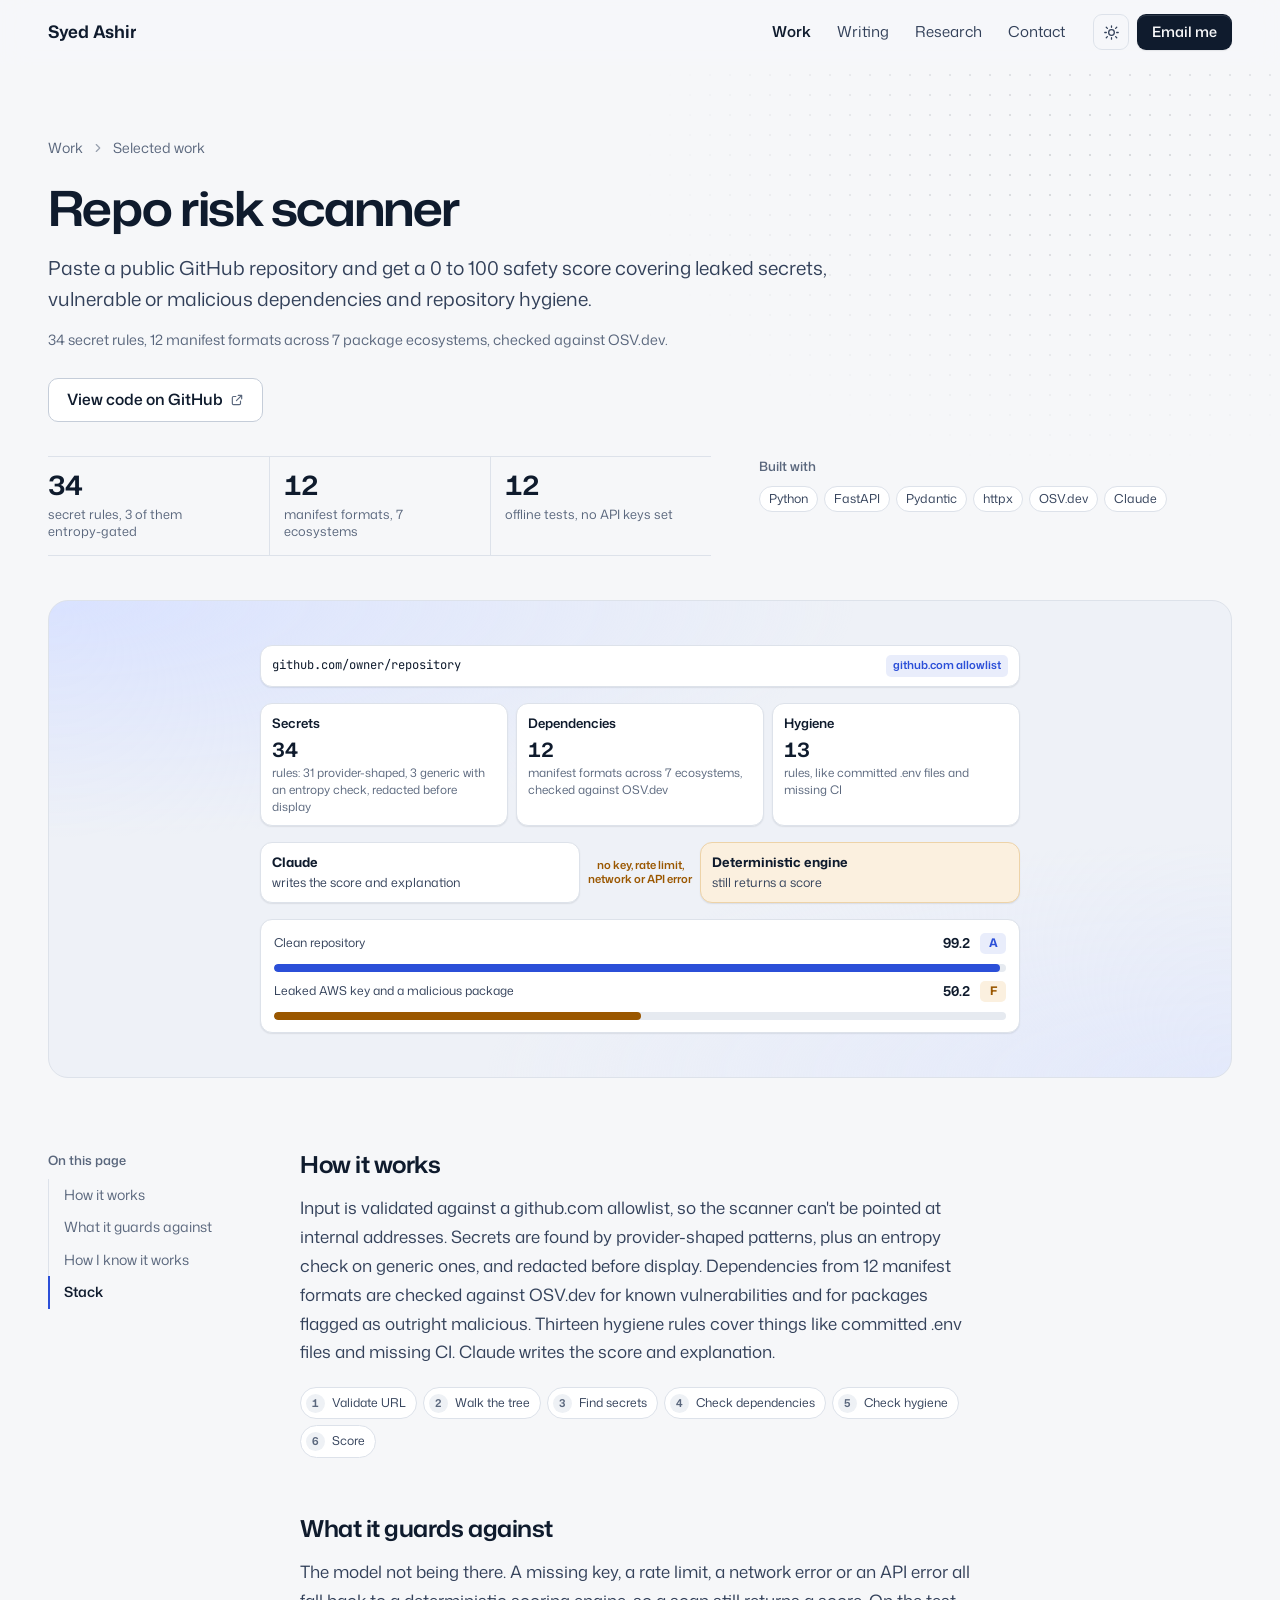
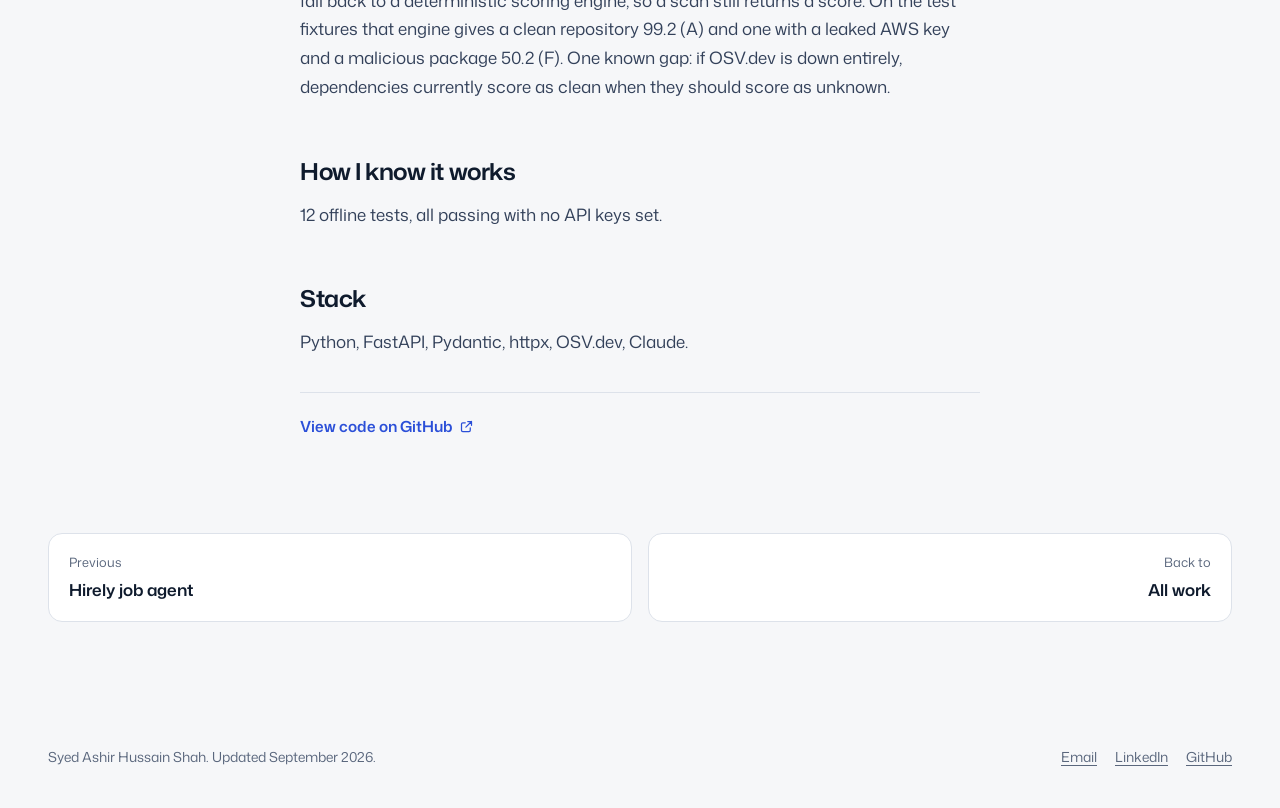
<file: case-studies/repo-scanner.html>
<!doctype html>
<html lang="en" data-theme="light">
<head>
  <meta charset="utf-8">
  <meta name="viewport" content="width=device-width, initial-scale=1">
  <title>Repo risk scanner, case study</title>
  <meta name="description" content="Paste a public GitHub repository and get a 0 to 100 safety score covering leaked secrets, vulnerable or malicious dependencies and repository hygiene.">
  <meta name="theme-color" content="#f6f7f9">
  <meta property="og:title" content="Repo risk scanner, case study">
  <meta property="og:description" content="Paste a public GitHub repository and get a 0 to 100 safety score covering leaked secrets, vulnerable or malicious dependencies and repository hygiene.">
  <meta property="og:type" content="website">
  <meta property="og:image" content="https://syedashir.com/assets/og.png">
  <meta name="twitter:card" content="summary_large_image">
  <link rel="icon" href="../icon.svg" type="image/svg+xml">
  <link rel="icon" href="../icon-32.png" type="image/png" sizes="32x32">
  <link rel="apple-touch-icon" href="../apple-touch-icon.png">
  <script>try{var t=localStorage.getItem("theme");if(t==="dark"||t==="light")document.documentElement.setAttribute("data-theme",t)}catch(e){}</script>
  <link rel="preconnect" href="https://fonts.googleapis.com">
  <link rel="preconnect" href="https://fonts.gstatic.com" crossorigin>
  <link rel="stylesheet" href="https://fonts.googleapis.com/css2?family=Mona+Sans:wdth,wght@75..125,200..900&family=JetBrains+Mono:wght@400;500&display=swap">
  <link rel="stylesheet" href="../styles.css">
</head>
<body>
<a class="skip" href="#main">Skip to content</a>
<header class="topbar">
  <div class="wrap">
    <a class="brand" href="../index.html"><span class="brand-name">Syed Ashir</span></a>
    <nav class="nav-links" aria-label="Primary">
      <a href="../index.html#work" aria-current="page">Work</a>
      <a href="../index.html#writing">Writing</a>
      <a href="../index.html#research">Research</a>
      <a href="../index.html#contact">Contact</a>
    </nav>
    <div class="topbar-actions">
      <button class="icon-btn" id="theme-toggle" type="button" aria-label="Switch to dark theme"><svg class="theme-icon-light" viewBox="0 0 24 24" fill="none" stroke="currentColor" stroke-width="1.8" stroke-linecap="round" aria-hidden="true"><circle cx="12" cy="12" r="4"/><path d="M12 2.5v2.2M12 19.3v2.2M4.6 4.6l1.6 1.6M17.8 17.8l1.6 1.6M2.5 12h2.2M19.3 12h2.2M4.6 19.4l1.6-1.6M17.8 6.2l1.6-1.6"/></svg><svg class="theme-icon-dark" viewBox="0 0 24 24" fill="none" stroke="currentColor" stroke-width="1.8" stroke-linecap="round" stroke-linejoin="round" aria-hidden="true"><path d="M20 14.5A8 8 0 0 1 9.5 4a8 8 0 1 0 10.5 10.5z"/></svg></button>
      <a class="btn btn-primary btn-sm" href="https://mail.google.com/mail/?view=cm&amp;fs=1&amp;to=meetashirr@gmail.com" target="_blank" rel="noopener">Email me</a>
    </div>
  </div>
</header>
<main id="main">
<header class="doc-head">
  <div class="wrap">
    <p class="crumbs"><a href="../index.html#work">Work</a><svg viewBox="0 0 24 24" fill="none" stroke="currentColor" stroke-width="2" stroke-linecap="round" stroke-linejoin="round" aria-hidden="true"><path d="M9 6l6 6-6 6"/></svg><a href="../index.html#repo-scanner">Selected work</a></p>
    <h1 class="display">Repo risk scanner</h1>
    <p class="lede">Paste a public GitHub repository and get a 0 to 100 safety score covering leaked secrets, vulnerable or malicious dependencies and repository hygiene.</p>
    <p class="project-role">34 secret rules, 12 manifest formats across 7 package ecosystems, checked against OSV.dev.</p>
    <div class="doc-actions"><a class="btn btn-ghost tool-link" href="https://github.com/sydashir/github_validaor" target="_blank" rel="noopener">View code on GitHub<svg class="ext" viewBox="0 0 24 24" fill="none" stroke="currentColor" stroke-width="2" stroke-linecap="round" stroke-linejoin="round" aria-hidden="true"><path d="M14 4h6v6M20 4l-9 9"/><path d="M18 14v4a2 2 0 0 1-2 2H6a2 2 0 0 1-2-2V8a2 2 0 0 1 2-2h4"/></svg><span class="visually-hidden"> (opens in a new tab)</span></a></div>
    <div class="doc-meta">
      <ul class="metrics"><li><b>34</b><span>secret rules, 3 of them entropy-gated</span></li><li><b>12</b><span>manifest formats, 7 ecosystems</span></li><li><b>12</b><span>offline tests, no API keys set</span></li></ul>
      <div class="stack-block"><p>Built with</p><ul class="chips"><li>Python</li><li>FastAPI</li><li>Pydantic</li><li>httpx</li><li>OSV.dev</li><li>Claude</li></ul></div>
    </div>
  </div>
</header>
<div class="wrap doc-figure"><div class="visual viz" role="img" aria-label="Diagram: a github.com URL passes an allowlist, then secrets, dependencies and hygiene are checked. Claude writes the score, and if it is unavailable a deterministic engine scores instead. On the test fixtures a clean repository scores 99.2 (A) and one with a leaked AWS key and a malicious package scores 50.2 (F).">
  <div class="viz-inner">
  <div class="viz-card url-in"><span class="u">github.com/owner/repository</span><span class="ok-pill">github.com allowlist</span></div>
  <div class="lanes">
    <div class="viz-card lane"><b>Secrets</b><span class="n">34</span>rules: 31 provider-shaped, 3 generic with an entropy check, redacted before display</div>
    <div class="viz-card lane"><b>Dependencies</b><span class="n">12</span>manifest formats across 7 ecosystems, checked against OSV.dev</div>
    <div class="viz-card lane"><b>Hygiene</b><span class="n">13</span>rules, like committed .env files and missing CI</div>
  </div>
  <div class="scorer">
    <div class="viz-card"><b>Claude</b>writes the score and explanation</div>
    <div class="or">no key, rate limit,<br>network or API error</div>
    <div class="viz-card fallback"><b>Deterministic engine</b>still returns a score</div>
  </div>
  <div class="viz-card scores">
    <div class="score-row"><span>Clean repository</span><span class="sv">99.2</span><span class="gr">A</span><span class="bar"><i style="--w:99.2%"></i></span></div>
    <div class="score-row f"><span>Leaked AWS key and a malicious package</span><span class="sv">50.2</span><span class="gr">F</span><span class="bar"><i style="--w:50.2%"></i></span></div>
  </div>
  </div>
</div></div>
<div class="wrap doc-body">
  <nav class="toc" aria-label="On this page"><p>On this page</p><ol><li><a href="#how-it-works">How it works</a></li><li><a href="#what-it-guards-against">What it guards against</a></li><li><a href="#how-i-know-it-works">How I know it works</a></li><li><a href="#stack">Stack</a></li></ol></nav>
  <article class="prose">
<h2 id="how-it-works">How it works</h2>
<p>Input is validated against a github.com allowlist, so the scanner can't be pointed at internal addresses. Secrets are found by provider-shaped patterns, plus an entropy check on generic ones, and redacted before display. Dependencies from 12 manifest formats are checked against OSV.dev for known vulnerabilities and for packages flagged as outright malicious. Thirteen hygiene rules cover things like committed .env files and missing CI. Claude writes the score and explanation.</p>
<p class="visually-hidden">Pipeline stages, in order:</p><ol class="steps"><li>Validate URL</li><li>Walk the tree</li><li>Find secrets</li><li>Check dependencies</li><li>Check hygiene</li><li>Score</li></ol>
<h2 id="what-it-guards-against">What it guards against</h2>
<p>The model not being there. A missing key, a rate limit, a network error or an API error all fall back to a deterministic scoring engine, so a scan still returns a score. On the test fixtures that engine gives a clean repository 99.2 (A) and one with a leaked AWS key and a malicious package 50.2 (F). One known gap: if OSV.dev is down entirely, dependencies currently score as clean when they should score as unknown.</p>
<h2 id="how-i-know-it-works">How I know it works</h2>
<p>12 offline tests, all passing with no API keys set.</p>
<h2 id="stack">Stack</h2>
<p>Python, FastAPI, Pydantic, httpx, OSV.dev, Claude.</p>
<div class="doc-links"><a class="cta-link" href="https://github.com/sydashir/github_validaor" target="_blank" rel="noopener">View code on GitHub<svg class="ext" viewBox="0 0 24 24" fill="none" stroke="currentColor" stroke-width="2" stroke-linecap="round" stroke-linejoin="round" aria-hidden="true"><path d="M14 4h6v6M20 4l-9 9"/><path d="M18 14v4a2 2 0 0 1-2 2H6a2 2 0 0 1-2-2V8a2 2 0 0 1 2-2h4"/></svg><span class="visually-hidden"> (opens in a new tab)</span></a></div>
  </article>
</div>
<nav class="pager wrap" aria-label="More case studies"><a class="prev" href="hirely.html"><small>Previous</small><b>Hirely job agent</b></a><a class="next" href="../index.html#work"><small>Back to</small><b>All work</b></a></nav>
</main>
<footer class="site-foot">
  <div class="wrap">
    <p style="margin:0">Syed Ashir Hussain Shah. Updated September 2026.</p>
    <nav aria-label="Elsewhere">
      <a href="https://mail.google.com/mail/?view=cm&amp;fs=1&amp;to=meetashirr@gmail.com" target="_blank" rel="noopener">Email</a>
      <a href="https://linkedin.com/in/syedashir">LinkedIn</a>
      <a href="https://github.com/sydashir">GitHub</a>
    </nav>
  </div>
</footer>
<script src="../script.js"></script>
</body>
</html>
</file>
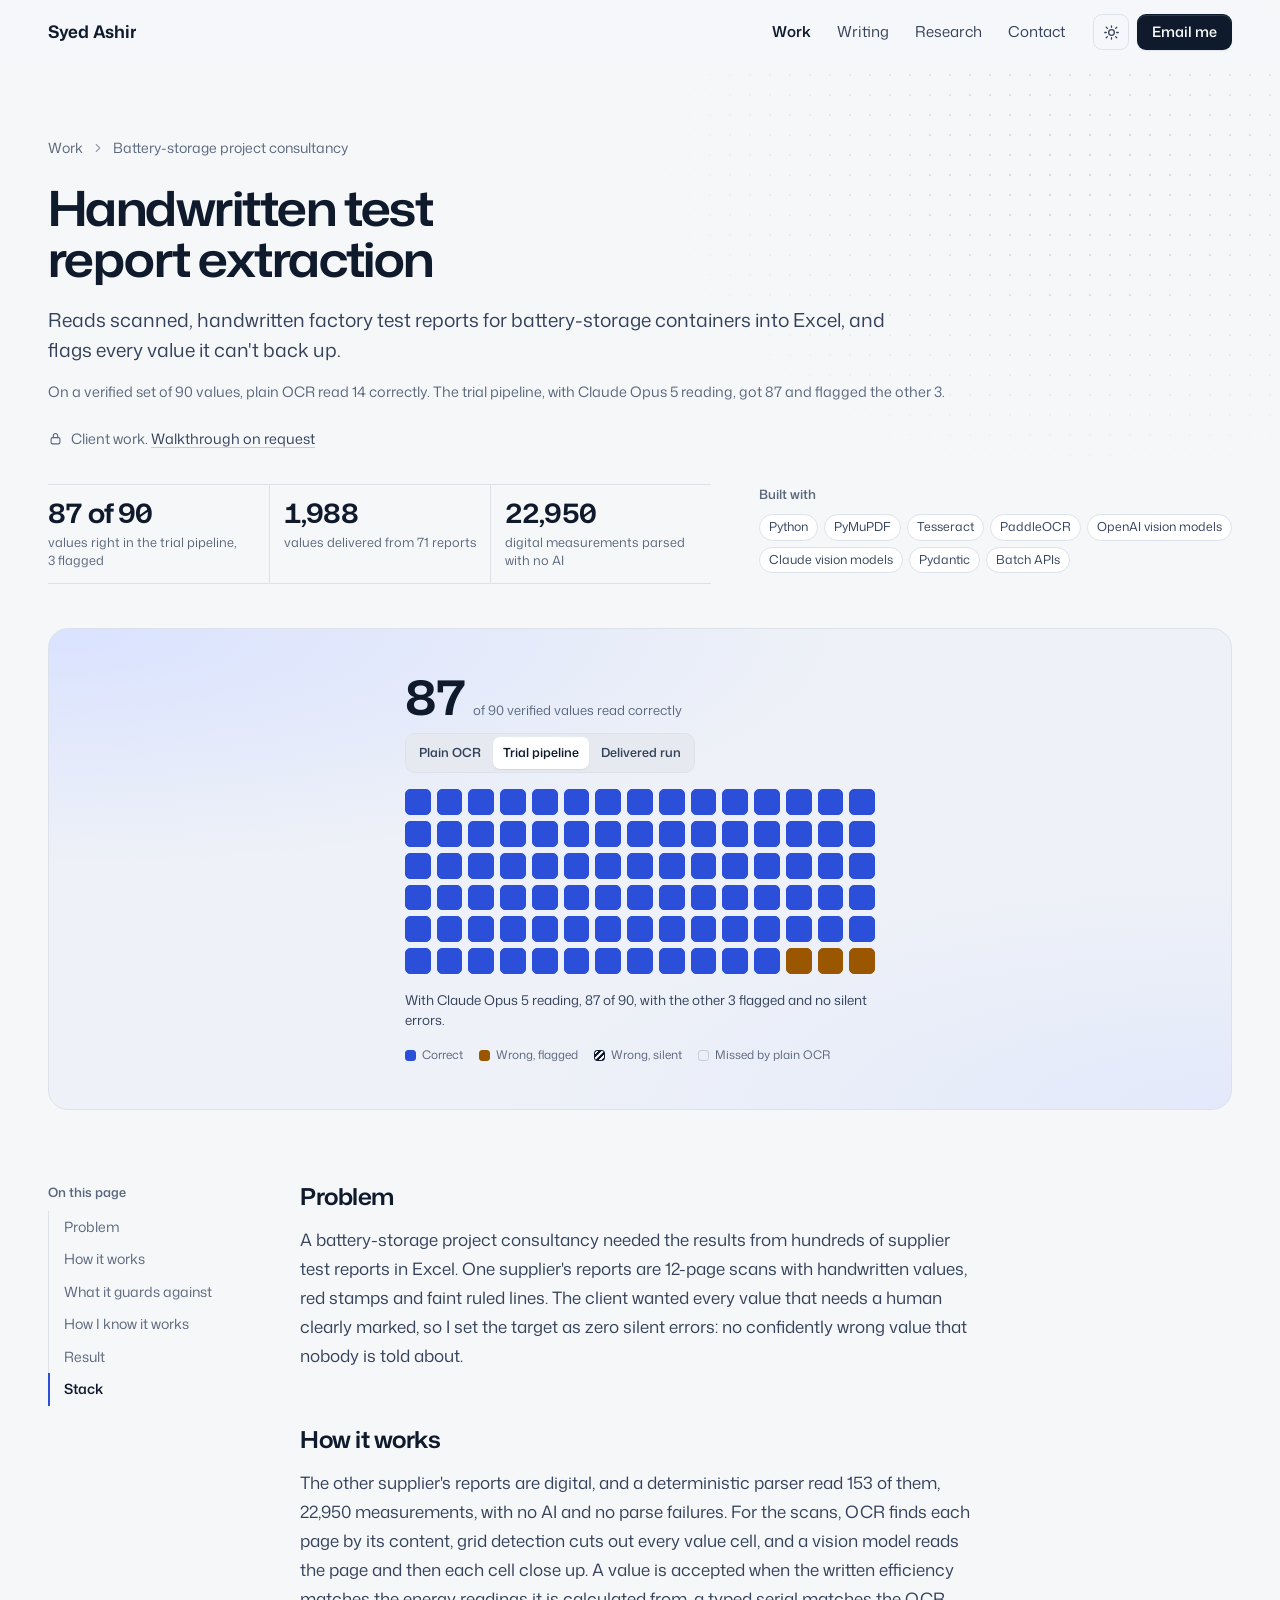
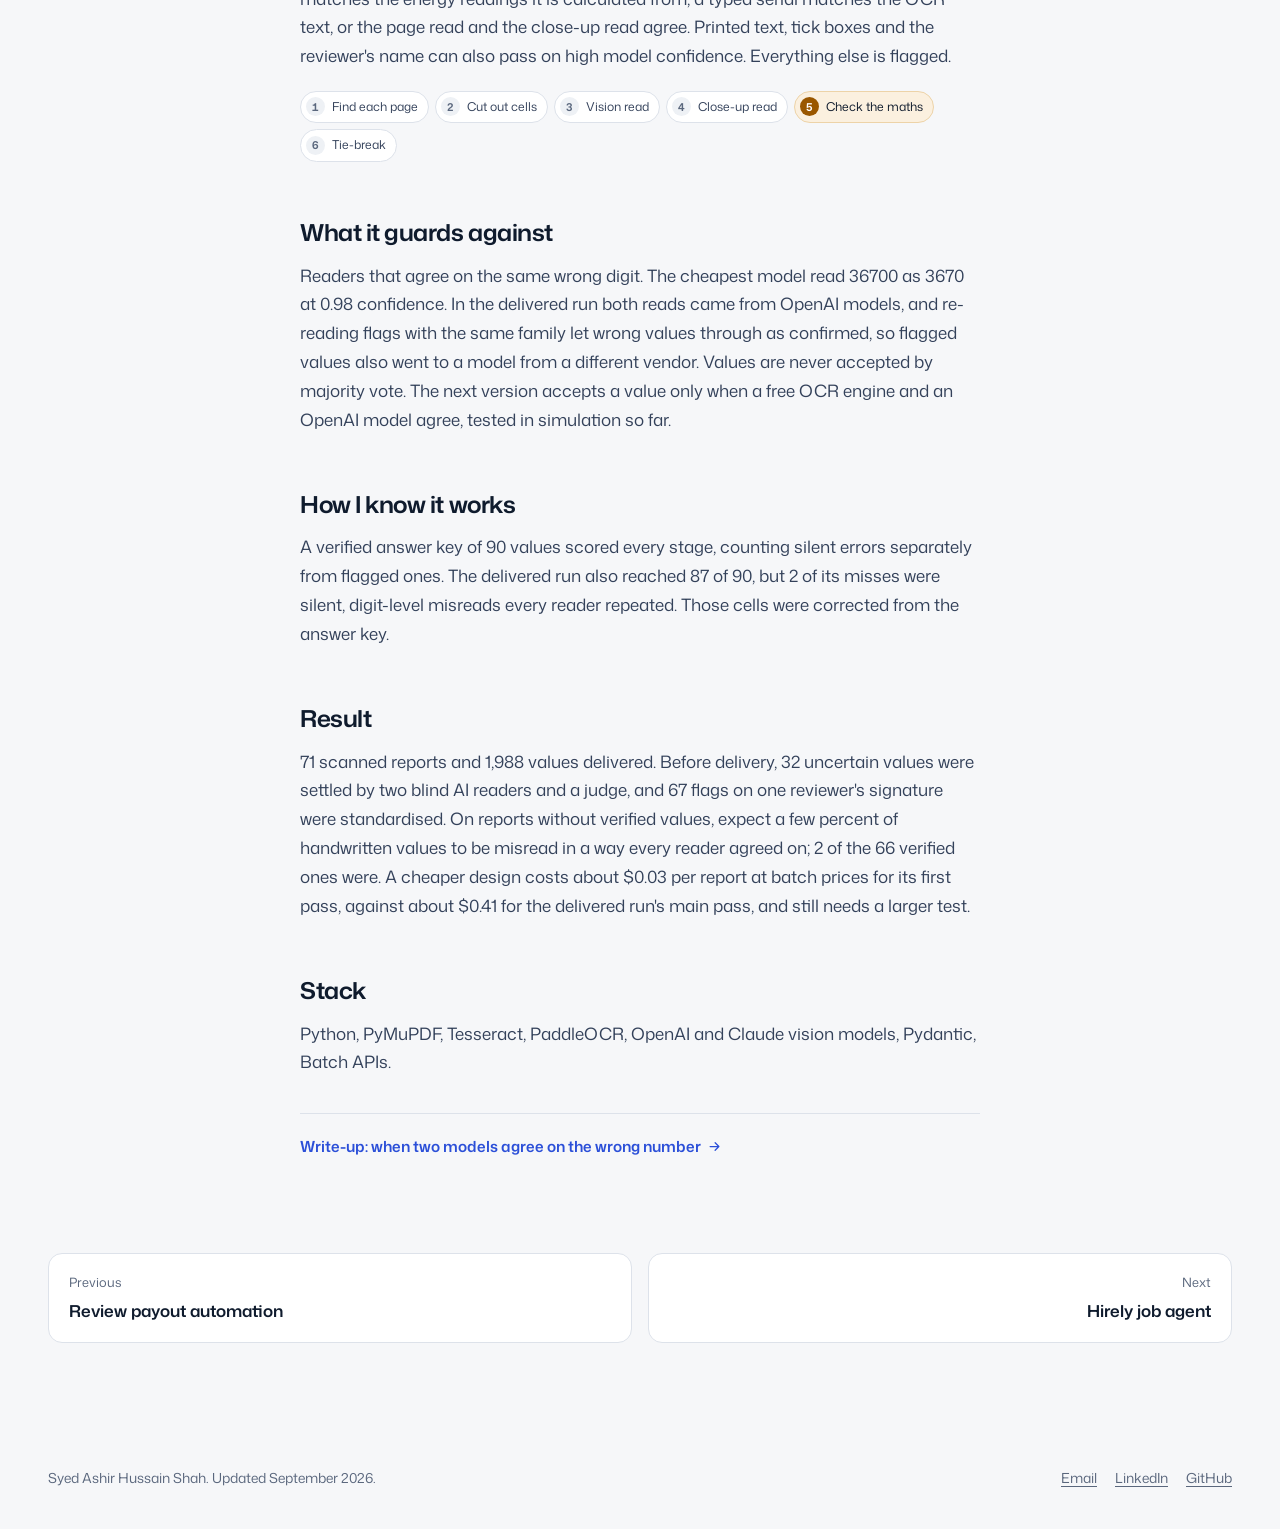
<file: case-studies/report-extraction.html>
<!doctype html>
<html lang="en" data-theme="light">
<head>
  <meta charset="utf-8">
  <meta name="viewport" content="width=device-width, initial-scale=1">
  <title>Handwritten test report extraction, case study</title>
  <meta name="description" content="Reads scanned, handwritten factory test reports for battery-storage containers into Excel, and flags every value it can&#x27;t back up.">
  <meta name="theme-color" content="#f6f7f9">
  <meta property="og:title" content="Handwritten test report extraction, case study">
  <meta property="og:description" content="Reads scanned, handwritten factory test reports for battery-storage containers into Excel, and flags every value it can&#x27;t back up.">
  <meta property="og:type" content="website">
  <meta property="og:image" content="https://syedashir.com/assets/og.png">
  <meta name="twitter:card" content="summary_large_image">
  <link rel="icon" href="../icon.svg" type="image/svg+xml">
  <link rel="icon" href="../icon-32.png" type="image/png" sizes="32x32">
  <link rel="apple-touch-icon" href="../apple-touch-icon.png">
  <script>try{var t=localStorage.getItem("theme");if(t==="dark"||t==="light")document.documentElement.setAttribute("data-theme",t)}catch(e){}</script>
  <link rel="preconnect" href="https://fonts.googleapis.com">
  <link rel="preconnect" href="https://fonts.gstatic.com" crossorigin>
  <link rel="stylesheet" href="https://fonts.googleapis.com/css2?family=Mona+Sans:wdth,wght@75..125,200..900&family=JetBrains+Mono:wght@400;500&display=swap">
  <link rel="stylesheet" href="../styles.css">
</head>
<body>
<a class="skip" href="#main">Skip to content</a>
<header class="topbar">
  <div class="wrap">
    <a class="brand" href="../index.html"><span class="brand-name">Syed Ashir</span></a>
    <nav class="nav-links" aria-label="Primary">
      <a href="../index.html#work" aria-current="page">Work</a>
      <a href="../index.html#writing">Writing</a>
      <a href="../index.html#research">Research</a>
      <a href="../index.html#contact">Contact</a>
    </nav>
    <div class="topbar-actions">
      <button class="icon-btn" id="theme-toggle" type="button" aria-label="Switch to dark theme"><svg class="theme-icon-light" viewBox="0 0 24 24" fill="none" stroke="currentColor" stroke-width="1.8" stroke-linecap="round" aria-hidden="true"><circle cx="12" cy="12" r="4"/><path d="M12 2.5v2.2M12 19.3v2.2M4.6 4.6l1.6 1.6M17.8 17.8l1.6 1.6M2.5 12h2.2M19.3 12h2.2M4.6 19.4l1.6-1.6M17.8 6.2l1.6-1.6"/></svg><svg class="theme-icon-dark" viewBox="0 0 24 24" fill="none" stroke="currentColor" stroke-width="1.8" stroke-linecap="round" stroke-linejoin="round" aria-hidden="true"><path d="M20 14.5A8 8 0 0 1 9.5 4a8 8 0 1 0 10.5 10.5z"/></svg></button>
      <a class="btn btn-primary btn-sm" href="https://mail.google.com/mail/?view=cm&amp;fs=1&amp;to=meetashirr@gmail.com" target="_blank" rel="noopener">Email me</a>
    </div>
  </div>
</header>
<main id="main">
<header class="doc-head">
  <div class="wrap">
    <p class="crumbs"><a href="../index.html#work">Work</a><svg viewBox="0 0 24 24" fill="none" stroke="currentColor" stroke-width="2" stroke-linecap="round" stroke-linejoin="round" aria-hidden="true"><path d="M9 6l6 6-6 6"/></svg><a href="../index.html#report-extraction">Battery-storage project consultancy</a></p>
    <h1 class="display">Handwritten test report extraction</h1>
    <p class="lede">Reads scanned, handwritten factory test reports for battery-storage containers into Excel, and flags every value it can't back up.</p>
    <p class="project-role">On a verified set of 90 values, plain OCR read 14 correctly. The trial pipeline, with Claude Opus 5 reading, got 87 and flagged the other 3.</p>
    <div class="doc-actions"><span class="tool-note"><svg viewBox="0 0 24 24" fill="none" stroke="currentColor" stroke-width="1.8" stroke-linecap="round" stroke-linejoin="round" aria-hidden="true"><rect x="5" y="10.5" width="14" height="10" rx="2.2"/><path d="M8.5 10.5V7.5a3.5 3.5 0 0 1 7 0v3"/></svg><span>Client work. <a href="https://mail.google.com/mail/?view=cm&amp;fs=1&amp;to=meetashirr@gmail.com" target="_blank" rel="noopener">Walkthrough on request</a></span></span></div>
    <div class="doc-meta">
      <ul class="metrics"><li><b>87 of 90</b><span>values right in the trial pipeline, 3 flagged</span></li><li><b>1,988</b><span>values delivered from 71 reports</span></li><li><b>22,950</b><span>digital measurements parsed with no AI</span></li></ul>
      <div class="stack-block"><p>Built with</p><ul class="chips"><li>Python</li><li>PyMuPDF</li><li>Tesseract</li><li>PaddleOCR</li><li>OpenAI vision models</li><li>Claude vision models</li><li>Pydantic</li><li>Batch APIs</li></ul></div>
    </div>
  </div>
</header>
<div class="wrap doc-figure"><div class="visual viz" data-waffle>
  <div class="viz-inner">
  <div class="waffle-top">
    <div class="readout"><b data-w-num>87</b><span>of 90 verified values read correctly</span></div>
    <div class="seg" role="radiogroup" aria-label="Which reader">
      <button type="button" role="radio" aria-checked="false" tabindex="-1" data-mode="ocr">Plain OCR</button>
      <button type="button" role="radio" aria-checked="true" tabindex="0" data-mode="trial">Trial pipeline</button>
      <button type="button" role="radio" aria-checked="false" tabindex="-1" data-mode="delivered">Delivered run</button>
    </div>
  </div>
  <div class="waffle" aria-hidden="true"><i style="--i:0" class="ok"></i><i style="--i:1" class="ok"></i><i style="--i:2" class="ok"></i><i style="--i:3" class="ok"></i><i style="--i:4" class="ok"></i><i style="--i:5" class="ok"></i><i style="--i:6" class="ok"></i><i style="--i:7" class="ok"></i><i style="--i:8" class="ok"></i><i style="--i:9" class="ok"></i><i style="--i:10" class="ok"></i><i style="--i:11" class="ok"></i><i style="--i:12" class="ok"></i><i style="--i:13" class="ok"></i><i style="--i:14" class="ok"></i><i style="--i:15" class="ok"></i><i style="--i:16" class="ok"></i><i style="--i:17" class="ok"></i><i style="--i:18" class="ok"></i><i style="--i:19" class="ok"></i><i style="--i:20" class="ok"></i><i style="--i:21" class="ok"></i><i style="--i:22" class="ok"></i><i style="--i:23" class="ok"></i><i style="--i:24" class="ok"></i><i style="--i:25" class="ok"></i><i style="--i:26" class="ok"></i><i style="--i:27" class="ok"></i><i style="--i:28" class="ok"></i><i style="--i:29" class="ok"></i><i style="--i:30" class="ok"></i><i style="--i:31" class="ok"></i><i style="--i:32" class="ok"></i><i style="--i:33" class="ok"></i><i style="--i:34" class="ok"></i><i style="--i:35" class="ok"></i><i style="--i:36" class="ok"></i><i style="--i:37" class="ok"></i><i style="--i:38" class="ok"></i><i style="--i:39" class="ok"></i><i style="--i:40" class="ok"></i><i style="--i:41" class="ok"></i><i style="--i:42" class="ok"></i><i style="--i:43" class="ok"></i><i style="--i:44" class="ok"></i><i style="--i:45" class="ok"></i><i style="--i:46" class="ok"></i><i style="--i:47" class="ok"></i><i style="--i:48" class="ok"></i><i style="--i:49" class="ok"></i><i style="--i:50" class="ok"></i><i style="--i:51" class="ok"></i><i style="--i:52" class="ok"></i><i style="--i:53" class="ok"></i><i style="--i:54" class="ok"></i><i style="--i:55" class="ok"></i><i style="--i:56" class="ok"></i><i style="--i:57" class="ok"></i><i style="--i:58" class="ok"></i><i style="--i:59" class="ok"></i><i style="--i:60" class="ok"></i><i style="--i:61" class="ok"></i><i style="--i:62" class="ok"></i><i style="--i:63" class="ok"></i><i style="--i:64" class="ok"></i><i style="--i:65" class="ok"></i><i style="--i:66" class="ok"></i><i style="--i:67" class="ok"></i><i style="--i:68" class="ok"></i><i style="--i:69" class="ok"></i><i style="--i:70" class="ok"></i><i style="--i:71" class="ok"></i><i style="--i:72" class="ok"></i><i style="--i:73" class="ok"></i><i style="--i:74" class="ok"></i><i style="--i:75" class="ok"></i><i style="--i:76" class="ok"></i><i style="--i:77" class="ok"></i><i style="--i:78" class="ok"></i><i style="--i:79" class="ok"></i><i style="--i:80" class="ok"></i><i style="--i:81" class="ok"></i><i style="--i:82" class="ok"></i><i style="--i:83" class="ok"></i><i style="--i:84" class="ok"></i><i style="--i:85" class="ok"></i><i style="--i:86" class="ok"></i><i style="--i:87" class="flag"></i><i style="--i:88" class="flag"></i><i style="--i:89" class="flag"></i></div>
  <p class="waffle-note" data-w-note aria-live="polite">With Claude Opus 5 reading, 87 of 90, with the other 3 flagged and no silent errors.</p>
  <div hidden>
    <span data-note="ocr">Conventional OCR (PyMuPDF plus Tesseract) got 14 of 90 right.</span>
    <span data-note="trial">With Claude Opus 5 reading, 87 of 90, with the other 3 flagged and no silent errors.</span>
    <span data-note="delivered">The delivered run also reached 87 of 90, but 2 of its misses were silent, digit-level misreads every reader repeated. Those cells were corrected from the answer key.</span>
  </div>
  <ul class="legend"><li><i class="ok"></i>Correct</li><li><i class="flag"></i>Wrong, flagged</li><li><i class="silent"></i>Wrong, silent</li><li><i></i>Missed by plain OCR</li></ul>
  </div>
</div></div>
<div class="wrap doc-body">
  <nav class="toc" aria-label="On this page"><p>On this page</p><ol><li><a href="#problem">Problem</a></li><li><a href="#how-it-works">How it works</a></li><li><a href="#what-it-guards-against">What it guards against</a></li><li><a href="#how-i-know-it-works">How I know it works</a></li><li><a href="#result">Result</a></li><li><a href="#stack">Stack</a></li></ol></nav>
  <article class="prose">
<h2 id="problem">Problem</h2>
<p>A battery-storage project consultancy needed the results from hundreds of supplier test reports in Excel. One supplier's reports are 12-page scans with handwritten values, red stamps and faint ruled lines. The client wanted every value that needs a human clearly marked, so I set the target as zero silent errors: no confidently wrong value that nobody is told about.</p>
<h2 id="how-it-works">How it works</h2>
<p>The other supplier's reports are digital, and a deterministic parser read 153 of them, 22,950 measurements, with no AI and no parse failures. For the scans, OCR finds each page by its content, grid detection cuts out every value cell, and a vision model reads the page and then each cell close up. A value is accepted when the written efficiency matches the energy readings it is calculated from, a typed serial matches the OCR text, or the page read and the close-up read agree. Printed text, tick boxes and the reviewer's name can also pass on high model confidence. Everything else is flagged.</p>
<p class="visually-hidden">Pipeline stages, in order:</p><ol class="steps"><li>Find each page</li><li>Cut out cells</li><li>Vision read</li><li>Close-up read</li><li class="hot">Check the maths</li><li>Tie-break</li></ol>
<h2 id="what-it-guards-against">What it guards against</h2>
<p>Readers that agree on the same wrong digit. The cheapest model read 36700 as 3670 at 0.98 confidence. In the delivered run both reads came from OpenAI models, and re-reading flags with the same family let wrong values through as confirmed, so flagged values also went to a model from a different vendor. Values are never accepted by majority vote. The next version accepts a value only when a free OCR engine and an OpenAI model agree, tested in simulation so far.</p>
<h2 id="how-i-know-it-works">How I know it works</h2>
<p>A verified answer key of 90 values scored every stage, counting silent errors separately from flagged ones. The delivered run also reached 87 of 90, but 2 of its misses were silent, digit-level misreads every reader repeated. Those cells were corrected from the answer key.</p>
<h2 id="result">Result</h2>
<p>71 scanned reports and 1,988 values delivered. Before delivery, 32 uncertain values were settled by two blind AI readers and a judge, and 67 flags on one reviewer's signature were standardised. On reports without verified values, expect a few percent of handwritten values to be misread in a way every reader agreed on; 2 of the 66 verified ones were. A cheaper design costs about $0.03 per report at batch prices for its first pass, against about $0.41 for the delivered run's main pass, and still needs a larger test.</p>
<h2 id="stack">Stack</h2>
<p>Python, PyMuPDF, Tesseract, PaddleOCR, OpenAI and Claude vision models, Pydantic, Batch APIs.</p>
<div class="doc-links"><a class="cta-link" href="../writing/when-models-agree.html">Write-up: when two models agree on the wrong number <svg viewBox="0 0 24 24" fill="none" stroke="currentColor" stroke-width="2" stroke-linecap="round" stroke-linejoin="round" aria-hidden="true"><path d="M5 12h14M13 6l6 6-6 6"/></svg></a></div>
  </article>
</div>
<nav class="pager wrap" aria-label="More case studies"><a class="prev" href="review-payouts.html"><small>Previous</small><b>Review payout automation</b></a><a class="next" href="hirely.html"><small>Next</small><b>Hirely job agent</b></a></nav>
</main>
<footer class="site-foot">
  <div class="wrap">
    <p style="margin:0">Syed Ashir Hussain Shah. Updated September 2026.</p>
    <nav aria-label="Elsewhere">
      <a href="https://mail.google.com/mail/?view=cm&amp;fs=1&amp;to=meetashirr@gmail.com" target="_blank" rel="noopener">Email</a>
      <a href="https://linkedin.com/in/syedashir">LinkedIn</a>
      <a href="https://github.com/sydashir">GitHub</a>
    </nav>
  </div>
</footer>
<script src="../script.js"></script>
</body>
</html>
</file>
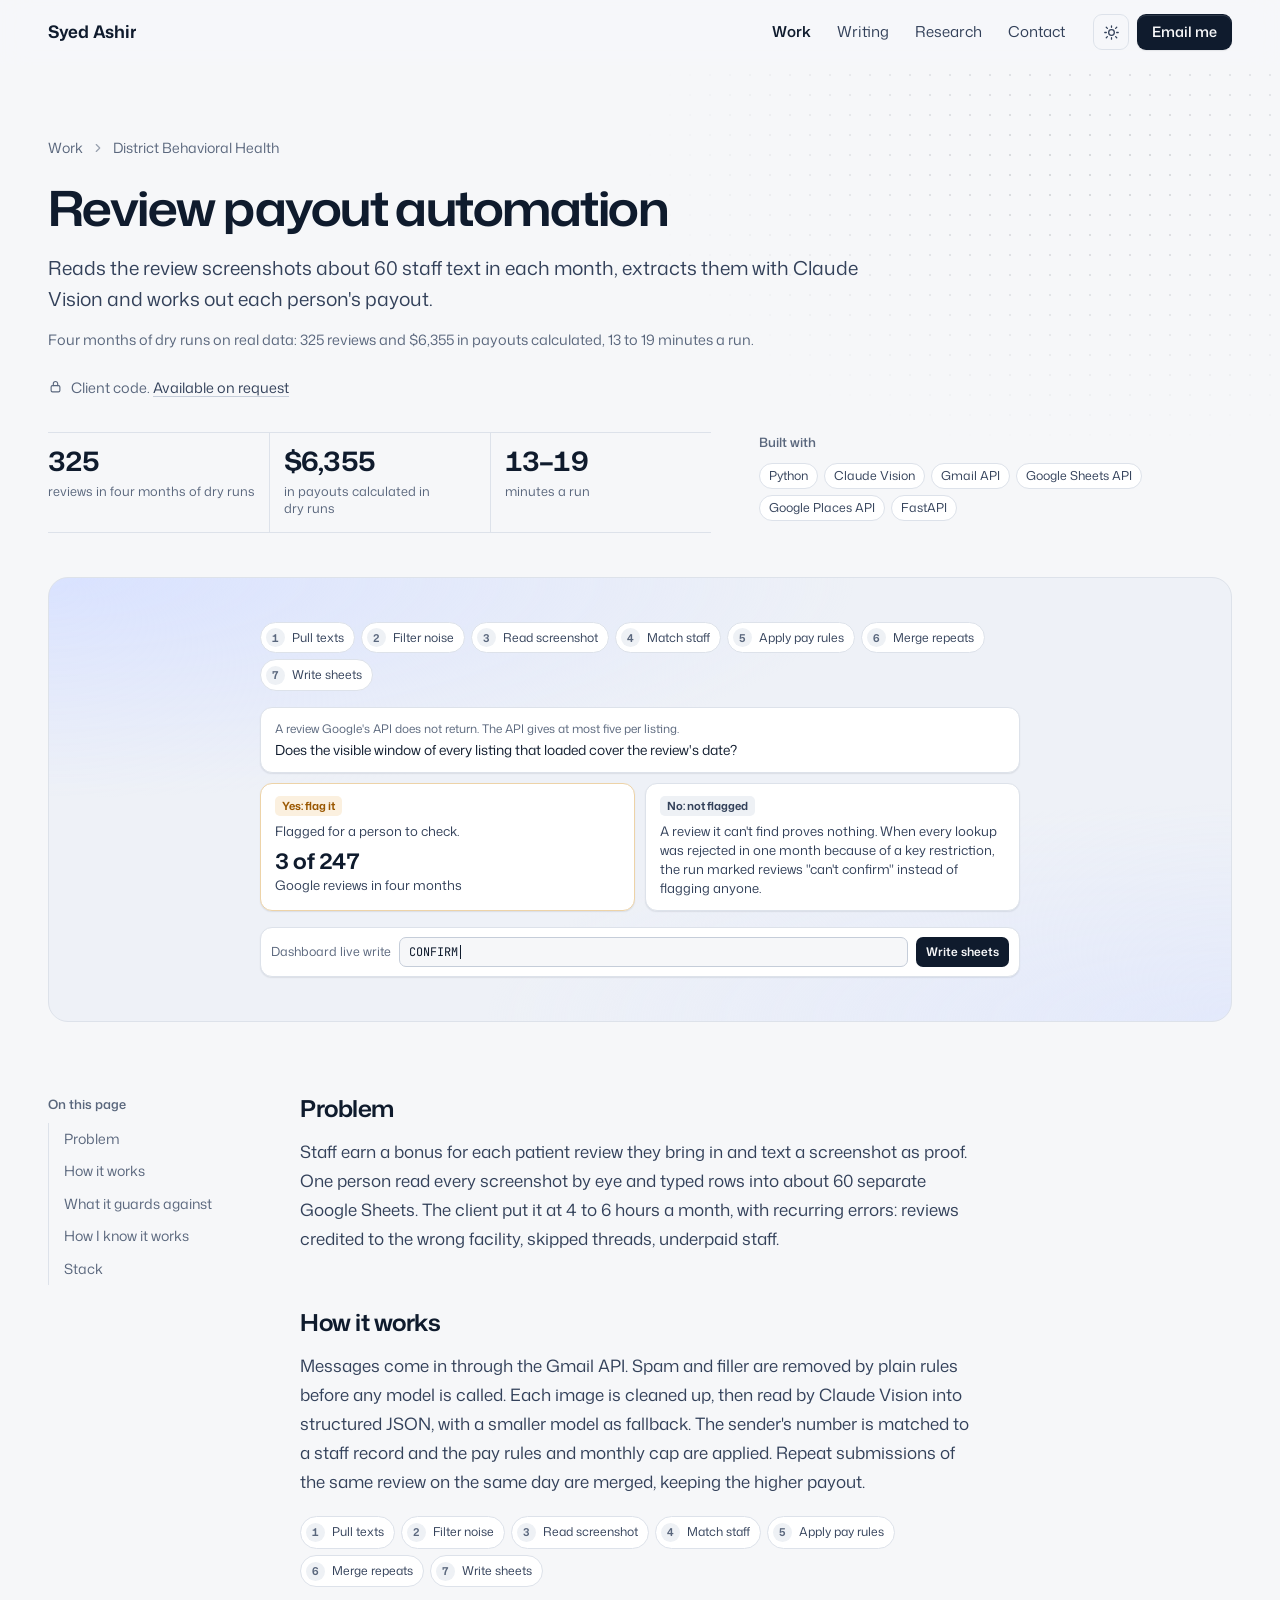
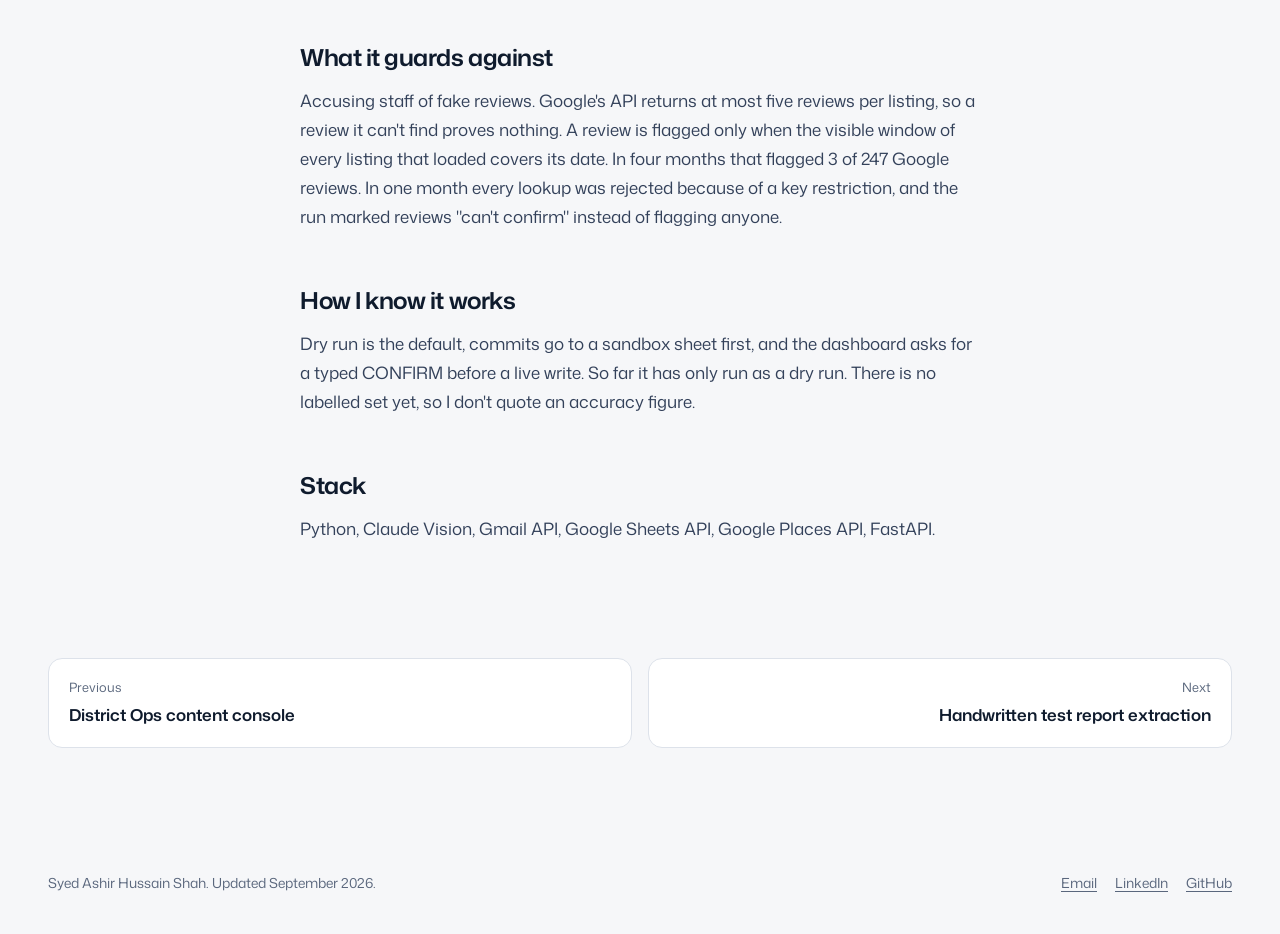
<file: case-studies/review-payouts.html>
<!doctype html>
<html lang="en" data-theme="light">
<head>
  <meta charset="utf-8">
  <meta name="viewport" content="width=device-width, initial-scale=1">
  <title>Review payout automation, case study</title>
  <meta name="description" content="Reads the review screenshots about 60 staff text in each month, extracts them with Claude Vision and works out each person&#x27;s payout.">
  <meta name="theme-color" content="#f6f7f9">
  <meta property="og:title" content="Review payout automation, case study">
  <meta property="og:description" content="Reads the review screenshots about 60 staff text in each month, extracts them with Claude Vision and works out each person&#x27;s payout.">
  <meta property="og:type" content="website">
  <meta property="og:image" content="https://syedashir.com/assets/og.png">
  <meta name="twitter:card" content="summary_large_image">
  <link rel="icon" href="../icon.svg" type="image/svg+xml">
  <link rel="icon" href="../icon-32.png" type="image/png" sizes="32x32">
  <link rel="apple-touch-icon" href="../apple-touch-icon.png">
  <script>try{var t=localStorage.getItem("theme");if(t==="dark"||t==="light")document.documentElement.setAttribute("data-theme",t)}catch(e){}</script>
  <link rel="preconnect" href="https://fonts.googleapis.com">
  <link rel="preconnect" href="https://fonts.gstatic.com" crossorigin>
  <link rel="stylesheet" href="https://fonts.googleapis.com/css2?family=Mona+Sans:wdth,wght@75..125,200..900&family=JetBrains+Mono:wght@400;500&display=swap">
  <link rel="stylesheet" href="../styles.css">
</head>
<body>
<a class="skip" href="#main">Skip to content</a>
<header class="topbar">
  <div class="wrap">
    <a class="brand" href="../index.html"><span class="brand-name">Syed Ashir</span></a>
    <nav class="nav-links" aria-label="Primary">
      <a href="../index.html#work" aria-current="page">Work</a>
      <a href="../index.html#writing">Writing</a>
      <a href="../index.html#research">Research</a>
      <a href="../index.html#contact">Contact</a>
    </nav>
    <div class="topbar-actions">
      <button class="icon-btn" id="theme-toggle" type="button" aria-label="Switch to dark theme"><svg class="theme-icon-light" viewBox="0 0 24 24" fill="none" stroke="currentColor" stroke-width="1.8" stroke-linecap="round" aria-hidden="true"><circle cx="12" cy="12" r="4"/><path d="M12 2.5v2.2M12 19.3v2.2M4.6 4.6l1.6 1.6M17.8 17.8l1.6 1.6M2.5 12h2.2M19.3 12h2.2M4.6 19.4l1.6-1.6M17.8 6.2l1.6-1.6"/></svg><svg class="theme-icon-dark" viewBox="0 0 24 24" fill="none" stroke="currentColor" stroke-width="1.8" stroke-linecap="round" stroke-linejoin="round" aria-hidden="true"><path d="M20 14.5A8 8 0 0 1 9.5 4a8 8 0 1 0 10.5 10.5z"/></svg></button>
      <a class="btn btn-primary btn-sm" href="https://mail.google.com/mail/?view=cm&amp;fs=1&amp;to=meetashirr@gmail.com" target="_blank" rel="noopener">Email me</a>
    </div>
  </div>
</header>
<main id="main">
<header class="doc-head">
  <div class="wrap">
    <p class="crumbs"><a href="../index.html#work">Work</a><svg viewBox="0 0 24 24" fill="none" stroke="currentColor" stroke-width="2" stroke-linecap="round" stroke-linejoin="round" aria-hidden="true"><path d="M9 6l6 6-6 6"/></svg><a href="../index.html#review-payouts">District Behavioral Health</a></p>
    <h1 class="display">Review payout automation</h1>
    <p class="lede">Reads the review screenshots about 60 staff text in each month, extracts them with Claude Vision and works out each person's payout.</p>
    <p class="project-role">Four months of dry runs on real data: 325 reviews and $6,355 in payouts calculated, 13 to 19 minutes a run.</p>
    <div class="doc-actions"><span class="tool-note"><svg viewBox="0 0 24 24" fill="none" stroke="currentColor" stroke-width="1.8" stroke-linecap="round" stroke-linejoin="round" aria-hidden="true"><rect x="5" y="10.5" width="14" height="10" rx="2.2"/><path d="M8.5 10.5V7.5a3.5 3.5 0 0 1 7 0v3"/></svg><span>Client code. <a href="https://mail.google.com/mail/?view=cm&amp;fs=1&amp;to=meetashirr@gmail.com" target="_blank" rel="noopener">Available on request</a></span></span></div>
    <div class="doc-meta">
      <ul class="metrics"><li><b>325</b><span>reviews in four months of dry runs</span></li><li><b>$6,355</b><span>in payouts calculated in dry runs</span></li><li><b>13–19</b><span>minutes a run</span></li></ul>
      <div class="stack-block"><p>Built with</p><ul class="chips"><li>Python</li><li>Claude Vision</li><li>Gmail API</li><li>Google Sheets API</li><li>Google Places API</li><li>FastAPI</li></ul></div>
    </div>
  </div>
</header>
<div class="wrap doc-figure"><div class="visual viz" role="img" aria-label="Diagram: seven stages from pulling texts to writing sheets. A review Google's API cannot find is flagged only when the visible window of every listing that loaded covers its date, which flagged 3 of 247 Google reviews in four months; otherwise nobody is flagged. The dashboard asks for a typed CONFIRM before a live write.">
  <div class="viz-inner">
  <ol class="steps"><li>Pull texts</li><li>Filter noise</li><li>Read screenshot</li><li>Match staff</li><li>Apply pay rules</li><li>Merge repeats</li><li>Write sheets</li></ol>
  <div class="decide">
    <div class="viz-card q"><small>A review Google's API does not return. The API gives at most five per listing.</small>Does the visible window of every listing that loaded cover the review's date?</div>
    <div class="branches">
      <div class="viz-card branch yes"><span class="tag">Yes: flag it</span><br>Flagged for a person to check.<b>3 of 247</b>Google reviews in four months</div>
      <div class="viz-card branch no"><span class="tag">No: not flagged</span><br>A review it can't find proves nothing. When every lookup was rejected in one month because of a key restriction, the run marked reviews "can't confirm" instead of flagging anyone.</div>
    </div>
  </div>
  <div class="viz-card confirm"><span>Dashboard live write</span><span class="field">CONFIRM<span class="caret"></span></span><span class="fake-btn">Write sheets</span></div>
  </div>
</div></div>
<div class="wrap doc-body">
  <nav class="toc" aria-label="On this page"><p>On this page</p><ol><li><a href="#problem">Problem</a></li><li><a href="#how-it-works">How it works</a></li><li><a href="#what-it-guards-against">What it guards against</a></li><li><a href="#how-i-know-it-works">How I know it works</a></li><li><a href="#stack">Stack</a></li></ol></nav>
  <article class="prose">
<h2 id="problem">Problem</h2>
<p>Staff earn a bonus for each patient review they bring in and text a screenshot as proof. One person read every screenshot by eye and typed rows into about 60 separate Google Sheets. The client put it at 4 to 6 hours a month, with recurring errors: reviews credited to the wrong facility, skipped threads, underpaid staff.</p>
<h2 id="how-it-works">How it works</h2>
<p>Messages come in through the Gmail API. Spam and filler are removed by plain rules before any model is called. Each image is cleaned up, then read by Claude Vision into structured JSON, with a smaller model as fallback. The sender's number is matched to a staff record and the pay rules and monthly cap are applied. Repeat submissions of the same review on the same day are merged, keeping the higher payout.</p>
<p class="visually-hidden">Pipeline stages, in order:</p><ol class="steps"><li>Pull texts</li><li>Filter noise</li><li>Read screenshot</li><li>Match staff</li><li>Apply pay rules</li><li>Merge repeats</li><li>Write sheets</li></ol>
<h2 id="what-it-guards-against">What it guards against</h2>
<p>Accusing staff of fake reviews. Google's API returns at most five reviews per listing, so a review it can't find proves nothing. A review is flagged only when the visible window of every listing that loaded covers its date. In four months that flagged 3 of 247 Google reviews. In one month every lookup was rejected because of a key restriction, and the run marked reviews "can't confirm" instead of flagging anyone.</p>
<h2 id="how-i-know-it-works">How I know it works</h2>
<p>Dry run is the default, commits go to a sandbox sheet first, and the dashboard asks for a typed CONFIRM before a live write. So far it has only run as a dry run. There is no labelled set yet, so I don't quote an accuracy figure.</p>
<h2 id="stack">Stack</h2>
<p>Python, Claude Vision, Gmail API, Google Sheets API, Google Places API, FastAPI.</p>

  </article>
</div>
<nav class="pager wrap" aria-label="More case studies"><a class="prev" href="district-ops.html"><small>Previous</small><b>District Ops content console</b></a><a class="next" href="report-extraction.html"><small>Next</small><b>Handwritten test report extraction</b></a></nav>
</main>
<footer class="site-foot">
  <div class="wrap">
    <p style="margin:0">Syed Ashir Hussain Shah. Updated September 2026.</p>
    <nav aria-label="Elsewhere">
      <a href="https://mail.google.com/mail/?view=cm&amp;fs=1&amp;to=meetashirr@gmail.com" target="_blank" rel="noopener">Email</a>
      <a href="https://linkedin.com/in/syedashir">LinkedIn</a>
      <a href="https://github.com/sydashir">GitHub</a>
    </nav>
  </div>
</footer>
<script src="../script.js"></script>
</body>
</html>
</file>
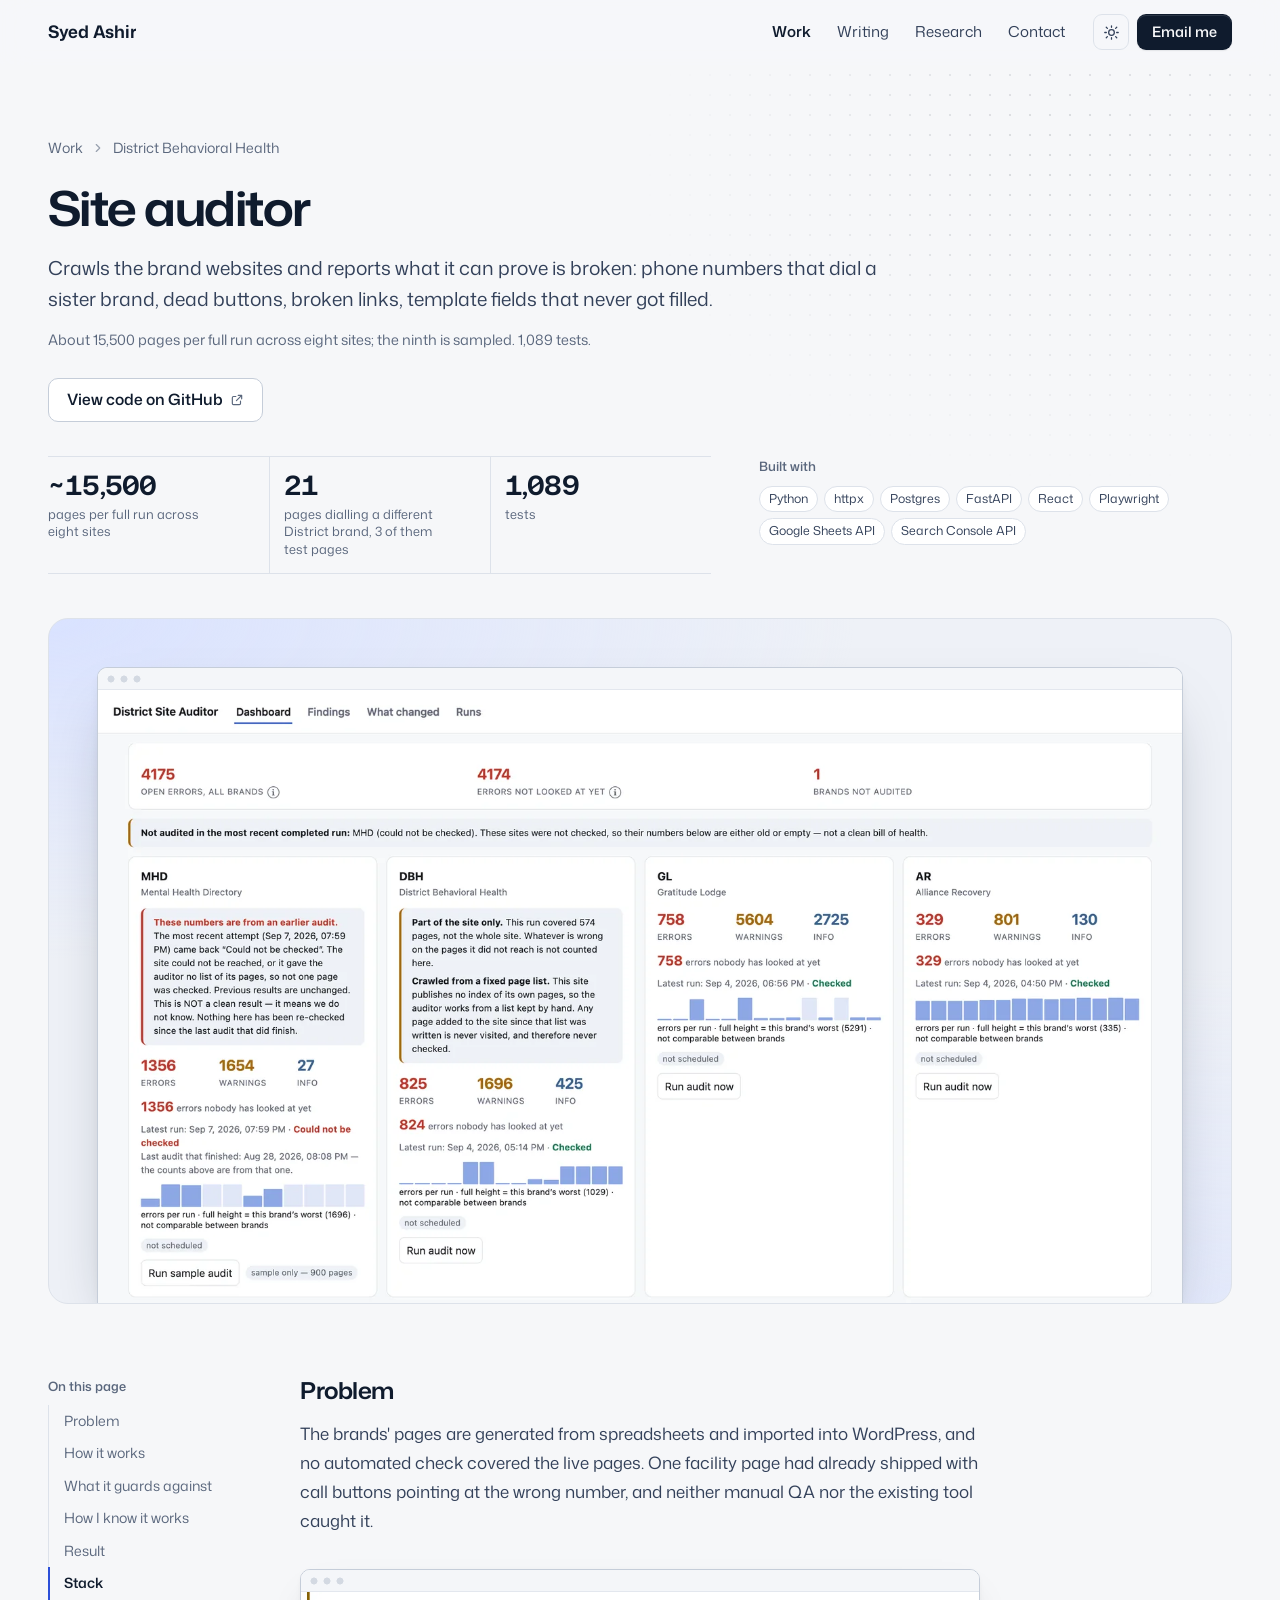
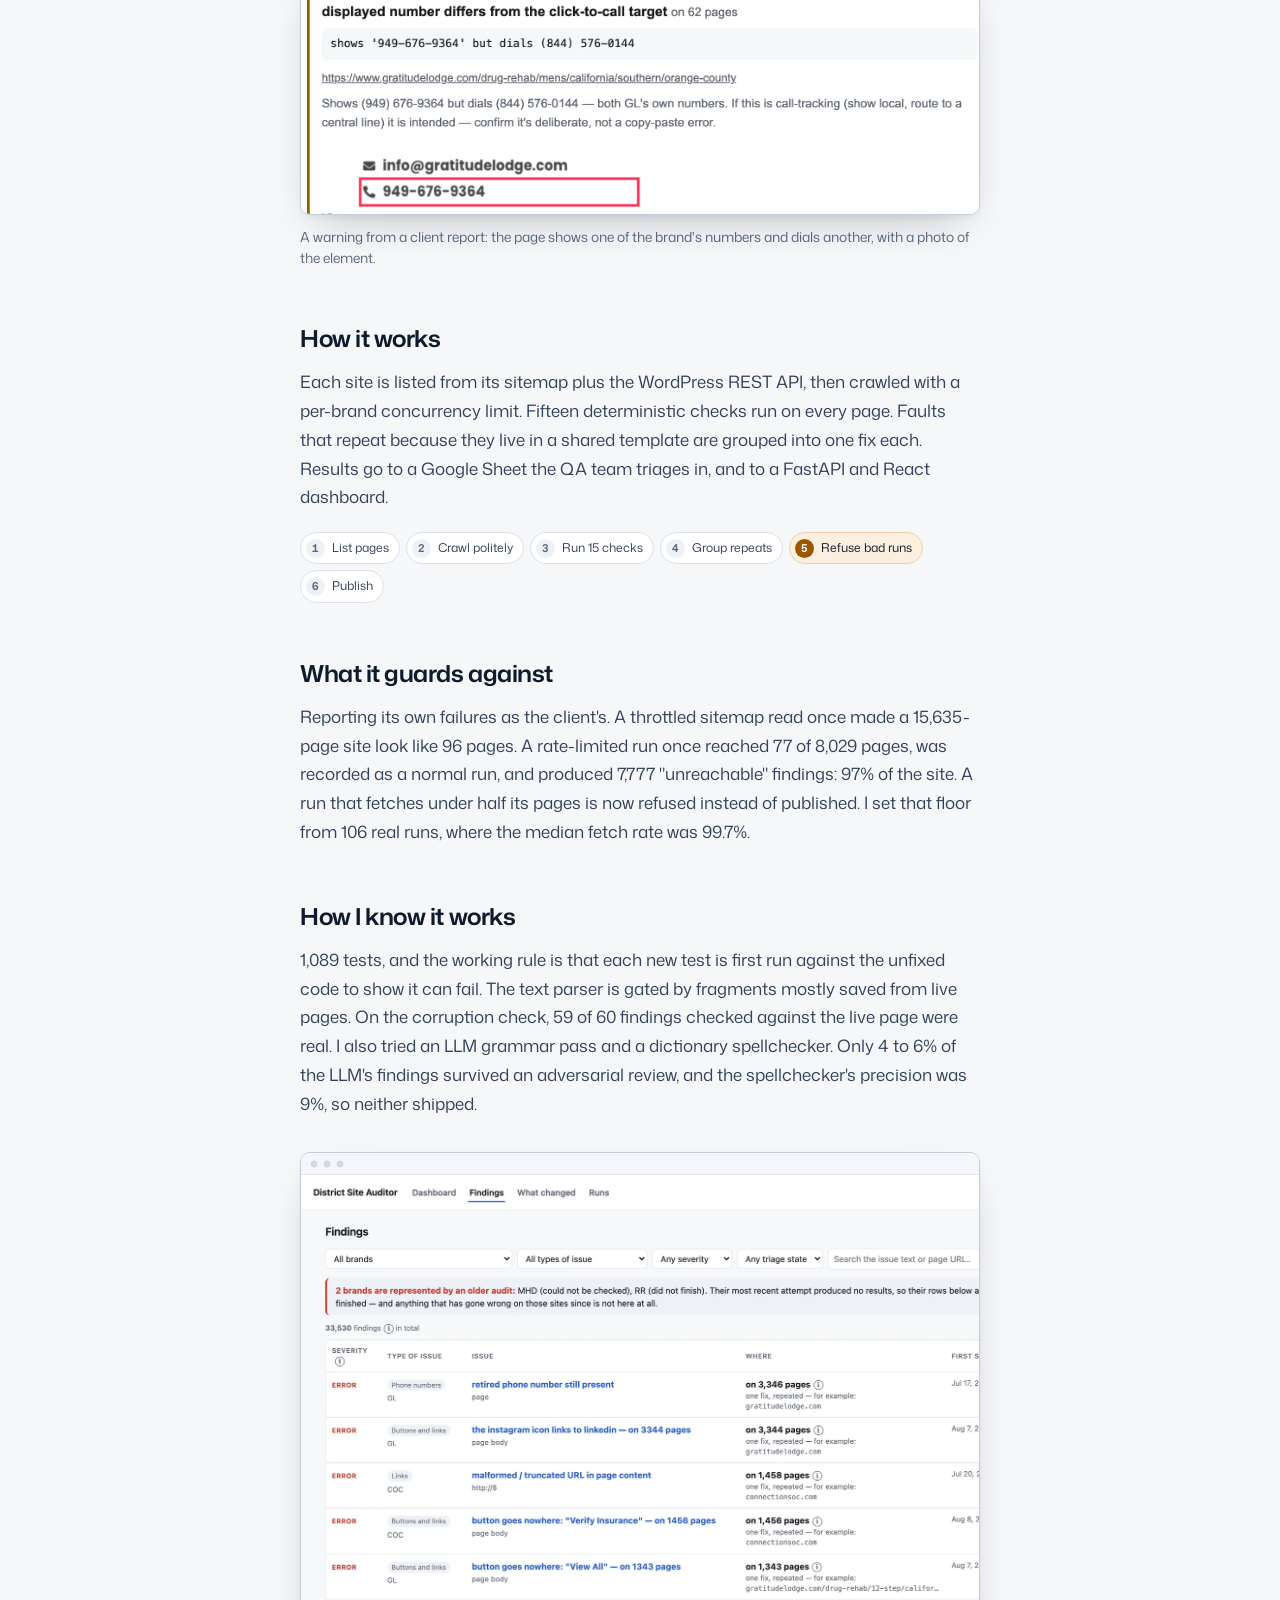
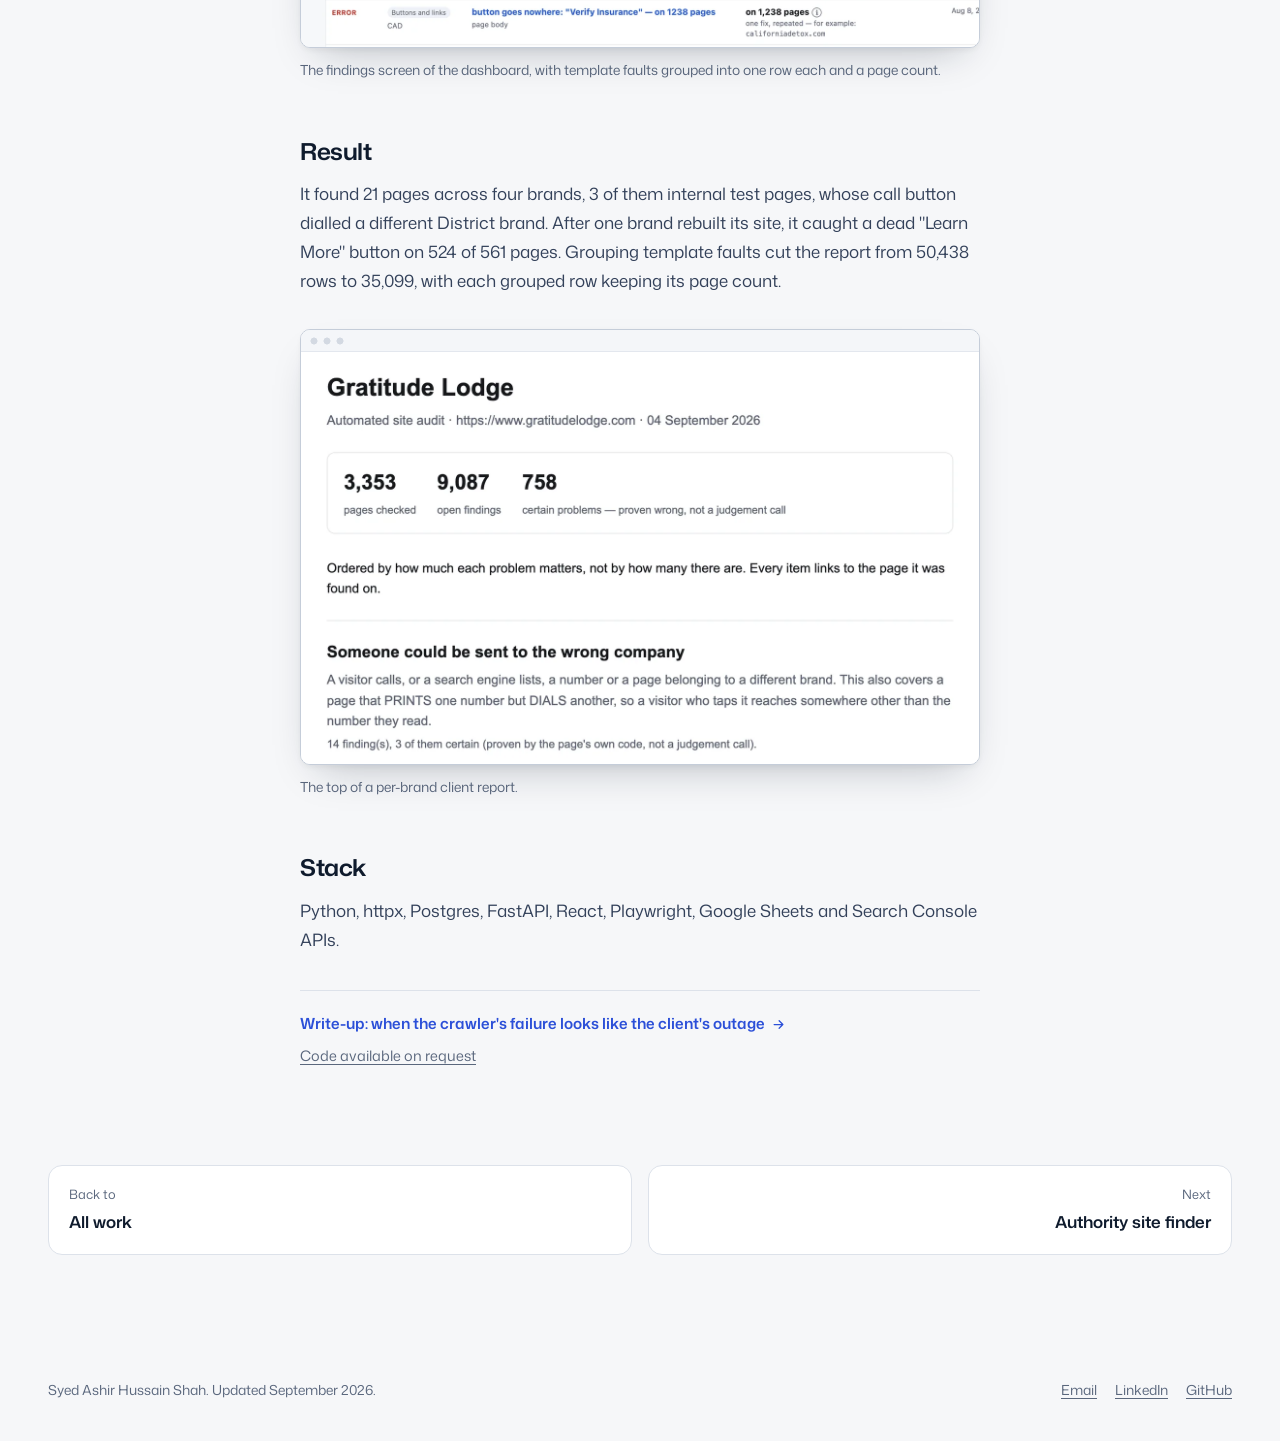
<file: case-studies/site-auditor.html>
<!doctype html>
<html lang="en" data-theme="light">
<head>
  <meta charset="utf-8">
  <meta name="viewport" content="width=device-width, initial-scale=1">
  <title>Site auditor, case study</title>
  <meta name="description" content="Crawls the brand websites and reports what it can prove is broken: phone numbers that dial a sister brand, dead buttons, broken links, template fields that never got filled.">
  <meta name="theme-color" content="#f6f7f9">
  <meta property="og:title" content="Site auditor, case study">
  <meta property="og:description" content="Crawls the brand websites and reports what it can prove is broken: phone numbers that dial a sister brand, dead buttons, broken links, template fields that never got filled.">
  <meta property="og:type" content="website">
  <meta property="og:image" content="https://syedashir.com/assets/og.png">
  <meta name="twitter:card" content="summary_large_image">
  <link rel="icon" href="../icon.svg" type="image/svg+xml">
  <link rel="icon" href="../icon-32.png" type="image/png" sizes="32x32">
  <link rel="apple-touch-icon" href="../apple-touch-icon.png">
  <script>try{var t=localStorage.getItem("theme");if(t==="dark"||t==="light")document.documentElement.setAttribute("data-theme",t)}catch(e){}</script>
  <link rel="preconnect" href="https://fonts.googleapis.com">
  <link rel="preconnect" href="https://fonts.gstatic.com" crossorigin>
  <link rel="stylesheet" href="https://fonts.googleapis.com/css2?family=Mona+Sans:wdth,wght@75..125,200..900&family=JetBrains+Mono:wght@400;500&display=swap">
  <link rel="stylesheet" href="../styles.css">
</head>
<body>
<a class="skip" href="#main">Skip to content</a>
<header class="topbar">
  <div class="wrap">
    <a class="brand" href="../index.html"><span class="brand-name">Syed Ashir</span></a>
    <nav class="nav-links" aria-label="Primary">
      <a href="../index.html#work" aria-current="page">Work</a>
      <a href="../index.html#writing">Writing</a>
      <a href="../index.html#research">Research</a>
      <a href="../index.html#contact">Contact</a>
    </nav>
    <div class="topbar-actions">
      <button class="icon-btn" id="theme-toggle" type="button" aria-label="Switch to dark theme"><svg class="theme-icon-light" viewBox="0 0 24 24" fill="none" stroke="currentColor" stroke-width="1.8" stroke-linecap="round" aria-hidden="true"><circle cx="12" cy="12" r="4"/><path d="M12 2.5v2.2M12 19.3v2.2M4.6 4.6l1.6 1.6M17.8 17.8l1.6 1.6M2.5 12h2.2M19.3 12h2.2M4.6 19.4l1.6-1.6M17.8 6.2l1.6-1.6"/></svg><svg class="theme-icon-dark" viewBox="0 0 24 24" fill="none" stroke="currentColor" stroke-width="1.8" stroke-linecap="round" stroke-linejoin="round" aria-hidden="true"><path d="M20 14.5A8 8 0 0 1 9.5 4a8 8 0 1 0 10.5 10.5z"/></svg></button>
      <a class="btn btn-primary btn-sm" href="https://mail.google.com/mail/?view=cm&amp;fs=1&amp;to=meetashirr@gmail.com" target="_blank" rel="noopener">Email me</a>
    </div>
  </div>
</header>
<main id="main">
<header class="doc-head">
  <div class="wrap">
    <p class="crumbs"><a href="../index.html#work">Work</a><svg viewBox="0 0 24 24" fill="none" stroke="currentColor" stroke-width="2" stroke-linecap="round" stroke-linejoin="round" aria-hidden="true"><path d="M9 6l6 6-6 6"/></svg><a href="../index.html#site-auditor">District Behavioral Health</a></p>
    <h1 class="display">Site auditor</h1>
    <p class="lede">Crawls the brand websites and reports what it can prove is broken: phone numbers that dial a sister brand, dead buttons, broken links, template fields that never got filled.</p>
    <p class="project-role">About 15,500 pages per full run across eight sites; the ninth is sampled. 1,089 tests.</p>
    <div class="doc-actions"><a class="btn btn-ghost tool-link" href="https://github.com/sydashir/QA_district_Tool" target="_blank" rel="noopener">View code on GitHub<svg class="ext" viewBox="0 0 24 24" fill="none" stroke="currentColor" stroke-width="2" stroke-linecap="round" stroke-linejoin="round" aria-hidden="true"><path d="M14 4h6v6M20 4l-9 9"/><path d="M18 14v4a2 2 0 0 1-2 2H6a2 2 0 0 1-2-2V8a2 2 0 0 1 2-2h4"/></svg><span class="visually-hidden"> (opens in a new tab)</span></a></div>
    <div class="doc-meta">
      <ul class="metrics"><li><b>~15,500</b><span>pages per full run across eight sites</span></li><li><b>21</b><span>pages dialling a different District brand, 3 of them test pages</span></li><li><b>1,089</b><span>tests</span></li></ul>
      <div class="stack-block"><p>Built with</p><ul class="chips"><li>Python</li><li>httpx</li><li>Postgres</li><li>FastAPI</li><li>React</li><li>Playwright</li><li>Google Sheets API</li><li>Search Console API</li></ul></div>
    </div>
  </div>
</header>
<div class="wrap doc-figure"><div class="visual hero-shot"><figure class="shot"><img src="../assets/auditor-dashboard.webp" width="1600" height="907" alt="The auditor dashboard: open errors across all brands, a banner naming the brand that could not be audited, and one card per brand with its errors, warnings and run history."></figure></div></div>
<div class="wrap doc-body">
  <nav class="toc" aria-label="On this page"><p>On this page</p><ol><li><a href="#problem">Problem</a></li><li><a href="#how-it-works">How it works</a></li><li><a href="#what-it-guards-against">What it guards against</a></li><li><a href="#how-i-know-it-works">How I know it works</a></li><li><a href="#result">Result</a></li><li><a href="#stack">Stack</a></li></ol></nav>
  <article class="prose">
<h2 id="problem">Problem</h2>
<p>The brands' pages are generated from spreadsheets and imported into WordPress, and no automated check covered the live pages. One facility page had already shipped with call buttons pointing at the wrong number, and neither manual QA nor the existing tool caught it.</p>
<figure><div class="shot"><img src="../assets/auditor-dial.webp" width="1570" height="515" loading="lazy" alt="A warning from the auditor's client report: a page shows one of the brand's phone numbers but its call button dials another, with a photo of the element outlined in red."></div><figcaption>A warning from a client report: the page shows one of the brand's numbers and dials another, with a photo of the element.</figcaption></figure>
<h2 id="how-it-works">How it works</h2>
<p>Each site is listed from its sitemap plus the WordPress REST API, then crawled with a per-brand concurrency limit. Fifteen deterministic checks run on every page. Faults that repeat because they live in a shared template are grouped into one fix each. Results go to a Google Sheet the QA team triages in, and to a FastAPI and React dashboard.</p>
<p class="visually-hidden">Pipeline stages, in order:</p><ol class="steps"><li>List pages</li><li>Crawl politely</li><li>Run 15 checks</li><li>Group repeats</li><li class="hot">Refuse bad runs</li><li>Publish</li></ol>
<h2 id="what-it-guards-against">What it guards against</h2>
<p>Reporting its own failures as the client's. A throttled sitemap read once made a 15,635-page site look like 96 pages. A rate-limited run once reached 77 of 8,029 pages, was recorded as a normal run, and produced 7,777 "unreachable" findings: 97% of the site. A run that fetches under half its pages is now refused instead of published. I set that floor from 106 real runs, where the median fetch rate was 99.7%.</p>
<h2 id="how-i-know-it-works">How I know it works</h2>
<p>1,089 tests, and the working rule is that each new test is first run against the unfixed code to show it can fail. The text parser is gated by fragments mostly saved from live pages. On the corruption check, 59 of 60 findings checked against the live page were real. I also tried an LLM grammar pass and a dictionary spellchecker. Only 4 to 6% of the LLM's findings survived an adversarial review, and the spellchecker's precision was 9%, so neither shipped.</p>
<figure><div class="shot"><img src="../assets/auditor-findings.webp" width="1400" height="975" loading="lazy" alt="The auditor dashboard's findings screen: repeated template faults grouped into one row with their page counts."></div><figcaption>The findings screen of the dashboard, with template faults grouped into one row each and a page count.</figcaption></figure>
<h2 id="result">Result</h2>
<p>It found 21 pages across four brands, 3 of them internal test pages, whose call button dialled a different District brand. After one brand rebuilt its site, it caught a dead "Learn More" button on 524 of 561 pages. Grouping template faults cut the report from 50,438 rows to 35,099, with each grouped row keeping its page count.</p>
<figure><div class="shot"><img src="../assets/auditor-report.webp" width="1400" height="850" loading="lazy" alt="The top of a client report for one brand, with pages checked, open findings and certain problems, followed by its first section."></div><figcaption>The top of a per-brand client report.</figcaption></figure>
<h2 id="stack">Stack</h2>
<p>Python, httpx, Postgres, FastAPI, React, Playwright, Google Sheets and Search Console APIs.</p>
<div class="doc-links"><a class="cta-link" href="../writing/crawler-failures.html">Write-up: when the crawler's failure looks like the client's outage <svg viewBox="0 0 24 24" fill="none" stroke="currentColor" stroke-width="2" stroke-linecap="round" stroke-linejoin="round" aria-hidden="true"><path d="M5 12h14M13 6l6 6-6 6"/></svg></a><a class="quiet-link" href="https://mail.google.com/mail/?view=cm&amp;fs=1&amp;to=meetashirr@gmail.com" target="_blank" rel="noopener">Code available on request</a></div>
  </article>
</div>
<nav class="pager wrap" aria-label="More case studies"><a class="prev" href="../index.html#work"><small>Back to</small><b>All work</b></a><a class="next" href="authority-finder.html"><small>Next</small><b>Authority site finder</b></a></nav>
</main>
<footer class="site-foot">
  <div class="wrap">
    <p style="margin:0">Syed Ashir Hussain Shah. Updated September 2026.</p>
    <nav aria-label="Elsewhere">
      <a href="https://mail.google.com/mail/?view=cm&amp;fs=1&amp;to=meetashirr@gmail.com" target="_blank" rel="noopener">Email</a>
      <a href="https://linkedin.com/in/syedashir">LinkedIn</a>
      <a href="https://github.com/sydashir">GitHub</a>
    </nav>
  </div>
</footer>
<script src="../script.js"></script>
</body>
</html>
</file>
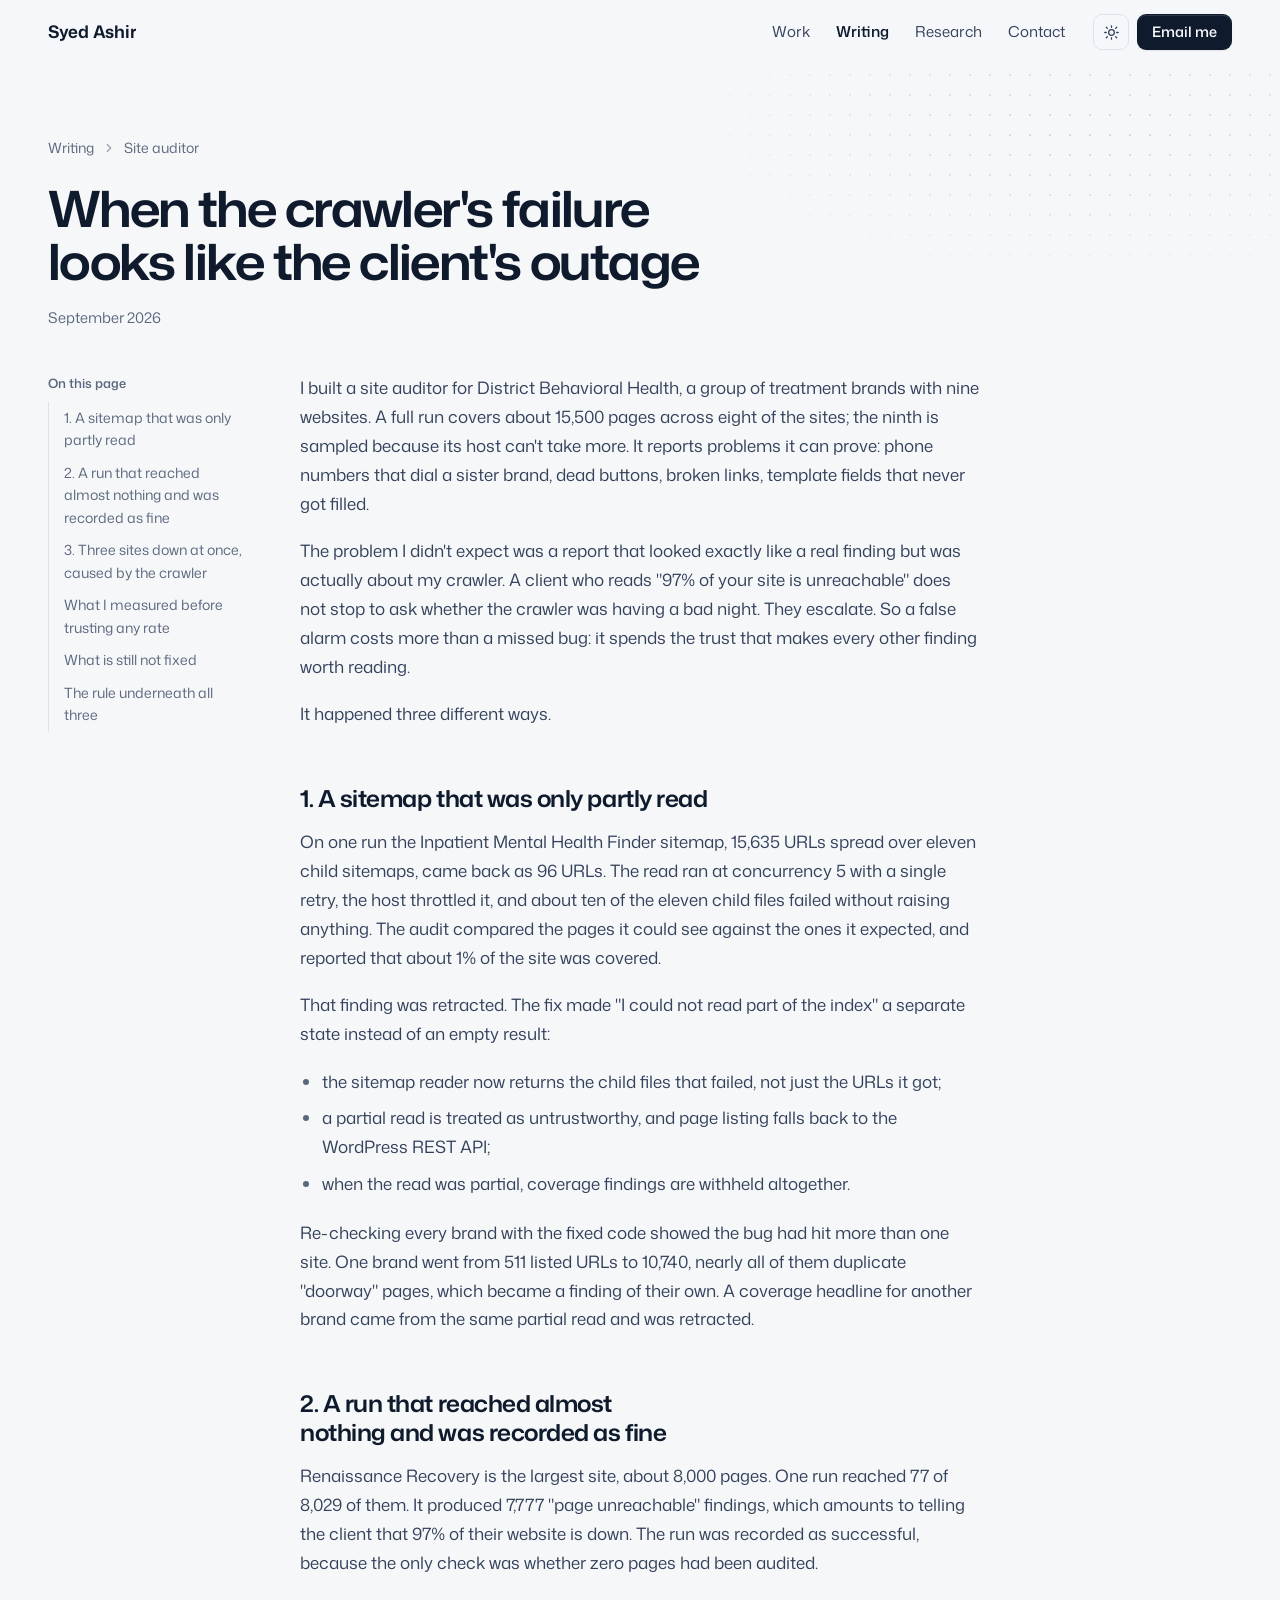
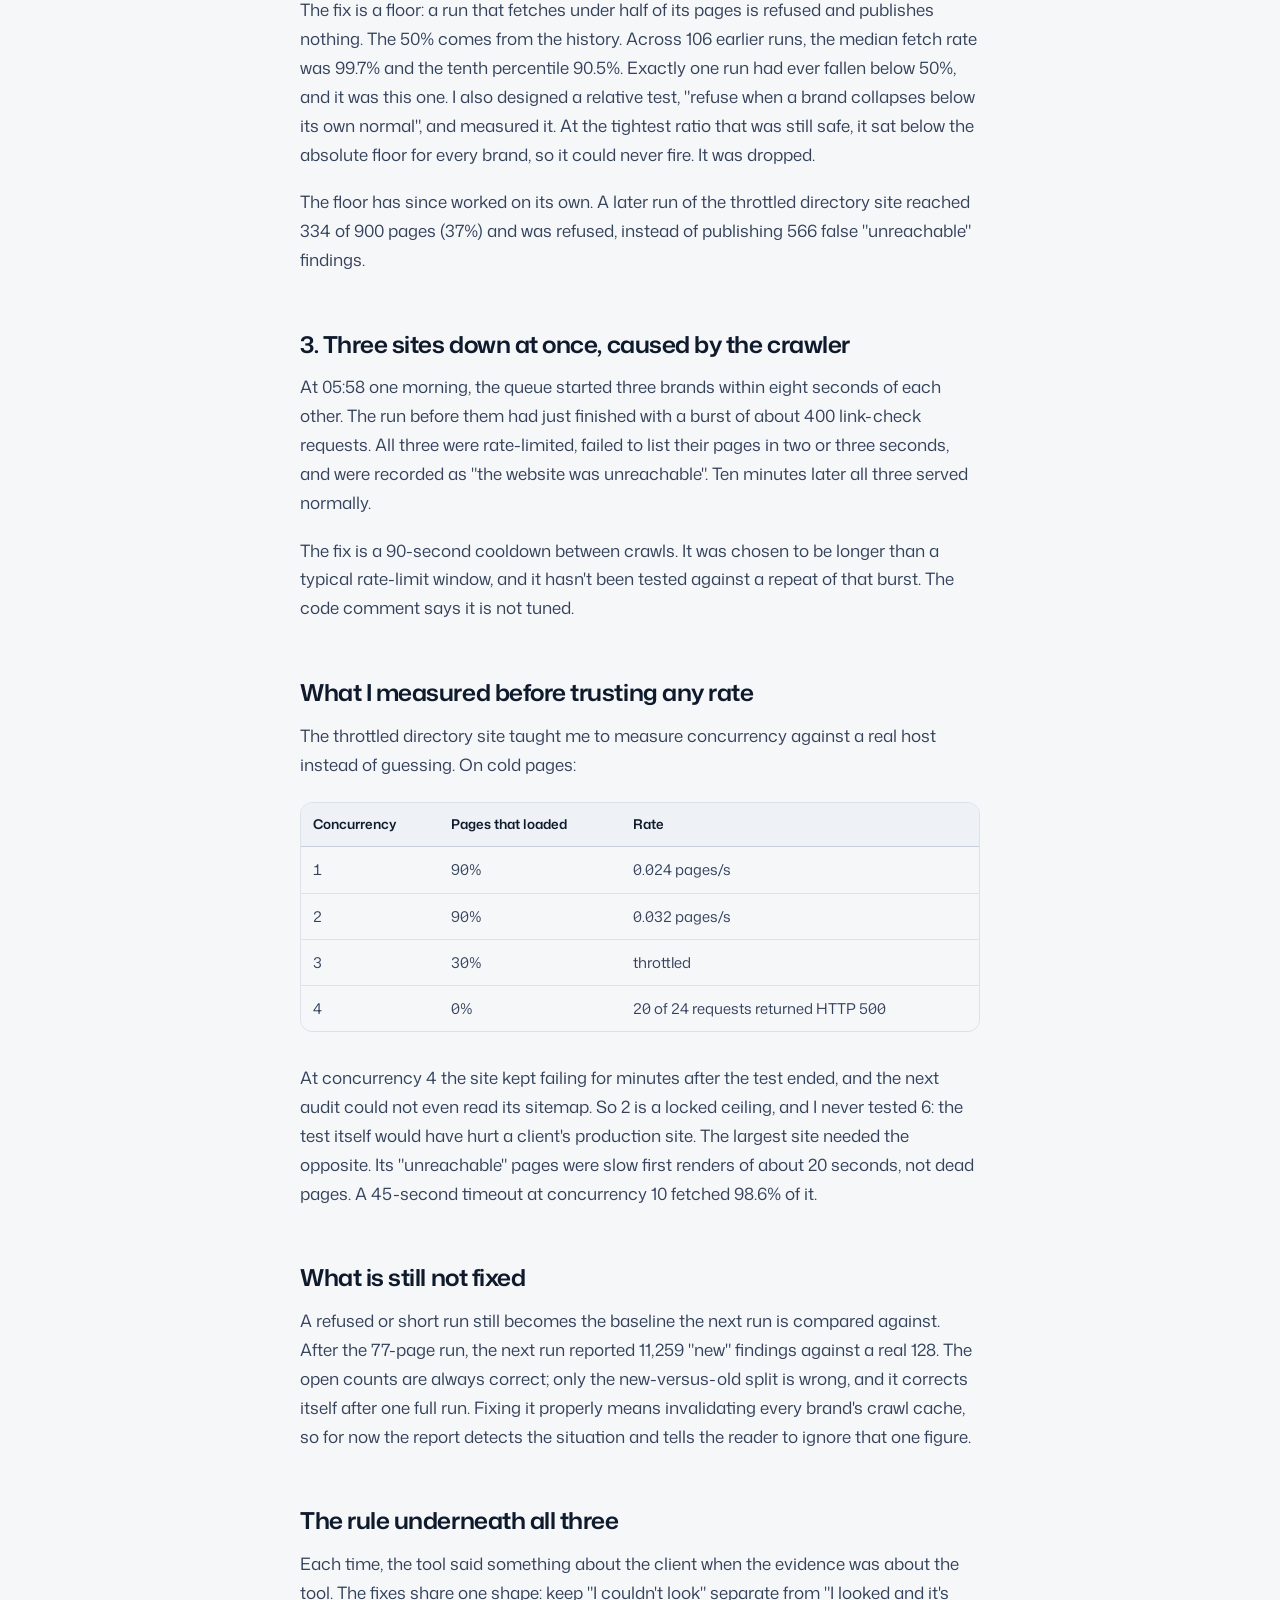
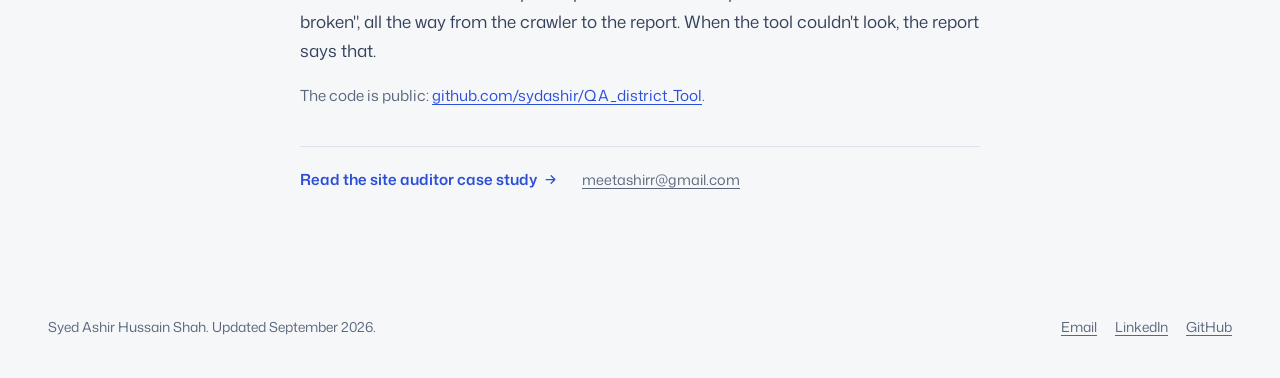
<file: writing/crawler-failures.html>
<!doctype html>
<html lang="en" data-theme="light">
<head>
  <meta charset="utf-8">
  <meta name="viewport" content="width=device-width, initial-scale=1">
  <title>When the crawler's failure looks like the client's outage</title>
  <meta name="description" content="Three times a site auditor reported its own access problems as the client&#x27;s defects. What each looked like and the guard that stops it now.">
  <meta name="theme-color" content="#f6f7f9">
  <meta property="og:title" content="When the crawler&#x27;s failure looks like the client&#x27;s outage">
  <meta property="og:description" content="Three times a site auditor reported its own access problems as the client&#x27;s defects. What each looked like and the guard that stops it now.">
  <meta property="og:type" content="website">
  <meta property="og:image" content="https://syedashir.com/assets/og.png">
  <meta name="twitter:card" content="summary_large_image">
  <link rel="icon" href="../icon.svg" type="image/svg+xml">
  <link rel="icon" href="../icon-32.png" type="image/png" sizes="32x32">
  <link rel="apple-touch-icon" href="../apple-touch-icon.png">
  <script>try{var t=localStorage.getItem("theme");if(t==="dark"||t==="light")document.documentElement.setAttribute("data-theme",t)}catch(e){}</script>
  <link rel="preconnect" href="https://fonts.googleapis.com">
  <link rel="preconnect" href="https://fonts.gstatic.com" crossorigin>
  <link rel="stylesheet" href="https://fonts.googleapis.com/css2?family=Mona+Sans:wdth,wght@75..125,200..900&family=JetBrains+Mono:wght@400;500&display=swap">
  <link rel="stylesheet" href="../styles.css">
</head>
<body>
<a class="skip" href="#main">Skip to content</a>
<header class="topbar">
  <div class="wrap">
    <a class="brand" href="../index.html"><span class="brand-name">Syed Ashir</span></a>
    <nav class="nav-links" aria-label="Primary">
      <a href="../index.html#work">Work</a>
      <a href="../index.html#writing" aria-current="page">Writing</a>
      <a href="../index.html#research">Research</a>
      <a href="../index.html#contact">Contact</a>
    </nav>
    <div class="topbar-actions">
      <button class="icon-btn" id="theme-toggle" type="button" aria-label="Switch to dark theme"><svg class="theme-icon-light" viewBox="0 0 24 24" fill="none" stroke="currentColor" stroke-width="1.8" stroke-linecap="round" aria-hidden="true"><circle cx="12" cy="12" r="4"/><path d="M12 2.5v2.2M12 19.3v2.2M4.6 4.6l1.6 1.6M17.8 17.8l1.6 1.6M2.5 12h2.2M19.3 12h2.2M4.6 19.4l1.6-1.6M17.8 6.2l1.6-1.6"/></svg><svg class="theme-icon-dark" viewBox="0 0 24 24" fill="none" stroke="currentColor" stroke-width="1.8" stroke-linecap="round" stroke-linejoin="round" aria-hidden="true"><path d="M20 14.5A8 8 0 0 1 9.5 4a8 8 0 1 0 10.5 10.5z"/></svg></button>
      <a class="btn btn-primary btn-sm" href="https://mail.google.com/mail/?view=cm&amp;fs=1&amp;to=meetashirr@gmail.com" target="_blank" rel="noopener">Email me</a>
    </div>
  </div>
</header>
<main id="main">
<header class="doc-head article-head">
  <div class="wrap">
    <p class="crumbs"><a href="../index.html#writing">Writing</a><svg viewBox="0 0 24 24" fill="none" stroke="currentColor" stroke-width="2" stroke-linecap="round" stroke-linejoin="round" aria-hidden="true"><path d="M9 6l6 6-6 6"/></svg><a href="../case-studies/site-auditor.html">Site auditor</a></p>
    <h1 class="display">When the crawler's failure looks like the client's outage</h1>
    <p class="byline">September 2026</p>
  </div>
</header>
<div class="wrap doc-body">
  <nav class="toc" aria-label="On this page"><p>On this page</p><ol><li><a href="#1-a-sitemap-that-was-only-partly-read">1. A sitemap that was only partly read</a></li><li><a href="#2-a-run-that-reached-almost-nothing-and-was-recorded-as-fine">2. A run that reached almost nothing and was recorded as fine</a></li><li><a href="#3-three-sites-down-at-once-caused-by-the-crawler">3. Three sites down at once, caused by the crawler</a></li><li><a href="#what-i-measured-before-trusting-any-rate">What I measured before trusting any rate</a></li><li><a href="#what-is-still-not-fixed">What is still not fixed</a></li><li><a href="#the-rule-underneath-all-three">The rule underneath all three</a></li></ol></nav>
  <article class="prose">
<p>I built a site auditor for District Behavioral Health, a group of treatment brands with nine websites. A full run covers about 15,500 pages across eight of the sites; the ninth is sampled because its host can't take more. It reports problems it can prove: phone numbers that dial a sister brand, dead buttons, broken links, template fields that never got filled.</p>

    <p>The problem I didn't expect was a report that looked exactly like a real finding but was actually about my crawler. A client who reads "97% of your site is unreachable" does not stop to ask whether the crawler was having a bad night. They escalate. So a false alarm costs more than a missed bug: it spends the trust that makes every other finding worth reading.</p>

    <p>It happened three different ways.</p>

    <h2 id="1-a-sitemap-that-was-only-partly-read">1. A sitemap that was only partly read</h2>

    <p>On one run the Inpatient Mental Health Finder sitemap, 15,635 URLs spread over eleven child sitemaps, came back as 96 URLs. The read ran at concurrency 5 with a single retry, the host throttled it, and about ten of the eleven child files failed without raising anything. The audit compared the pages it could see against the ones it expected, and reported that about 1% of the site was covered.</p>

    <p>That finding was retracted. The fix made "I could not read part of the index" a separate state instead of an empty result:</p>

    <ul>
      <li>the sitemap reader now returns the child files that failed, not just the URLs it got;</li>
      <li>a partial read is treated as untrustworthy, and page listing falls back to the WordPress REST API;</li>
      <li>when the read was partial, coverage findings are withheld altogether.</li>
    </ul>

    <p>Re-checking every brand with the fixed code showed the bug had hit more than one site. One brand went from 511 listed URLs to 10,740, nearly all of them duplicate "doorway" pages, which became a finding of their own. A coverage headline for another brand came from the same partial read and was retracted.</p>

    <h2 id="2-a-run-that-reached-almost-nothing-and-was-recorded-as-fine">2. A run that reached almost nothing and was recorded as fine</h2>

    <p>Renaissance Recovery is the largest site, about 8,000 pages. One run reached 77 of 8,029 of them. It produced 7,777 "page unreachable" findings, which amounts to telling the client that 97% of their website is down. The run was recorded as successful, because the only check was whether zero pages had been audited.</p>

    <p>The fix is a floor: a run that fetches under half of its pages is refused and publishes nothing. The 50% comes from the history. Across 106 earlier runs, the median fetch rate was 99.7% and the tenth percentile 90.5%. Exactly one run had ever fallen below 50%, and it was this one. I also designed a relative test, "refuse when a brand collapses below its own normal", and measured it. At the tightest ratio that was still safe, it sat below the absolute floor for every brand, so it could never fire. It was dropped.</p>

    <p>The floor has since worked on its own. A later run of the throttled directory site reached 334 of 900 pages (37%) and was refused, instead of publishing 566 false "unreachable" findings.</p>

    <h2 id="3-three-sites-down-at-once-caused-by-the-crawler">3. Three sites down at once, caused by the crawler</h2>

    <p>At 05:58 one morning, the queue started three brands within eight seconds of each other. The run before them had just finished with a burst of about 400 link-check requests. All three were rate-limited, failed to list their pages in two or three seconds, and were recorded as "the website was unreachable". Ten minutes later all three served normally.</p>

    <p>The fix is a 90-second cooldown between crawls. It was chosen to be longer than a typical rate-limit window, and it hasn't been tested against a repeat of that burst. The code comment says it is not tuned.</p>

    <h2 id="what-i-measured-before-trusting-any-rate">What I measured before trusting any rate</h2>

    <p>The throttled directory site taught me to measure concurrency against a real host instead of guessing. On cold pages:</p>

    <div class="table-scroll"><table>
      <thead><tr><th>Concurrency</th><th>Pages that loaded</th><th>Rate</th></tr></thead>
      <tbody>
        <tr><td>1</td><td>90%</td><td>0.024 pages/s</td></tr>
        <tr><td>2</td><td>90%</td><td>0.032 pages/s</td></tr>
        <tr><td>3</td><td>30%</td><td>throttled</td></tr>
        <tr><td>4</td><td>0%</td><td>20 of 24 requests returned HTTP 500</td></tr>
      </tbody>
    </table></div>

    <p>At concurrency 4 the site kept failing for minutes after the test ended, and the next audit could not even read its sitemap. So 2 is a locked ceiling, and I never tested 6: the test itself would have hurt a client's production site. The largest site needed the opposite. Its "unreachable" pages were slow first renders of about 20 seconds, not dead pages. A 45-second timeout at concurrency 10 fetched 98.6% of it.</p>

    <h2 id="what-is-still-not-fixed">What is still not fixed</h2>

    <p>A refused or short run still becomes the baseline the next run is compared against. After the 77-page run, the next run reported 11,259 "new" findings against a real 128. The open counts are always correct; only the new-versus-old split is wrong, and it corrects itself after one full run. Fixing it properly means invalidating every brand's crawl cache, so for now the report detects the situation and tells the reader to ignore that one figure.</p>

    <h2 id="the-rule-underneath-all-three">The rule underneath all three</h2>

    <p>Each time, the tool said something about the client when the evidence was about the tool. The fixes share one shape: keep "I couldn't look" separate from "I looked and it's broken", all the way from the crawler to the report. When the tool couldn't look, the report says that.</p>

    <p class="aside">The code is public: <a href="https://github.com/sydashir/QA_district_Tool" target="_blank" rel="noopener">github.com/sydashir/QA_district_Tool</a>.</p>
    <div class="doc-links"><a class="cta-link" href="../case-studies/site-auditor.html">Read the site auditor case study <svg viewBox="0 0 24 24" fill="none" stroke="currentColor" stroke-width="2" stroke-linecap="round" stroke-linejoin="round" aria-hidden="true"><path d="M5 12h14M13 6l6 6-6 6"/></svg></a><a class="quiet-link" href="https://mail.google.com/mail/?view=cm&amp;fs=1&amp;to=meetashirr@gmail.com" target="_blank" rel="noopener">meetashirr@gmail.com</a></div>
  </article>
</div>
</main>
<footer class="site-foot">
  <div class="wrap">
    <p style="margin:0">Syed Ashir Hussain Shah. Updated September 2026.</p>
    <nav aria-label="Elsewhere">
      <a href="https://mail.google.com/mail/?view=cm&amp;fs=1&amp;to=meetashirr@gmail.com" target="_blank" rel="noopener">Email</a>
      <a href="https://linkedin.com/in/syedashir">LinkedIn</a>
      <a href="https://github.com/sydashir">GitHub</a>
    </nav>
  </div>
</footer>
<script src="../script.js"></script>
</body>
</html>
</file>
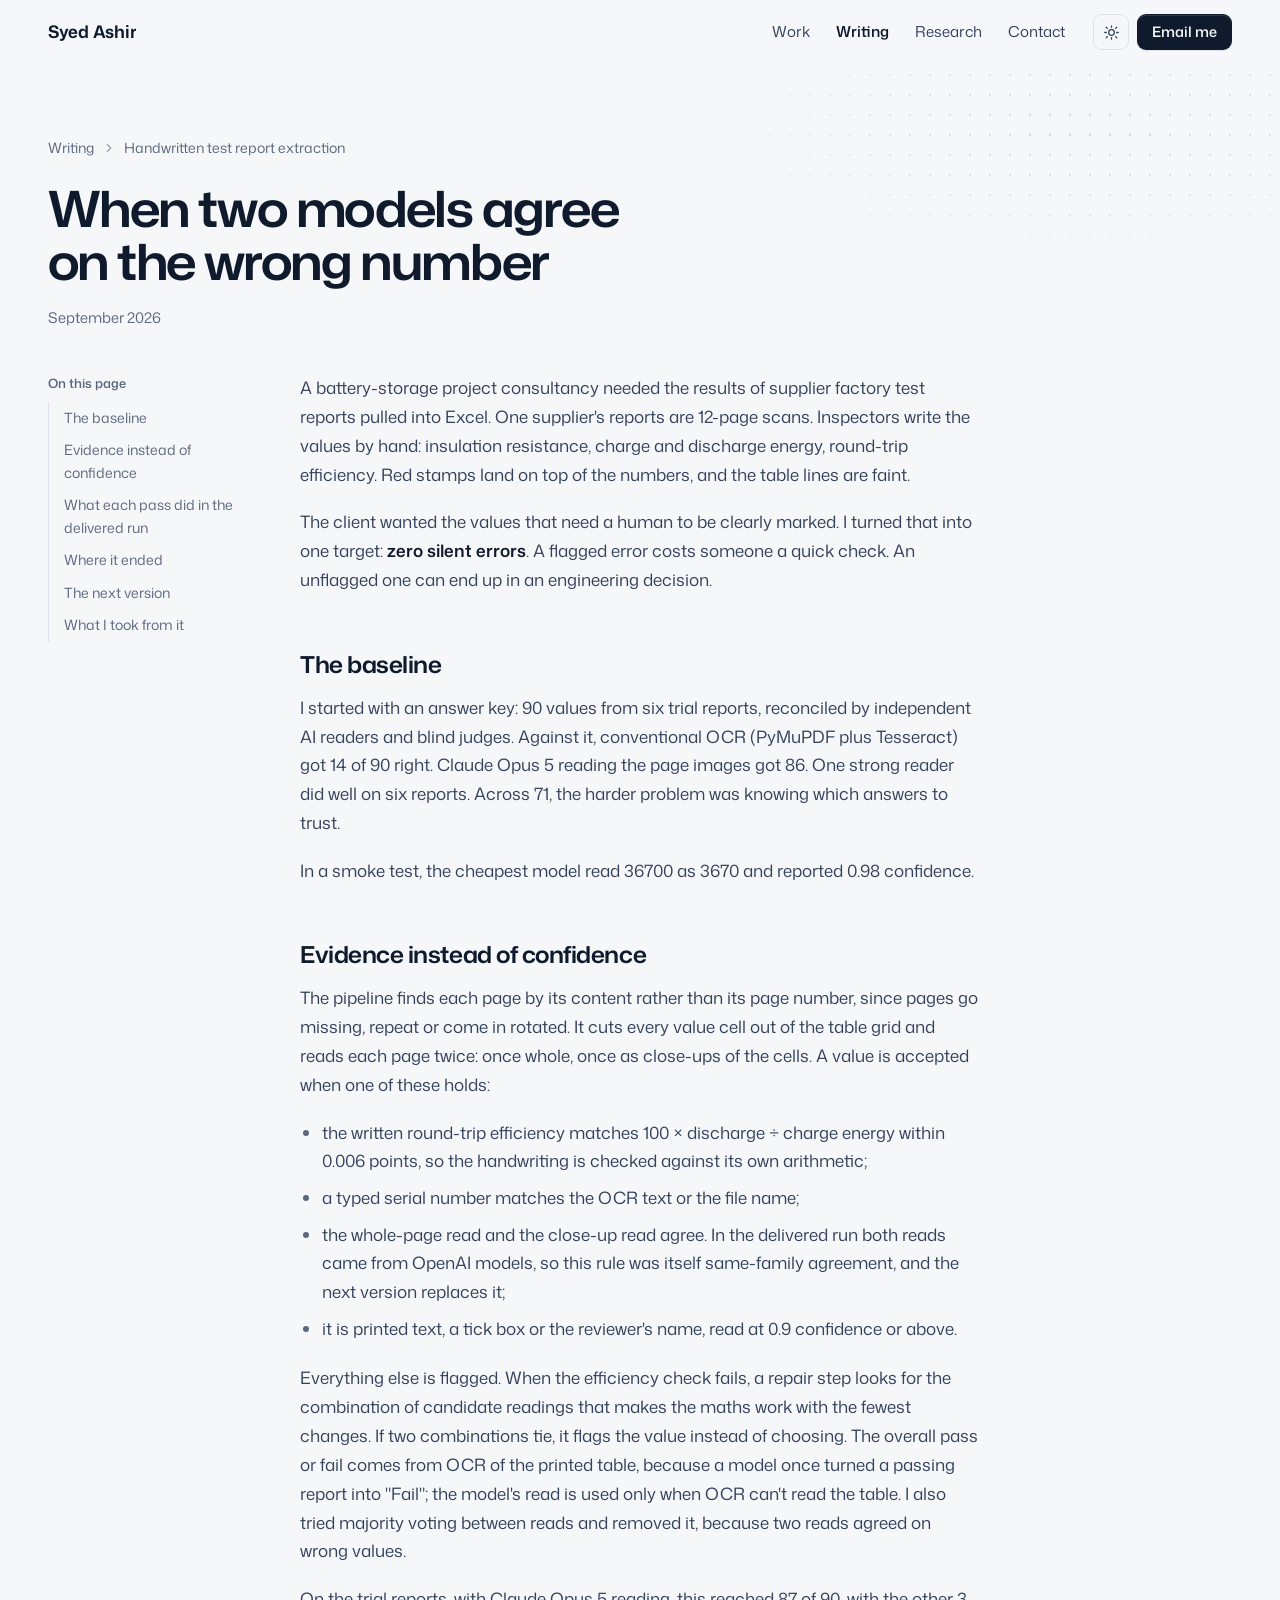
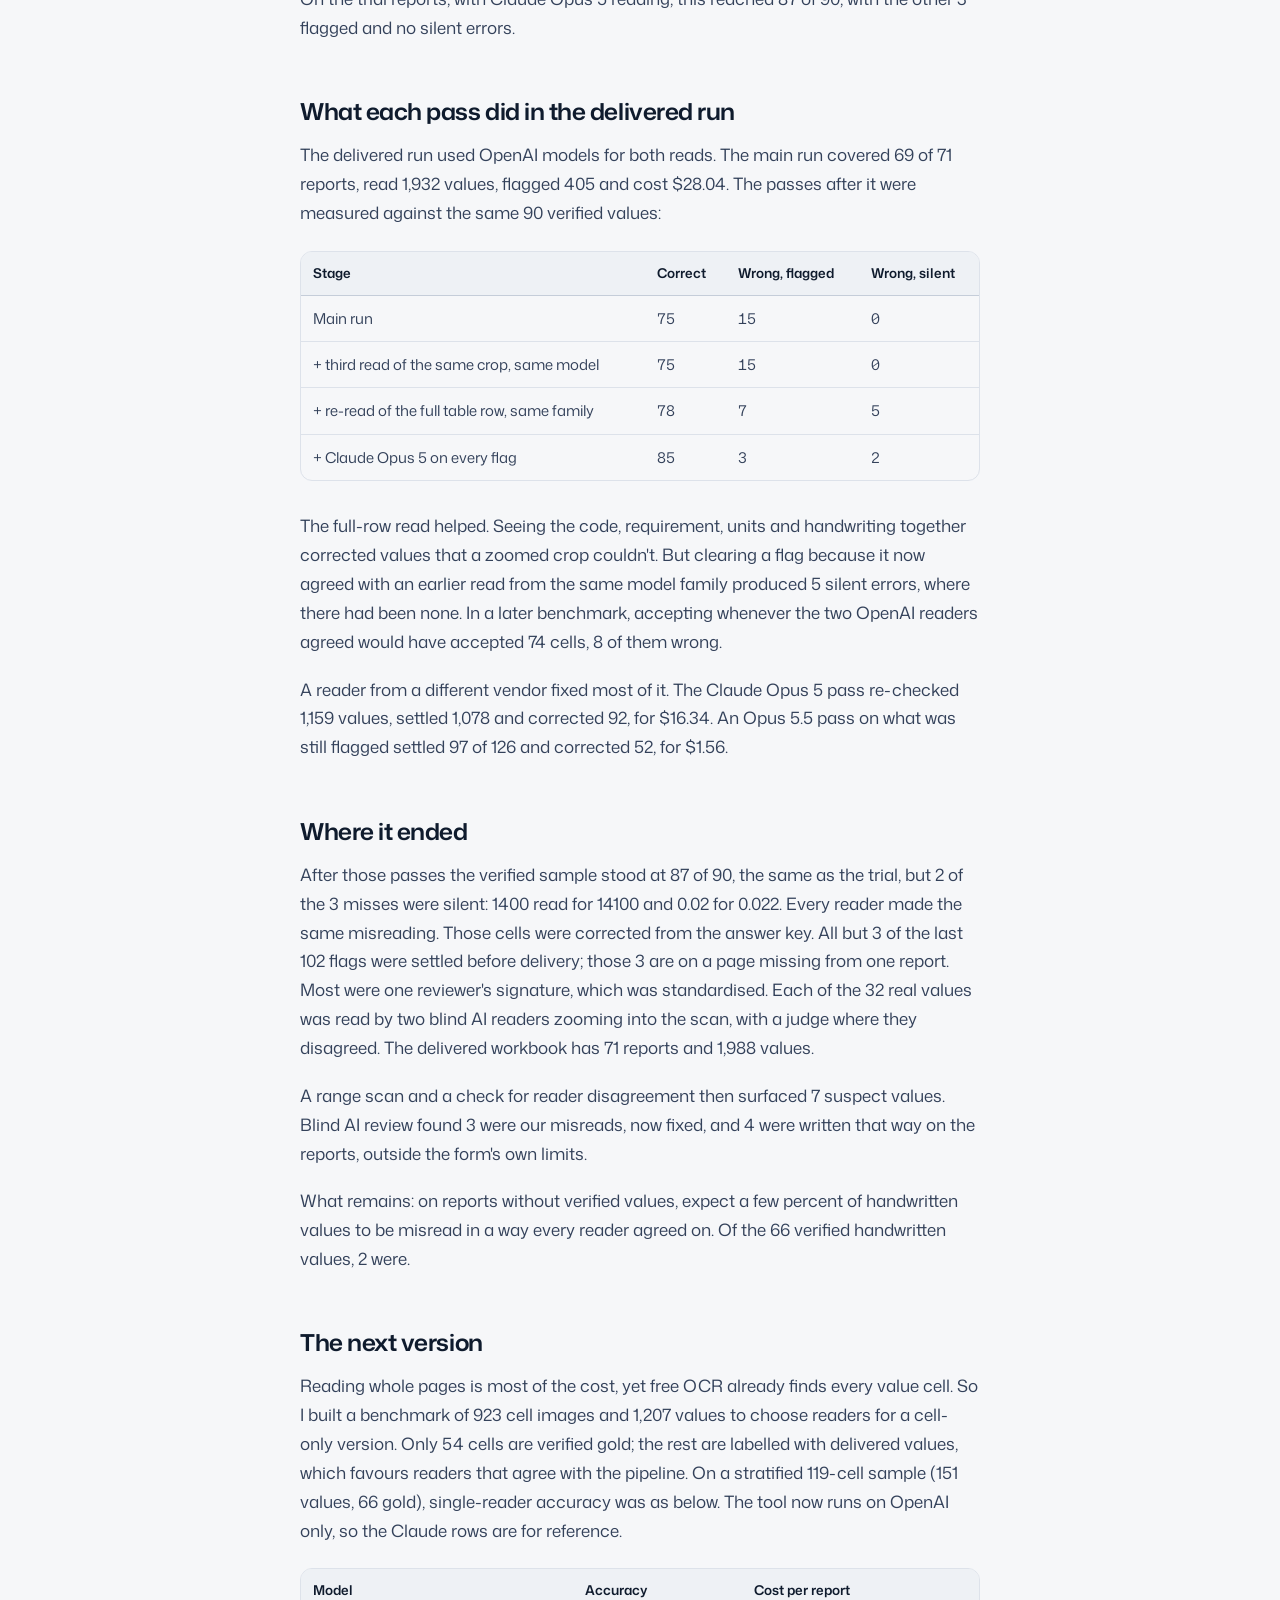
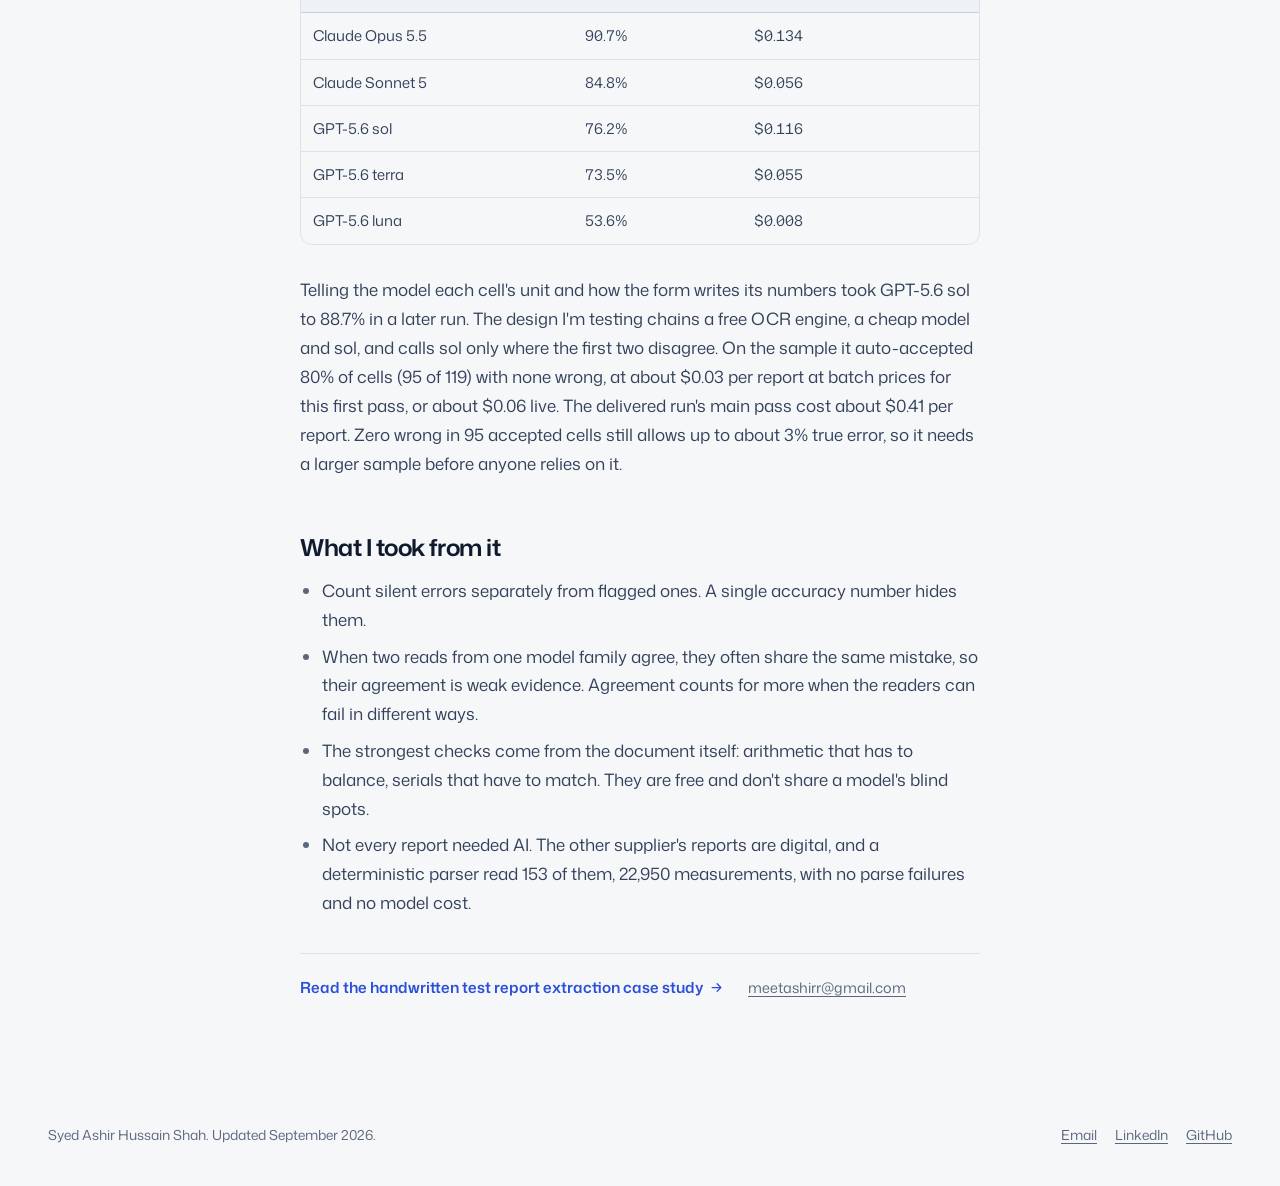
<file: writing/when-models-agree.html>
<!doctype html>
<html lang="en" data-theme="light">
<head>
  <meta charset="utf-8">
  <meta name="viewport" content="width=device-width, initial-scale=1">
  <title>When two models agree on the wrong number</title>
  <meta name="description" content="Reading handwritten factory test reports with vision models, and why agreement between readers from the same family let wrong values through.">
  <meta name="theme-color" content="#f6f7f9">
  <meta property="og:title" content="When two models agree on the wrong number">
  <meta property="og:description" content="Reading handwritten factory test reports with vision models, and why agreement between readers from the same family let wrong values through.">
  <meta property="og:type" content="website">
  <meta property="og:image" content="https://syedashir.com/assets/og.png">
  <meta name="twitter:card" content="summary_large_image">
  <link rel="icon" href="../icon.svg" type="image/svg+xml">
  <link rel="icon" href="../icon-32.png" type="image/png" sizes="32x32">
  <link rel="apple-touch-icon" href="../apple-touch-icon.png">
  <script>try{var t=localStorage.getItem("theme");if(t==="dark"||t==="light")document.documentElement.setAttribute("data-theme",t)}catch(e){}</script>
  <link rel="preconnect" href="https://fonts.googleapis.com">
  <link rel="preconnect" href="https://fonts.gstatic.com" crossorigin>
  <link rel="stylesheet" href="https://fonts.googleapis.com/css2?family=Mona+Sans:wdth,wght@75..125,200..900&family=JetBrains+Mono:wght@400;500&display=swap">
  <link rel="stylesheet" href="../styles.css">
</head>
<body>
<a class="skip" href="#main">Skip to content</a>
<header class="topbar">
  <div class="wrap">
    <a class="brand" href="../index.html"><span class="brand-name">Syed Ashir</span></a>
    <nav class="nav-links" aria-label="Primary">
      <a href="../index.html#work">Work</a>
      <a href="../index.html#writing" aria-current="page">Writing</a>
      <a href="../index.html#research">Research</a>
      <a href="../index.html#contact">Contact</a>
    </nav>
    <div class="topbar-actions">
      <button class="icon-btn" id="theme-toggle" type="button" aria-label="Switch to dark theme"><svg class="theme-icon-light" viewBox="0 0 24 24" fill="none" stroke="currentColor" stroke-width="1.8" stroke-linecap="round" aria-hidden="true"><circle cx="12" cy="12" r="4"/><path d="M12 2.5v2.2M12 19.3v2.2M4.6 4.6l1.6 1.6M17.8 17.8l1.6 1.6M2.5 12h2.2M19.3 12h2.2M4.6 19.4l1.6-1.6M17.8 6.2l1.6-1.6"/></svg><svg class="theme-icon-dark" viewBox="0 0 24 24" fill="none" stroke="currentColor" stroke-width="1.8" stroke-linecap="round" stroke-linejoin="round" aria-hidden="true"><path d="M20 14.5A8 8 0 0 1 9.5 4a8 8 0 1 0 10.5 10.5z"/></svg></button>
      <a class="btn btn-primary btn-sm" href="https://mail.google.com/mail/?view=cm&amp;fs=1&amp;to=meetashirr@gmail.com" target="_blank" rel="noopener">Email me</a>
    </div>
  </div>
</header>
<main id="main">
<header class="doc-head article-head">
  <div class="wrap">
    <p class="crumbs"><a href="../index.html#writing">Writing</a><svg viewBox="0 0 24 24" fill="none" stroke="currentColor" stroke-width="2" stroke-linecap="round" stroke-linejoin="round" aria-hidden="true"><path d="M9 6l6 6-6 6"/></svg><a href="../case-studies/report-extraction.html">Handwritten test report extraction</a></p>
    <h1 class="display">When two models agree on the wrong number</h1>
    <p class="byline">September 2026</p>
  </div>
</header>
<div class="wrap doc-body">
  <nav class="toc" aria-label="On this page"><p>On this page</p><ol><li><a href="#the-baseline">The baseline</a></li><li><a href="#evidence-instead-of-confidence">Evidence instead of confidence</a></li><li><a href="#what-each-pass-did-in-the-delivered-run">What each pass did in the delivered run</a></li><li><a href="#where-it-ended">Where it ended</a></li><li><a href="#the-next-version">The next version</a></li><li><a href="#what-i-took-from-it">What I took from it</a></li></ol></nav>
  <article class="prose">
<p>A battery-storage project consultancy needed the results of supplier factory test reports pulled into Excel. One supplier's reports are 12-page scans. Inspectors write the values by hand: insulation resistance, charge and discharge energy, round-trip efficiency. Red stamps land on top of the numbers, and the table lines are faint.</p>

    <p>The client wanted the values that need a human to be clearly marked. I turned that into one target: <b>zero silent errors</b>. A flagged error costs someone a quick check. An unflagged one can end up in an engineering decision.</p>

    <h2 id="the-baseline">The baseline</h2>

    <p>I started with an answer key: 90 values from six trial reports, reconciled by independent AI readers and blind judges. Against it, conventional OCR (PyMuPDF plus Tesseract) got 14 of 90 right. Claude Opus 5 reading the page images got 86. One strong reader did well on six reports. Across 71, the harder problem was knowing which answers to trust.</p>

    <p>In a smoke test, the cheapest model read 36700 as 3670 and reported 0.98 confidence.</p>

    <h2 id="evidence-instead-of-confidence">Evidence instead of confidence</h2>

    <p>The pipeline finds each page by its content rather than its page number, since pages go missing, repeat or come in rotated. It cuts every value cell out of the table grid and reads each page twice: once whole, once as close-ups of the cells. A value is accepted when one of these holds:</p>

    <ul>
      <li>the written round-trip efficiency matches 100 × discharge ÷ charge energy within 0.006 points, so the handwriting is checked against its own arithmetic;</li>
      <li>a typed serial number matches the OCR text or the file name;</li>
      <li>the whole-page read and the close-up read agree. In the delivered run both reads came from OpenAI models, so this rule was itself same-family agreement, and the next version replaces it;</li>
      <li>it is printed text, a tick box or the reviewer's name, read at 0.9 confidence or above.</li>
    </ul>

    <p>Everything else is flagged. When the efficiency check fails, a repair step looks for the combination of candidate readings that makes the maths work with the fewest changes. If two combinations tie, it flags the value instead of choosing. The overall pass or fail comes from OCR of the printed table, because a model once turned a passing report into "Fail"; the model's read is used only when OCR can't read the table. I also tried majority voting between reads and removed it, because two reads agreed on wrong values.</p>

    <p>On the trial reports, with Claude Opus 5 reading, this reached 87 of 90, with the other 3 flagged and no silent errors.</p>

    <h2 id="what-each-pass-did-in-the-delivered-run">What each pass did in the delivered run</h2>

    <p>The delivered run used OpenAI models for both reads. The main run covered 69 of 71 reports, read 1,932 values, flagged 405 and cost $28.04. The passes after it were measured against the same 90 verified values:</p>

    <div class="table-scroll"><table>
      <thead><tr><th>Stage</th><th>Correct</th><th>Wrong, flagged</th><th>Wrong, silent</th></tr></thead>
      <tbody>
        <tr><td>Main run</td><td>75</td><td>15</td><td>0</td></tr>
        <tr><td>+ third read of the same crop, same model</td><td>75</td><td>15</td><td>0</td></tr>
        <tr><td>+ re-read of the full table row, same family</td><td>78</td><td>7</td><td>5</td></tr>
        <tr><td>+ Claude Opus 5 on every flag</td><td>85</td><td>3</td><td>2</td></tr>
      </tbody>
    </table></div>

    <p>The full-row read helped. Seeing the code, requirement, units and handwriting together corrected values that a zoomed crop couldn't. But clearing a flag because it now agreed with an earlier read from the same model family produced 5 silent errors, where there had been none. In a later benchmark, accepting whenever the two OpenAI readers agreed would have accepted 74 cells, 8 of them wrong.</p>

    <p>A reader from a different vendor fixed most of it. The Claude Opus 5 pass re-checked 1,159 values, settled 1,078 and corrected 92, for $16.34. An Opus 5.5 pass on what was still flagged settled 97 of 126 and corrected 52, for $1.56.</p>

    <h2 id="where-it-ended">Where it ended</h2>

    <p>After those passes the verified sample stood at 87 of 90, the same as the trial, but 2 of the 3 misses were silent: 1400 read for 14100 and 0.02 for 0.022. Every reader made the same misreading. Those cells were corrected from the answer key. All but 3 of the last 102 flags were settled before delivery; those 3 are on a page missing from one report. Most were one reviewer's signature, which was standardised. Each of the 32 real values was read by two blind AI readers zooming into the scan, with a judge where they disagreed. The delivered workbook has 71 reports and 1,988 values.</p>

    <p>A range scan and a check for reader disagreement then surfaced 7 suspect values. Blind AI review found 3 were our misreads, now fixed, and 4 were written that way on the reports, outside the form's own limits.</p>

    <p>What remains: on reports without verified values, expect a few percent of handwritten values to be misread in a way every reader agreed on. Of the 66 verified handwritten values, 2 were.</p>

    <h2 id="the-next-version">The next version</h2>

    <p>Reading whole pages is most of the cost, yet free OCR already finds every value cell. So I built a benchmark of 923 cell images and 1,207 values to choose readers for a cell-only version. Only 54 cells are verified gold; the rest are labelled with delivered values, which favours readers that agree with the pipeline. On a stratified 119-cell sample (151 values, 66 gold), single-reader accuracy was as below. The tool now runs on OpenAI only, so the Claude rows are for reference.</p>

    <div class="table-scroll"><table>
      <thead><tr><th>Model</th><th>Accuracy</th><th>Cost per report</th></tr></thead>
      <tbody>
        <tr><td>Claude Opus 5.5</td><td>90.7%</td><td>$0.134</td></tr>
        <tr><td>Claude Sonnet 5</td><td>84.8%</td><td>$0.056</td></tr>
        <tr><td>GPT-5.6 sol</td><td>76.2%</td><td>$0.116</td></tr>
        <tr><td>GPT-5.6 terra</td><td>73.5%</td><td>$0.055</td></tr>
        <tr><td>GPT-5.6 luna</td><td>53.6%</td><td>$0.008</td></tr>
      </tbody>
    </table></div>

    <p>Telling the model each cell's unit and how the form writes its numbers took GPT-5.6 sol to 88.7% in a later run. The design I'm testing chains a free OCR engine, a cheap model and sol, and calls sol only where the first two disagree. On the sample it auto-accepted 80% of cells (95 of 119) with none wrong, at about $0.03 per report at batch prices for this first pass, or about $0.06 live. The delivered run's main pass cost about $0.41 per report. Zero wrong in 95 accepted cells still allows up to about 3% true error, so it needs a larger sample before anyone relies on it.</p>

    <h2 id="what-i-took-from-it">What I took from it</h2>

    <ul>
      <li>Count silent errors separately from flagged ones. A single accuracy number hides them.</li>
      <li>When two reads from one model family agree, they often share the same mistake, so their agreement is weak evidence. Agreement counts for more when the readers can fail in different ways.</li>
      <li>The strongest checks come from the document itself: arithmetic that has to balance, serials that have to match. They are free and don't share a model's blind spots.</li>
      <li>Not every report needed AI. The other supplier's reports are digital, and a deterministic parser read 153 of them, 22,950 measurements, with no parse failures and no model cost.</li>
    </ul>
    <div class="doc-links"><a class="cta-link" href="../case-studies/report-extraction.html">Read the handwritten test report extraction case study <svg viewBox="0 0 24 24" fill="none" stroke="currentColor" stroke-width="2" stroke-linecap="round" stroke-linejoin="round" aria-hidden="true"><path d="M5 12h14M13 6l6 6-6 6"/></svg></a><a class="quiet-link" href="https://mail.google.com/mail/?view=cm&amp;fs=1&amp;to=meetashirr@gmail.com" target="_blank" rel="noopener">meetashirr@gmail.com</a></div>
  </article>
</div>
</main>
<footer class="site-foot">
  <div class="wrap">
    <p style="margin:0">Syed Ashir Hussain Shah. Updated September 2026.</p>
    <nav aria-label="Elsewhere">
      <a href="https://mail.google.com/mail/?view=cm&amp;fs=1&amp;to=meetashirr@gmail.com" target="_blank" rel="noopener">Email</a>
      <a href="https://linkedin.com/in/syedashir">LinkedIn</a>
      <a href="https://github.com/sydashir">GitHub</a>
    </nav>
  </div>
</footer>
<script src="../script.js"></script>
</body>
</html>
</file>
<file: styles.css>
/* Syed Ashir Hussain Shah, portfolio. Direction C: product-page precision. */

:root {
  --bg: #f6f7f9;
  --surface: #ffffff;
  --panel: #eef1f5;
  --panel-2: #e6eaf0;
  --ink: #0f1b2d;
  --ink-2: #33415a;
  --muted: #5a677d;
  --line: #dde2ea;
  --line-2: #c5cdd9;
  --accent: #2b4fd8;
  --accent-hover: #2140b8;
  --accent-ink: #ffffff;
  --accent-soft: rgba(43, 79, 216, 0.1);
  --flag: #9a5700;
  --flag-soft: #fbf0df;
  --flag-line: #edd3a8;
  --dot: rgba(15, 27, 45, 0.13);
  --shadow-1: 0 1px 2px rgba(15, 27, 45, 0.06), 0 1px 1px rgba(15, 27, 45, 0.03);
  --shadow-2: 0 18px 40px -18px rgba(15, 27, 45, 0.28), 0 3px 8px -2px rgba(15, 27, 45, 0.08);
  --shadow-3: 0 30px 60px -24px rgba(15, 27, 45, 0.35), 0 6px 14px -6px rgba(15, 27, 45, 0.12);
  --shot-filter: none;
  --contact-bg: #0f1b2d;
  --contact-fg: #f6f7f9;
  --contact-muted: #b7c0cf;
  --contact-dot: rgba(246, 247, 249, 0.16);
  --font: "Mona Sans", ui-sans-serif, system-ui, -apple-system, "Segoe UI", sans-serif;
  --mono: "JetBrains Mono", ui-monospace, "SFMono-Regular", Menlo, monospace;
  color-scheme: light;
}

:root[data-theme="dark"] {
  --bg: #0b0f17;
  --surface: #121826;
  --panel: #0f141f;
  --panel-2: #171e2d;
  --ink: #e6ebf3;
  --ink-2: #c3cbd8;
  --muted: #95a1b6;
  --line: #222b3b;
  --line-2: #33405a;
  --accent: #8ea2ff;
  --accent-hover: #aebcff;
  --accent-ink: #0b0f17;
  --accent-soft: rgba(142, 162, 255, 0.14);
  --flag: #f0ae4e;
  --flag-soft: rgba(240, 174, 78, 0.1);
  --flag-line: rgba(240, 174, 78, 0.32);
  --dot: rgba(230, 235, 243, 0.09);
  --shadow-1: 0 1px 2px rgba(0, 0, 0, 0.4);
  --shadow-2: 0 18px 40px -18px rgba(0, 0, 0, 0.7), 0 3px 8px -2px rgba(0, 0, 0, 0.4);
  --shadow-3: 0 30px 60px -24px rgba(0, 0, 0, 0.8), 0 6px 14px -6px rgba(0, 0, 0, 0.5);
  --shot-filter: brightness(0.9) contrast(1.03);
  --contact-bg: #151d2e;
  --contact-fg: #e6ebf3;
  --contact-muted: #a5b0c3;
  --contact-dot: rgba(142, 162, 255, 0.18);
  color-scheme: dark;
}

*, *::before, *::after { box-sizing: border-box; }

html {
  -webkit-text-size-adjust: 100%;
  scroll-behavior: smooth;
  scroll-padding-top: 84px;
}

body {
  margin: 0;
  background: var(--bg);
  color: var(--ink);
  font-family: var(--font);
  font-size: 1.0625rem;
  line-height: 1.6;
  -webkit-font-smoothing: antialiased;
  -moz-osx-font-smoothing: grayscale;
  text-rendering: optimizeLegibility;
  overflow-x: clip;
}

img { max-width: 100%; height: auto; }

a { color: var(--accent); text-underline-offset: 3px; text-decoration-thickness: 1px; }
a:hover { color: var(--accent-hover); }

:focus-visible {
  outline: 2px solid var(--accent);
  outline-offset: 3px;
  border-radius: 6px;
}

.skip {
  position: absolute; left: 16px; top: -60px; z-index: 100;
  background: var(--ink); color: var(--bg); padding: 10px 14px; border-radius: 8px;
  text-decoration: none; font-weight: 600;
}
.skip:focus { top: 12px; color: var(--bg); }

.wrap {
  max-width: 1400px;
  margin: 0 auto;
  padding-inline: clamp(16px, 4vw, 48px);
}

.visually-hidden {
  position: absolute !important; width: 1px; height: 1px; overflow: hidden;
  clip: rect(0 0 0 0); white-space: nowrap;
}

/* ---------- type ---------- */

.display, h1, h2, h3 {
  font-stretch: 112%;
  font-weight: 620;
  color: var(--ink);
  text-wrap: balance;
}

.display {
  font-size: clamp(2.05rem, 1.25rem + 2.2vw, 3.1rem);
  line-height: 1.07;
  letter-spacing: -0.032em;
  margin: 0;
}

.h2 {
  font-size: clamp(1.85rem, 1.3rem + 1.7vw, 2.6rem);
  line-height: 1.08;
  letter-spacing: -0.03em;
  margin: 0;
}

.lede {
  text-wrap: pretty;
  font-size: clamp(1.06rem, 1rem + 0.3vw, 1.2rem);
  line-height: 1.6;
  color: var(--ink-2);
}

.num { font-variant-numeric: tabular-nums; }

/* ---------- buttons ---------- */

.btn {
  display: inline-flex; align-items: center; justify-content: center; gap: 8px;
  height: 44px; padding: 0 18px;
  border-radius: 10px;
  font: inherit; font-size: 0.97rem; font-weight: 560;
  text-decoration: none; white-space: nowrap;
  border: 1px solid transparent;
  cursor: pointer;
  transition: background-color .18s ease, border-color .18s ease, color .18s ease, box-shadow .18s ease, transform .18s ease;
}
.btn-primary {
  background: var(--ink); color: var(--bg);
  box-shadow: 0 1px 0 rgba(255,255,255,.12) inset, var(--shadow-1);
}
.btn-primary:hover { color: var(--bg); transform: translateY(-1px); box-shadow: var(--shadow-2); }
.btn-ghost {
  background: var(--surface); color: var(--ink); border-color: var(--line-2);
}
.btn-ghost:hover { color: var(--ink); border-color: var(--ink-2); }
.btn-sm { height: 36px; padding: 0 14px; font-size: 0.9rem; border-radius: 9px; }

.icon-btn {
  width: 36px; height: 36px; display: grid; place-items: center;
  background: transparent; border: 1px solid var(--line); border-radius: 9px;
  color: var(--ink-2); cursor: pointer;
  transition: background-color .18s ease, color .18s ease, border-color .18s ease;
}
.icon-btn:hover { background: var(--panel); color: var(--ink); border-color: var(--line-2); }
.icon-btn svg { width: 17px; height: 17px; }
.theme-icon-dark { display: none; }
:root[data-theme="dark"] .theme-icon-dark { display: block; }
:root[data-theme="dark"] .theme-icon-light { display: none; }

/* ---------- top bar ---------- */

.topbar {
  position: sticky; top: 0; z-index: 50;
  background: color-mix(in srgb, var(--bg) 84%, transparent);
  -webkit-backdrop-filter: saturate(1.5) blur(14px);
  backdrop-filter: saturate(1.5) blur(14px);
  border-bottom: 1px solid transparent;
  transition: border-color .2s ease;
}
.topbar.is-scrolled { border-bottom-color: var(--line); }
.topbar .wrap { display: flex; align-items: center; gap: 16px; height: 64px; }

.brand {
  display: flex; align-items: center; gap: 11px;
  color: var(--ink); text-decoration: none; font-weight: 650; font-size: 1.08rem; letter-spacing: -0.015em;
  white-space: nowrap; min-width: 0;
}
.brand:hover { color: var(--ink); }
.mark {
  flex: none;
  width: 30px; height: 30px; border-radius: 8px;
  display: grid; place-items: center;
  background: var(--ink); color: var(--bg);
  font-size: 12px; font-weight: 700; font-stretch: 125%; letter-spacing: 0.02em;
}
.brand-name { overflow: hidden; text-overflow: ellipsis; }

.nav-links { display: flex; gap: 2px; margin-left: auto; }
.nav-links a {
  padding: 7px 12px; border-radius: 8px;
  color: var(--ink-2); text-decoration: none; font-size: 0.94rem;
}
.nav-links a:hover { background: var(--panel); color: var(--ink); }
.nav-links a[aria-current="page"] { color: var(--ink); font-weight: 560; }
.topbar-actions { display: flex; align-items: center; gap: 8px; }

@media (max-width: 820px) {
  .nav-links { display: none; }
  .topbar-actions { margin-left: auto; }
}
@media (max-width: 480px) {
  .topbar .btn { display: none; }
}

/* ---------- hero ---------- */

.hero {
  --hero-bg: #0f1b2d;
  --hero-fg: #f6f7f9;
  --hero-muted: #b7c0cf;
  --hero-soft: #8ea2ff;
  --hero-line: rgba(246, 247, 249, 0.13);
  --hero-glow: rgba(43, 79, 216, 0.62);
  --hero-dot: rgba(246, 247, 249, 0.1);
  --hero-pad: clamp(20px, 4vw, 56px);
  position: relative;
  padding: clamp(6px, 1vw, 14px) 0 clamp(36px, 4vw, 52px);
}
:root[data-theme="dark"] .hero {
  --hero-bg: #101727;
  --hero-fg: #e6ebf3;
  --hero-muted: #a5b0c3;
  --hero-line: #26314a;
  --hero-glow: rgba(142, 162, 255, 0.22);
  --hero-dot: rgba(230, 235, 243, 0.07);
}
.hero-panel {
  position: relative; isolation: isolate; overflow: hidden;
  border-radius: 24px;
  background: var(--hero-bg);
  color: var(--hero-fg);
  border: 1px solid var(--hero-line);
  padding: clamp(26px, 3.2vw, 46px) var(--hero-pad) 0;
}
.hero-panel::before {
  content: ""; position: absolute; inset: 0; z-index: -1; pointer-events: none;
  background-image: radial-gradient(var(--hero-dot) 1px, transparent 1.3px);
  background-size: 22px 22px;
  -webkit-mask-image: radial-gradient(ellipse 70% 80% at 80% 30%, #000 10%, transparent 75%);
  mask-image: radial-gradient(ellipse 70% 80% at 80% 30%, #000 10%, transparent 75%);
}
.hero-panel::after {
  content: ""; position: absolute; z-index: -2; pointer-events: none;
  width: 900px; height: 900px; right: -260px; top: -380px;
  background: radial-gradient(closest-side, var(--hero-glow), transparent);
}
.hero-grid {
  position: relative;
  display: grid;
  grid-template-columns: minmax(0, 1.04fr) minmax(0, 1fr);
  gap: clamp(32px, 4vw, 56px);
  align-items: center;
}
.hero-id {
  display: inline-flex; flex-wrap: wrap; align-items: center; gap: 4px 10px;
  font-size: 0.88rem; color: var(--hero-muted); margin: 0 0 24px;
  padding: 6px 14px 6px 12px; border-radius: 999px;
  border: 1px solid var(--hero-line); background: rgba(246, 247, 249, 0.04);
}
.hero-id .sep { width: 4px; height: 4px; border-radius: 50%; background: var(--hero-soft); }
.hero-id strong { color: var(--hero-fg); font-weight: 600; }
.hero .display {
  color: var(--hero-fg);
  font-size: clamp(2.05rem, 1.2rem + 2.1vw, 3.1rem);
  font-stretch: 106%;
  line-height: 1.04;
}
.hero .display .soft { color: var(--hero-soft); }
.hero .lede { margin: 22px 0 0; max-width: 34em; color: var(--hero-muted); font-size: clamp(1.02rem, 0.96rem + 0.25vw, 1.12rem); }
.hero-actions { display: flex; flex-wrap: wrap; align-items: center; gap: 10px; margin-top: 30px; }
.hero-copy .btn-primary { background: var(--hero-fg); color: var(--hero-bg); box-shadow: 0 8px 24px -8px rgba(0, 0, 0, 0.5); }
.hero-copy .btn-primary:hover { color: var(--hero-bg); background: #fff; }
.hero-copy .btn-ghost { background: rgba(246, 247, 249, 0.04); color: var(--hero-fg); border-color: rgba(246, 247, 249, 0.26); }
.hero-copy .btn-ghost:hover { color: var(--hero-fg); border-color: rgba(246, 247, 249, 0.6); }
.hero-links {
  display: flex; flex-wrap: wrap; gap: 6px 18px; margin: 0 0 0 12px; padding: 0; list-style: none;
  font-size: 0.92rem;
}
.hero-links a { color: var(--hero-muted); text-decoration: none; border-bottom: 1px solid rgba(246, 247, 249, 0.24); padding-bottom: 1px; }
.hero-links a:hover { color: var(--hero-fg); border-color: var(--hero-fg); }
.hero-panel :focus-visible { outline-color: var(--hero-soft); }
.hero-panel .pipe :focus-visible { outline-color: var(--accent); }

.hero .pipe { box-shadow: 0 40px 80px -30px rgba(0, 0, 0, 0.65), 0 12px 24px -12px rgba(0, 0, 0, 0.4); border-color: transparent; }
:root[data-theme="dark"] .hero .pipe { border-color: var(--line-2); }

.hero-proof {
  position: relative;
  display: grid; grid-template-columns: repeat(4, minmax(0, 1fr));
  margin: clamp(28px, 3.2vw, 44px) calc(-1 * var(--hero-pad)) 0; padding: 0; list-style: none;
  border-top: 1px solid var(--hero-line);
  background: rgba(3, 8, 18, 0.18);
}
.hero-proof li { min-width: 0; }
.hero-proof li + li { border-left: 1px solid var(--hero-line); }
.hero-proof a {
  display: block; height: 100%;
  padding: 18px clamp(16px, 2vw, 28px) 20px;
  color: inherit; text-decoration: none;
  transition: background-color .2s ease;
}
.hero-proof li:first-child a { padding-left: var(--hero-pad); }
.hero-proof a:hover { background: rgba(246, 247, 249, 0.04); color: inherit; }
.hero-proof .hp-k { display: block; font-size: 0.72rem; font-weight: 620; letter-spacing: 0.07em; text-transform: uppercase; color: var(--hero-soft); margin-bottom: 8px; }
.hero-proof b {
  display: block; font-size: clamp(1.5rem, 1.15rem + 0.9vw, 2rem); font-weight: 640; font-stretch: 112%;
  letter-spacing: -0.03em; line-height: 1.05; font-variant-numeric: tabular-nums; color: var(--hero-fg); white-space: nowrap;
}
.hero-proof .hp-l { display: block; font-size: 0.84rem; line-height: 1.4; color: var(--hero-muted); margin-top: 6px; }

@media (max-width: 1060px) {
  .hero-grid { grid-template-columns: minmax(0, 1fr); }
  .hero-proof { grid-template-columns: repeat(2, minmax(0, 1fr)); }
  .hero-proof li:nth-child(3) { border-left: 0; }
  .hero-proof li:nth-child(n+3) { border-top: 1px solid var(--hero-line); }
  .hero-proof li:nth-child(3) a { padding-left: var(--hero-pad); }
}
@media (max-width: 560px) {
  .hero-panel { border-radius: 20px; padding-top: 24px; }
  .hero-grid { gap: 28px; }
  .hero-id { flex-direction: column; align-items: flex-start; gap: 0; padding: 0; border: 0; background: none; font-size: 0.86rem; margin-bottom: 16px; line-height: 1.45; }
  .hero .display { font-size: 1.9rem; line-height: 1.06; letter-spacing: -0.03em; }
  .hero .lede { font-size: 0.98rem; line-height: 1.55; margin-top: 16px; }
  .hero-actions { margin-top: 22px; }
  .hero-id .sep { display: none; }
  .hero-links { margin: 8px 0 0; width: 100%; }
  .hero-proof a, .hero-proof li:first-child a, .hero-proof li:nth-child(3) a { padding: 16px 14px 18px; }
  .hero-proof .hp-k { font-size: 0.66rem; letter-spacing: 0.05em; }
  .hero-proof .hp-l { font-size: 0.8rem; }
}

/* ---------- pipeline card (hero) ---------- */

.pipe {
  color: var(--ink);
  background: var(--surface);
  border: 1px solid var(--line);
  border-radius: 18px;
  box-shadow: var(--shadow-3);
  overflow: hidden;
  min-width: 0;
}
.pipe-head {
  display: flex; align-items: center; justify-content: space-between; gap: 12px;
  padding: 13px 16px 13px 18px;
  border-bottom: 1px solid var(--line);
}
.pipe-title { display: flex; align-items: baseline; gap: 10px; min-width: 0; flex-wrap: wrap; }
.pipe-title b { font-weight: 600; font-size: 0.97rem; }
.pipe-title span { color: var(--muted); font-size: 0.86rem; }
.replay {
  display: inline-flex; align-items: center; gap: 6px;
  height: 30px; padding: 0 10px; border-radius: 8px;
  background: transparent; border: 1px solid var(--line); color: var(--ink-2);
  font: inherit; font-size: 0.82rem; cursor: pointer; white-space: nowrap;
}
.replay:hover { background: var(--panel); color: var(--ink); }
.replay svg { width: 13px; height: 13px; }

.pipe-rail {
  position: relative;
  padding: 26px 14px 20px;
  background-color: var(--panel);
  background-image: radial-gradient(var(--dot) 1px, transparent 1.3px);
  background-size: 16px 16px;
}
.rail-track {
  position: absolute;
  left: calc(14px + (100% - 28px) / 12);
  right: calc(14px + (100% - 28px) / 12);
  top: calc(26px + 18px - 1px);
  height: 2px;
  background: var(--line-2);
  border-radius: 2px;
}
.rail-fill {
  position: absolute; left: 0; top: 0; bottom: 0; width: 0;
  background: var(--accent); border-radius: 2px;
}
.rail-pulse {
  position: absolute; top: 50%; left: 0; width: 10px; height: 10px; margin: -5px 0 0 -5px;
  border-radius: 50%; background: var(--accent);
  box-shadow: 0 0 0 4px var(--accent-soft), 0 0 18px 2px var(--accent);
  opacity: 0;
}
.pipe.is-running .rail-pulse { opacity: 1; }

.rail-nodes {
  position: relative;
  display: grid; grid-template-columns: repeat(6, minmax(0, 1fr));
  margin: 0; padding: 0; list-style: none;
}
.node {
  appearance: none; background: none; border: 0; padding: 0 2px; margin: 0;
  display: flex; flex-direction: column; align-items: center; gap: 10px;
  width: 100%;
  font: inherit; color: var(--ink-2); cursor: pointer;
  border-radius: 10px;
}
.node:focus-visible { outline-offset: 4px; }
.node-dot {
  position: relative;
  width: 36px; height: 36px; border-radius: 50%;
  display: grid; place-items: center;
  background: var(--surface);
  border: 1.5px solid var(--line-2);
  color: var(--muted);
  font-size: 0.8rem; font-weight: 650; font-variant-numeric: tabular-nums;
  transition: background-color .25s ease, border-color .25s ease, color .25s ease, box-shadow .25s ease, transform .25s ease;
}
.node-gate .node-dot { border-radius: 10px; }
.node-label {
  font-size: 0.8rem; line-height: 1.25; text-align: center; font-weight: 520;
  color: var(--muted); max-width: 10ch;
  transition: color .2s ease;
}
.node.is-done .node-dot { border-color: var(--accent); color: var(--accent); }
.node.is-done .node-label { color: var(--ink-2); }
.node:hover .node-dot { transform: translateY(-2px); border-color: var(--accent); }
.node[aria-selected="true"] .node-dot {
  background: var(--accent); border-color: var(--accent); color: var(--accent-ink);
  box-shadow: 0 0 0 5px var(--accent-soft);
}
.node[aria-selected="true"] .node-label { color: var(--ink); font-weight: 600; }
.node-gate[aria-selected="true"] .node-dot {
  background: var(--flag); border-color: var(--flag); color: var(--surface);
  box-shadow: 0 0 0 5px var(--flag-soft);
}
.node-gate.is-checking .node-dot { animation: gate 0.6s ease-in-out; }
@keyframes gate {
  0%, 100% { box-shadow: 0 0 0 0 var(--flag-soft); border-color: var(--accent); }
  50% { box-shadow: 0 0 0 9px var(--flag-soft); border-color: var(--flag); }
}

.pipe-inspect {
  display: grid;
  padding: 20px 20px 22px;
  border-top: 1px solid var(--line);
}
.panel {
  grid-area: 1 / 1;
  visibility: hidden; opacity: 0;
  transform: translateY(4px);
  transition: opacity .22s ease, transform .22s ease, visibility 0s linear .22s;
  min-width: 0;
}
.panel.is-active {
  visibility: visible; opacity: 1; transform: none;
  transition: opacity .22s ease, transform .22s ease, visibility 0s;
}
.panel-step, .panel > .panel-step { font-size: 0.8rem; color: var(--muted); margin: 0; font-variant-numeric: tabular-nums; }
.panel h2, .panel h3 {
  font-size: 1.12rem; font-stretch: 108%; letter-spacing: -0.015em; line-height: 1.25;
  margin: 2px 0 6px;
}
.panel > p { font-size: 0.93rem; line-height: 1.55; color: var(--ink-2); margin: 0 0 16px; max-width: 58ch; }

.stats { display: flex; flex-wrap: wrap; gap: 12px 28px; margin: 0; padding: 0; list-style: none; }
.stats li { min-width: 0; max-width: 24ch; }
.stats b {
  display: block; font-size: 1.3rem; font-weight: 640; font-stretch: 110%;
  letter-spacing: -0.025em; line-height: 1.15; font-variant-numeric: tabular-nums; color: var(--ink);
}
.stats span { display: block; font-size: 0.8rem; line-height: 1.4; color: var(--muted); margin-top: 3px; }

.pipe-foot {
  display: flex; align-items: center; justify-content: space-between; gap: 12px; flex-wrap: wrap;
  padding: 11px 18px; border-top: 1px solid var(--line); background: var(--panel);
  font-size: 0.84rem; color: var(--muted);
}
.pipe-foot a { font-weight: 560; text-decoration: none; }
.pipe-foot a:hover { text-decoration: underline; }

/* mini visuals inside the inspector */
.mini-bars { display: grid; gap: 7px; margin: 0 0 14px; padding: 0; list-style: none; }
.mini-bars li { display: grid; grid-template-columns: 7.6rem minmax(0, 1fr) 3.6rem; align-items: center; gap: 10px; font-size: 0.8rem; color: var(--ink-2); }
.mini-bars .bar { height: 10px; border-radius: 3px; background: var(--panel-2); overflow: hidden; }
.mini-bars .bar i { display: block; height: 100%; width: var(--w); background: var(--accent); border-radius: 3px; transform-origin: left; }
.mini-bars .bar i.warn { background: var(--flag); }
.mini-bars .val { text-align: right; font-variant-numeric: tabular-nums; color: var(--ink); font-weight: 560; }
.panel.is-active .mini-bars .bar i { animation: grow .7s cubic-bezier(.2,.7,.2,1) both; }
@keyframes grow { from { transform: scaleX(0); } }

.checks15 { display: grid; grid-template-columns: repeat(15, minmax(0, 1fr)); gap: 4px; margin: 0 0 16px; max-width: 420px; }
.checks15 i { aspect-ratio: 1; border-radius: 3px; background: var(--accent); opacity: .85; }
.panel.is-active .checks15 i { animation: pop .4s ease both; animation-delay: calc(var(--i) * 45ms); }
@keyframes pop { from { opacity: 0; transform: scale(.4); } }

.sources { display: flex; flex-wrap: wrap; align-items: center; gap: 8px; margin: 0 0 16px; font-size: 0.8rem; }
.sources span { padding: 4px 9px; border: 1px solid var(--line-2); border-radius: 7px; background: var(--surface); color: var(--ink-2); }
.sources .plus { border: 0; background: none; padding: 0; color: var(--muted); }
.sources .out { border-color: var(--accent); color: var(--accent); background: var(--accent-soft); font-weight: 560; }

/* gauge: fetch-rate floor */
.gauge { margin: 4px 0 16px; }
.gauge-track {
  position: relative; height: 30px; border-radius: 8px; overflow: visible;
  display: grid; grid-template-columns: 1fr 1fr;
  margin: 30px 0 34px;
}
.gauge-zone { position: relative; font-size: 0.76rem; font-weight: 620; }
.gauge-zone > span { position: absolute; top: 50%; left: 50%; transform: translate(-50%, -50%); white-space: nowrap; }
.gauge-zone.refuse {
  border-radius: 8px 0 0 8px; color: var(--flag);
  background: repeating-linear-gradient(-45deg, var(--flag-soft) 0 6px, transparent 6px 11px), var(--flag-soft);
  border: 1px solid var(--flag-line); border-right: 0;
}
.gauge-zone.ok {
  border-radius: 0 8px 8px 0; color: var(--accent);
  background: var(--accent-soft); border: 1px solid color-mix(in srgb, var(--accent) 30%, transparent); border-left: 0;
}
.gauge-floor {
  position: absolute; left: 50%; top: -6px; bottom: -6px; width: 2px; margin-left: -1px;
  background: var(--ink);
}
.gauge-floor span {
  position: absolute; bottom: 100%; left: 50%; transform: translateX(-50%);
  font-size: 0.76rem; font-weight: 650; white-space: nowrap; color: var(--ink); margin-bottom: 2px;
}
.gm {
  position: absolute; top: 50%; left: var(--x);
  display: block; width: 12px; height: 12px; margin: -6px 0 0 -6px; border-radius: 50%;
  background: var(--accent); border: 2px solid var(--surface);
  box-shadow: 0 0 0 1px var(--accent);
}
.gm.bad { background: var(--flag); box-shadow: 0 0 0 1px var(--flag); }
.gm span {
  position: absolute; white-space: nowrap; font-size: 0.76rem; line-height: 1.2; color: var(--ink-2);
}
.gm.up span { bottom: calc(100% + 11px); }
.gm.down span { top: calc(100% + 11px); }
.gm.a-l span { left: -2px; }
.gm.a-c span { left: 50%; transform: translateX(-50%); }
.gm.a-r span { right: -2px; }
.panel.is-active .gm { animation: drop .55s cubic-bezier(.2,.8,.2,1.2) both; animation-delay: calc(var(--d, 0) * 110ms + 120ms); }
@keyframes drop { from { opacity: 0; transform: translateY(-10px) scale(.6); } }
.gauge-legend { display: none; margin: 10px 0 0; padding: 0; list-style: none; font-size: 0.8rem; color: var(--ink-2); }
.gauge-legend li { display: flex; gap: 8px; align-items: baseline; }
.gauge-legend i { flex: none; width: 9px; height: 9px; border-radius: 50%; background: var(--accent); transform: translateY(1px); }
.gauge-legend i.bad { background: var(--flag); }

@media (max-width: 560px) {
  .node-label { display: none; }
  .gm span, .gauge-floor span { display: none; }
  .gauge-track { margin: 14px 0 14px; }
  .gauge-legend { display: grid; gap: 4px; }
  .gauge-zone { font-size: 0.7rem; padding: 0 7px; }
  .mini-bars li { grid-template-columns: 6.6rem minmax(0, 1fr) 3rem; }
  .pipe-title span { display: none; }
}

/* ---------- sections ---------- */

.section { padding: clamp(56px, 7vw, 96px) 0; }
.hero + .section { padding-top: clamp(28px, 3vw, 44px); }
.section + .section { border-top: 1px solid var(--line); }
.section-head { max-width: 860px; margin: 0 0 clamp(36px, 5vw, 56px); }
.section-head p { margin: 16px 0 0; }

/* ---------- work ---------- */

.work-layout { display: grid; grid-template-columns: minmax(0, 1fr); }
.group-head {
  display: grid; gap: 10px;
  padding: 0 0 clamp(24px, 3vw, 34px);
}
.group-head h3 {
  display: flex; align-items: center; gap: 10px;
  font-size: 0.8rem; font-weight: 650; font-stretch: 100%; letter-spacing: 0.08em; text-transform: uppercase;
  color: var(--accent); margin: 0; line-height: 1.3;
}
.group-head h3::before { content: ""; width: 22px; height: 2px; border-radius: 2px; background: currentColor; }
.group-head p { text-wrap: pretty; margin: 0; color: var(--ink-2); font-size: clamp(1.05rem, 1rem + 0.25vw, 1.18rem); line-height: 1.55; max-width: 58ch; }
.group-head.is-later { margin-top: clamp(48px, 6vw, 80px); }

/* each project is one contained product card: media panel flush on one side, copy on the other */
.project {
  display: grid;
  grid-template-columns: minmax(0, 1.16fr) minmax(0, 1fr);
  gap: 0;
  align-items: stretch;
  padding: 0;
  background: var(--surface);
  border: 1px solid var(--line);
  border-radius: 24px;
  overflow: hidden;
  box-shadow: var(--shadow-1);
  scroll-margin-top: 88px;
  transition: box-shadow .3s ease, border-color .3s ease;
}
.project:hover { box-shadow: var(--shadow-2); border-color: var(--line-2); }
.project + .project { margin-top: clamp(16px, 2vw, 24px); }
.project.flip { grid-template-columns: minmax(0, 1fr) minmax(0, 1.16fr); }
.project.flip .visual-wrap { order: 2; }

.projects { counter-reset: proj; }
.projects .project { counter-increment: proj; }
.projects .project-text::before {
  content: counter(proj, decimal-leading-zero);
  display: block;
  margin: 0 0 18px;
  padding-right: 0;
  background: linear-gradient(var(--line), var(--line)) no-repeat right center / calc(100% - 2.4em) 1px;
  color: var(--accent);
  font-size: 0.8rem; font-weight: 680; line-height: 1.3; font-variant-numeric: tabular-nums; letter-spacing: 0.04em;
}
.project-client { font-size: 0.9rem; color: var(--muted); margin: 0 0 10px; }
.project h3 {
  font-size: clamp(1.5rem, 1.15rem + 0.95vw, 2rem);
  letter-spacing: -0.026em; line-height: 1.12; margin: 0;
}
.project h3 a { color: inherit; text-decoration: none; }
.project h3 a:hover { color: var(--accent); }
.project-line { text-wrap: pretty; color: var(--ink-2); margin: 12px 0 22px; font-size: 1rem; line-height: 1.58; }
.project-role { font-size: 0.9rem; color: var(--muted); margin: -12px 0 22px; }

.metrics {
  display: grid; grid-template-columns: repeat(3, minmax(0, 1fr));
  margin: 0 0 20px; padding: 0; list-style: none;
  border-top: 1px solid var(--line); border-bottom: 1px solid var(--line);
}
.metrics li { padding: 14px 12px 14px 0; min-width: 0; }
.metrics li + li { padding-left: 14px; border-left: 1px solid var(--line); }
.metrics b {
  display: block; font-size: clamp(1.4rem, 1.2rem + 0.6vw, 1.75rem); font-weight: 640; font-stretch: 112%;
  letter-spacing: -0.03em; line-height: 1.05; font-variant-numeric: tabular-nums; color: var(--ink);
  white-space: nowrap;
}
.metrics span { display: block; font-size: 0.8rem; line-height: 1.38; color: var(--muted); margin-top: 7px; text-wrap: pretty; }
@media (max-width: 420px) {
  .metrics { grid-template-columns: minmax(0, 1fr); }
  .metrics li, .metrics li + li { padding: 12px 0; border-left: 0; display: grid; grid-template-columns: 6.2rem minmax(0, 1fr); gap: 12px; align-items: baseline; }
  .metrics li + li { border-top: 1px solid var(--line); }
  .metrics span { margin: 0; }
  .metrics b { white-space: normal; }
}

.guard {
  display: grid; grid-template-columns: 32px minmax(0, 1fr); gap: 12px; align-items: start;
  padding: 0; margin: 0 0 20px;
  font-size: 0.92rem; line-height: 1.5; color: var(--ink-2);
}
.guard svg {
  width: 32px; height: 32px; padding: 7px; border-radius: 9px;
  color: var(--flag); background: var(--flag-soft); border: 1px solid var(--flag-line);
}
.guard strong {
  display: block; margin: 0 0 2px;
  font-size: 0.72rem; font-weight: 680; letter-spacing: 0.07em; text-transform: uppercase; color: var(--flag);
}

.chips { display: flex; flex-wrap: wrap; gap: 6px; margin: 0; padding: 0; list-style: none; }
.chips li {
  font-size: 0.77rem; line-height: 1; padding: 6px 9px;
  border: 1px solid var(--line); border-radius: 999px; color: var(--ink-2); background: var(--surface);
}
.project-text .chips { display: block; font-size: 0.86rem; line-height: 1.6; color: var(--muted); }
.project-text .chips::before { content: "Built with"; color: var(--ink); font-weight: 580; margin-right: 0.5em; }
.project-text .chips li {
  display: inline; border: 0; border-radius: 0; background: none; padding: 0;
  font-size: inherit; line-height: inherit; color: inherit;
}
.project-text .chips li:not(:last-child)::after { content: ", "; white-space: normal; }

.project-links { display: flex; flex-wrap: wrap; align-items: center; gap: 8px 20px; margin-top: 24px; }
/* inline (not inline-flex) so a wrapped label keeps its arrow after the last word */
.cta-link {
  display: inline;
  font-weight: 600; font-size: 0.95rem; line-height: 1.45; color: var(--accent); text-decoration: none;
}
.cta-link svg { display: inline-block; width: 15px; height: 15px; margin-left: 3px; vertical-align: -0.16em; transition: transform .18s ease; }
.cta-link svg.ext { margin-left: 6px; }
.cta-link:hover svg { transform: translateX(3px); }
.cta-link:hover { text-decoration: underline; }
.quiet-link { font-size: 0.9rem; color: var(--muted); }
.quiet-link:hover { color: var(--ink); }

/* tool links: a live tool or its code, or a note when the tool is private */
.ext { display: inline-block; width: 14px; height: 14px; flex: none; margin-left: 5px; vertical-align: -2px; transition: transform .18s ease, color .18s ease; }
.tool-link .ext { margin-left: 0; }
.tool-link { gap: 7px; }
.tool-link .ext { color: var(--muted); }
.tool-link:hover .ext { color: var(--ink); }
.tool-link:hover .ext, .cta-link:hover .ext, a:hover > .ext { transform: translate(1.5px, -1.5px); }
.tool-group { display: inline-flex; flex-wrap: wrap; align-items: center; gap: 6px 10px; }
.tool-hint { font-size: 0.8rem; color: var(--muted); }
.tool-note { display: inline-flex; align-items: flex-start; gap: 8px; font-size: 0.9rem; line-height: 1.45; color: var(--muted); }
.tool-note svg { width: 15px; height: 15px; flex: none; margin-top: 0.12em; }
.tool-note a { color: var(--ink-2); text-decoration: underline; text-decoration-color: var(--line-2); }
.tool-note a:hover { color: var(--ink); text-decoration-color: currentColor; }

/* ---------- visuals ---------- */

.visual-wrap { min-width: 0; display: flex; flex-direction: column; justify-content: center; }
.visual-wrap > .visual { flex: 1 1 auto; min-height: 470px; }
.project-text { align-self: center; min-width: 0; padding: clamp(28px, 3.4vw, 48px); }
.project .visual-wrap { border-right: 1px solid var(--line); }
.project.flip .visual-wrap { border-right: 0; border-left: 1px solid var(--line); }
.project .visual-wrap > .visual { border: 0; border-radius: 0; min-height: 500px; }

@media (max-width: 900px) {
  .project, .project.flip { grid-template-columns: minmax(0, 1fr); border-radius: 20px; }
  .project.flip .visual-wrap { order: 0; }
  .project .visual-wrap, .project.flip .visual-wrap { border: 0; border-bottom: 1px solid var(--line); }
  .project .visual-wrap > .visual { min-height: 0; }
  .project-text { padding: 24px 20px 28px; }
}
.viz-inner { display: flex; flex-direction: column; gap: 14px; width: 100%; }
.visual {
  --frame-a: #d9e2ff;
  --frame-b: #eef1f7;
  --frame-c: #e3e9fb;
  position: relative;
  border-radius: 20px;
  background:
    radial-gradient(110% 80% at 0% 0%, var(--frame-a) 0%, transparent 62%),
    radial-gradient(90% 70% at 100% 100%, var(--frame-c) 0%, transparent 70%),
    var(--frame-b);
  border: 1px solid var(--line);
  overflow: hidden;
  isolation: isolate;
}
:root[data-theme="dark"] .visual { --frame-a: #1a2748; --frame-b: #0e1320; --frame-c: #151d33; }
a.visual { display: block; color: inherit; text-decoration: none; }
a.visual:hover { color: inherit; }

.shot {
  position: relative;
  margin: 0; padding-top: 22px;
  border-radius: 10px; overflow: hidden;
  border: 1px solid var(--line-2);
  background: #fff;
  box-shadow: var(--shadow-2);
  transition: transform .35s cubic-bezier(.2,.7,.2,1), box-shadow .35s ease;
}
.shot::before {
  content: ""; position: absolute; top: 0; left: 0; right: 0; height: 22px;
  border-bottom: 1px solid #e3e7ee;
  background:
    radial-gradient(circle at 13px 11px, #d3d9e2 3.2px, transparent 3.8px),
    radial-gradient(circle at 26px 11px, #d3d9e2 3.2px, transparent 3.8px),
    radial-gradient(circle at 39px 11px, #d3d9e2 3.2px, transparent 3.8px),
    #f4f6f9;
}
.shot img { display: block; width: 100%; height: auto; filter: var(--shot-filter); }

/* two screenshots composed on a diagonal, both fully inside the panel (no half-cropped UI) */
.stack {
  display: grid; grid-template-columns: minmax(0, 1fr);
  align-content: center;
  padding: clamp(22px, 7%, 48px) clamp(18px, 6%, 44px);
}
.stack .shot { grid-column: 1; }
.stack .s-back { width: 94%; justify-self: start; }
.stack .s-front { justify-self: end; box-shadow: var(--shadow-3); position: relative; z-index: 1; }
.project:hover .stack .s-back, .visual:hover .s-back { transform: translate(-4px, -3px); }
.project:hover .stack .s-front, .visual:hover .s-front { transform: translate(3px, -5px); }

.stack-auditor .s-front { width: 82%; margin-top: -12%; }
.stack-finder .s-back { border-color: #1b2230; background: #0a0d14; }
.stack-finder .s-back::before { background: radial-gradient(circle at 13px 11px, #2a3242 3.2px, transparent 3.8px), radial-gradient(circle at 26px 11px, #2a3242 3.2px, transparent 3.8px), radial-gradient(circle at 39px 11px, #2a3242 3.2px, transparent 3.8px), #11151e; border-bottom-color: #1b2230; }
.stack-finder .s-front { width: 70%; margin-top: -12%; }
.stack-gbp .s-front { width: 54%; margin-top: -16%; }
@media (max-width: 900px) {
  .visual-wrap > .visual { min-height: 0; }
}

/* diagram visuals */
.viz { padding: clamp(20px, 4vw, 44px); min-height: 100%; display: flex; flex-direction: column; justify-content: center; gap: 16px; }
.project .viz > .viz-inner { max-width: 580px; margin-inline: auto; }
.viz-cap { font-size: 0.8rem; color: var(--muted); margin: 0; }
.viz-card {
  background: var(--surface); border: 1px solid var(--line); border-radius: 12px;
  box-shadow: var(--shadow-1);
}

/* District Ops: sheet */
.sheet { overflow: hidden; }
.sheet-top {
  display: flex; align-items: center; gap: 8px; flex-wrap: wrap;
  padding: 10px 12px; border-bottom: 1px solid var(--line); font-size: 0.78rem; color: var(--muted);
}
.sheet-top b { color: var(--ink); font-weight: 600; font-size: 0.8rem; }
.src { font-size: 0.72rem; padding: 3px 7px; border-radius: 6px; background: var(--panel); color: var(--ink-2); border: 1px solid var(--line); white-space: nowrap; }
.sheet table { width: 100%; border-collapse: collapse; font-size: 0.76rem; table-layout: fixed; }
.sheet th, .sheet td { border-bottom: 1px solid var(--line); border-right: 1px solid var(--line); padding: 8px 8px; text-align: left; vertical-align: middle; }
.sheet th:last-child, .sheet td:last-child { border-right: 0; }
.sheet tr:last-child td { border-bottom: 0; }
.sheet th { font-weight: 560; color: var(--muted); background: var(--panel); font-size: 0.68rem; line-height: 1.25; padding-inline: 6px; overflow-wrap: normal; }
.sheet td.loc { font-weight: 560; color: var(--ink); white-space: nowrap; overflow: hidden; text-overflow: ellipsis; }
.sk { display: block; height: 8px; border-radius: 4px; background: var(--panel-2); width: var(--w, 70%); }
.sk.bold { background: var(--ink-2); opacity: .75; height: 9px; }
td.cmt { position: relative; }
td.cmt::after { content: ""; position: absolute; top: 0; right: 0; border-style: solid; border-width: 0 9px 9px 0; border-color: transparent var(--flag) transparent transparent; }
td.brd { box-shadow: inset 0 0 0 2px var(--accent); }
.thumb { display: block; height: 22px; width: 30px; border-radius: 4px; background: linear-gradient(135deg, var(--accent-soft), var(--panel-2)); border: 1px solid var(--line); }
.sheet-legend { display: flex; flex-wrap: wrap; gap: 6px 16px; padding: 9px 12px; border-top: 1px solid var(--line); font-size: 0.72rem; color: var(--muted); }
.sheet-legend span { display: inline-flex; align-items: center; gap: 6px; }
.lg { display: inline-block; width: 12px; height: 10px; border-radius: 2px; }
.lg-bold { background: var(--ink-2); opacity: .75; height: 6px; }
.lg-cmt { width: 0; height: 0; border-style: solid; border-width: 0 9px 9px 0; border-color: transparent var(--flag) transparent transparent; border-radius: 0; }
.lg-brd { box-shadow: inset 0 0 0 2px var(--accent); }
@media (max-width: 520px) { .sheet .opt, .sheet .opt2 { display: none; } .sheet td.loc { white-space: normal; } }

.keyfix { display: grid; grid-template-columns: minmax(0, 1fr) auto minmax(0, 1fr); gap: 10px; align-items: center; }
.keyfix .viz-card { padding: 10px 12px; font-size: 0.76rem; }
.keyfix .kf-title { font-size: 0.72rem; color: var(--muted); margin: 0 0 6px; }
.keyfix code { font-family: var(--mono); font-size: 0.72rem; color: var(--ink); display: block; line-height: 1.7; white-space: nowrap; overflow: hidden; text-overflow: ellipsis; }
.keyfix .bad-card { border-color: var(--flag-line); background: var(--flag-soft); }
.keyfix .bad-card .kf-title { color: var(--flag); font-weight: 560; }
.keyfix .arrow { color: var(--muted); }
.keyfix .arrow svg { width: 18px; height: 18px; display: block; }
@media (max-width: 460px) {
  .keyfix { grid-template-columns: minmax(0, 1fr); }
  .keyfix .arrow { justify-self: center; transform: rotate(90deg); }
}

/* stage chips (sequences) */
.steps { display: flex; flex-wrap: wrap; align-items: center; gap: 6px; margin: 0; padding: 0; list-style: none; counter-reset: step; }
.steps li {
  counter-increment: step;
  display: inline-flex; align-items: center; gap: 7px;
  padding: 5px 10px 5px 5px; border-radius: 999px;
  background: var(--surface); border: 1px solid var(--line);
  font-size: 0.76rem; color: var(--ink-2); white-space: nowrap;
}
.steps li::before {
  content: counter(step);
  width: 19px; height: 19px; border-radius: 50%; display: grid; place-items: center;
  background: var(--panel); color: var(--muted); font-size: 0.68rem; font-weight: 650; font-variant-numeric: tabular-nums;
}
.steps li.hot { border-color: var(--flag-line); background: var(--flag-soft); color: var(--ink); }
.steps li.hot::before { background: var(--flag); color: var(--surface); }

/* payouts decision */
.decide { display: grid; gap: 10px; }
.decide .q { padding: 12px 14px; font-size: 0.86rem; line-height: 1.45; color: var(--ink); }
.decide .q small { display: block; color: var(--muted); font-size: 0.74rem; margin-bottom: 3px; }
.branches { display: grid; grid-template-columns: 1fr 1fr; gap: 10px; position: relative; }
.branch { padding: 12px 14px; font-size: 0.82rem; line-height: 1.45; color: var(--ink-2); }
.branch .tag { display: inline-block; font-size: 0.7rem; font-weight: 650; padding: 2px 7px; border-radius: 5px; margin-bottom: 6px; }
.branch.yes { border-color: var(--flag-line); }
.branch.yes .tag { background: var(--flag-soft); color: var(--flag); }
.branch.no .tag { background: var(--panel); color: var(--ink-2); }
.branch b { display: block; font-size: 1.35rem; font-weight: 640; font-stretch: 110%; letter-spacing: -0.02em; color: var(--ink); margin-top: 4px; font-variant-numeric: tabular-nums; }
.confirm { display: flex; align-items: center; gap: 8px; padding: 9px 10px; font-size: 0.78rem; color: var(--muted); }
.confirm .field { flex: 1; min-width: 0; height: 30px; border: 1px solid var(--line-2); border-radius: 7px; display: flex; align-items: center; padding: 0 9px; font-family: var(--mono); font-size: 0.74rem; color: var(--ink); background: var(--bg); overflow: hidden; white-space: nowrap; }
.confirm .caret { display: inline-block; width: 1px; height: 14px; background: var(--ink); margin-left: 2px; animation: blink 1.1s steps(1) infinite; }
@keyframes blink { 50% { opacity: 0; } }
.confirm .fake-btn { height: 30px; padding: 0 10px; border-radius: 7px; background: var(--ink); color: var(--bg); display: flex; align-items: center; font-size: 0.74rem; font-weight: 600; white-space: nowrap; }
@media (max-width: 460px) { .branches { grid-template-columns: 1fr; } }

/* report extraction waffle */
.waffle-top { display: flex; align-items: flex-end; justify-content: space-between; gap: 12px; flex-wrap: wrap; }
.seg { display: inline-flex; padding: 3px; border-radius: 10px; background: var(--panel-2); border: 1px solid var(--line); gap: 2px; flex-wrap: wrap; }
.seg button {
  appearance: none; border: 0; background: transparent; color: var(--ink-2);
  font: inherit; font-size: 0.78rem; font-weight: 560; padding: 6px 10px; border-radius: 7px; cursor: pointer; white-space: nowrap;
}
.seg button:hover { color: var(--ink); }
.seg button[aria-checked="true"] { background: var(--surface); color: var(--ink); box-shadow: var(--shadow-1); }
.readout { display: flex; align-items: baseline; gap: 8px; }
.readout b { font-size: 3rem; font-weight: 650; font-stretch: 112%; letter-spacing: -0.04em; line-height: 1; font-variant-numeric: tabular-nums; }
.readout span { font-size: 0.82rem; color: var(--muted); }
.waffle { display: grid; grid-template-columns: repeat(15, minmax(0, 1fr)); gap: 6px; max-width: 470px; }
.waffle i {
  aspect-ratio: 1; border-radius: 5px;
  background: var(--surface); border: 1.5px solid var(--line-2);
  transition: background-color .3s ease, border-color .3s ease;
  transition-delay: calc(var(--i) * 6ms);
}
.waffle i.ok { background: var(--accent); border-color: var(--accent); }
.waffle i.flag { background: var(--flag); border-color: var(--flag); }
.waffle i.silent { background: repeating-linear-gradient(-45deg, var(--ink) 0 2px, transparent 2px 5px); border-color: var(--ink); }
.viz[data-waffle] .viz-inner { max-width: 470px; margin: 0 auto; }
.waffle-note { font-size: 0.84rem; line-height: 1.5; color: var(--ink-2); margin: 0; min-height: 3em; }
.legend { display: flex; flex-wrap: wrap; gap: 6px 16px; margin: 0; padding: 0; list-style: none; font-size: 0.74rem; color: var(--muted); }
.legend li { display: inline-flex; align-items: center; gap: 6px; }
.legend i { width: 11px; height: 11px; border-radius: 3px; border: 1.5px solid var(--line-2); }
.legend i.ok { background: var(--accent); border-color: var(--accent); }
.legend i.flag { background: var(--flag); border-color: var(--flag); }
.legend i.silent { background: repeating-linear-gradient(-45deg, var(--ink) 0 2px, transparent 2px 4px); border-color: var(--ink); }
@media (max-width: 620px) { .waffle { gap: 4px; } .waffle i { border-radius: 3px; } }

/* hirely feeds */
.flow-v { display: grid; gap: 8px; justify-items: stretch; }
.feeds { display: grid; grid-template-columns: repeat(4, minmax(0, 1fr)); gap: 8px; }
.feed { padding: 9px 10px; font-size: 0.76rem; color: var(--ink-2); }
.feed b { display: block; font-size: 0.8rem; color: var(--ink); font-weight: 600; margin-bottom: 4px; }
.feed .cnt { display: flex; gap: 6px; font-variant-numeric: tabular-nums; flex-wrap: wrap; }
.feed .cnt span { font-size: 0.68rem; padding: 1px 5px; border-radius: 4px; background: var(--panel); }
.feed.err { border-color: var(--flag-line); background: var(--flag-soft); }
.feed.err .cnt span { background: transparent; color: var(--flag); font-weight: 600; padding: 0; }
.flow-down { display: grid; place-items: center; color: var(--line-2); height: 18px; }
.flow-down svg { width: 16px; height: 16px; }
.tailor { padding: 11px 13px; display: flex; align-items: center; justify-content: space-between; gap: 10px; flex-wrap: wrap; font-size: 0.84rem; }
.tailor b { font-weight: 600; }
.outs { display: flex; flex-wrap: wrap; gap: 6px; }
.outs span { font-size: 0.72rem; padding: 3px 8px; border-radius: 6px; border: 1px solid color-mix(in srgb, var(--accent) 35%, transparent); color: var(--accent); background: var(--accent-soft); white-space: nowrap; }
.status10 { display: grid; grid-template-columns: repeat(10, minmax(0, 1fr)); gap: 3px; }
.status10 i { height: 8px; border-radius: 2px; background: var(--accent); opacity: calc(0.25 + var(--i) * 0.075); }
.status-cap { display: flex; justify-content: space-between; font-size: 0.72rem; color: var(--muted); margin-top: 6px; }
@media (max-width: 460px) { .feeds { grid-template-columns: repeat(2, minmax(0, 1fr)); } }

/* repo scanner */
.url-in { display: flex; align-items: center; gap: 8px; padding: 9px 11px; font-family: var(--mono); font-size: 0.76rem; color: var(--ink); overflow: hidden; }
.url-in .ok-pill { margin-left: auto; font-family: var(--font); font-size: 0.7rem; font-weight: 600; color: var(--accent); background: var(--accent-soft); padding: 2px 7px; border-radius: 5px; white-space: nowrap; }
.url-in .u { overflow: hidden; text-overflow: ellipsis; white-space: nowrap; min-width: 0; }
.lanes { display: grid; grid-template-columns: repeat(3, minmax(0, 1fr)); gap: 8px; }
.lane { padding: 10px 11px; font-size: 0.74rem; color: var(--muted); line-height: 1.4; }
.lane b { display: block; font-size: 0.82rem; color: var(--ink); font-weight: 600; margin-bottom: 3px; }
.lane .n { display: block; font-size: 1.25rem; font-weight: 640; font-stretch: 110%; letter-spacing: -0.02em; color: var(--ink); font-variant-numeric: tabular-nums; margin-bottom: 2px; }
.scorer { display: grid; grid-template-columns: minmax(0, 1fr) auto minmax(0, 1fr); gap: 8px; align-items: center; }
.scorer .viz-card { padding: 9px 11px; font-size: 0.78rem; color: var(--ink-2); }
.scorer .viz-card b { display: block; color: var(--ink); font-size: 0.82rem; }
.scorer .fallback { border-color: var(--flag-line); background: var(--flag-soft); }
.scorer .fallback b { color: var(--ink); }
.scorer .or { font-size: 0.7rem; color: var(--flag); font-weight: 600; text-align: center; line-height: 1.2; }
.scores { display: grid; gap: 8px; padding: 12px 13px; }
.score-row { display: grid; grid-template-columns: minmax(0, 1fr) 3.3rem 1.6rem; gap: 10px; align-items: center; font-size: 0.76rem; color: var(--ink-2); }
.score-row .bar { grid-column: 1 / -1; height: 8px; border-radius: 4px; background: var(--panel-2); overflow: hidden; }
.score-row .bar i { display: block; height: 100%; width: var(--w); background: var(--accent); border-radius: 4px; }
.score-row.f .bar i { background: var(--flag); }
.score-row .sv { font-weight: 650; color: var(--ink); text-align: right; font-variant-numeric: tabular-nums; font-size: 0.86rem; }
.score-row .gr { font-weight: 700; text-align: center; border-radius: 5px; padding: 1px 0; font-size: 0.74rem; background: var(--accent-soft); color: var(--accent); }
.score-row.f .gr { background: var(--flag-soft); color: var(--flag); }
@media (max-width: 460px) {
  .lanes { grid-template-columns: minmax(0, 1fr); gap: 6px; }
  .lane { display: grid; grid-template-columns: 2.4rem minmax(0, 1fr); column-gap: 10px; align-items: baseline; }
  .lane .n { grid-column: 1; grid-row: 1 / span 2; margin: 0; align-self: center; }
  .lane b { grid-column: 2; grid-row: 1; margin-bottom: 1px; }
  .scorer { grid-template-columns: minmax(0, 1fr); }
}

/* ---------- also built ---------- */

.also { display: grid; grid-template-columns: repeat(3, minmax(0, 1fr)); gap: 16px; margin: 0; padding: 0; list-style: none; }
.also > li {
  display: flex; flex-direction: column; gap: 10px;
  padding: 24px; border-radius: 20px; background: var(--surface); border: 1px solid var(--line); box-shadow: var(--shadow-1);
  transition: border-color .2s ease, transform .2s ease, box-shadow .2s ease;
}
.also > li:hover { border-color: var(--line-2); transform: translateY(-2px); box-shadow: var(--shadow-2); }
.also .fig { font-size: 1.9rem; font-weight: 640; font-stretch: 112%; letter-spacing: -0.03em; line-height: 1.05; font-variant-numeric: tabular-nums; }
.also .fig, .also .fig-steps { min-height: 84px; display: flex; flex-direction: column; justify-content: flex-end; padding-bottom: 16px; margin-bottom: 4px; border-bottom: 1px solid var(--line); }
.fig-steps { gap: 8px; }
.fig-steps small { font-size: 0.78rem; color: var(--muted); }
.also .fig small { display: block; font-size: 0.8rem; font-weight: 450; letter-spacing: 0; font-stretch: 100%; color: var(--muted); margin-top: 6px; }
.also h3 { font-size: 1.12rem; font-stretch: 106%; letter-spacing: -0.01em; margin: 0; line-height: 1.3; }
.also .status { display: inline-block; font-size: 0.72rem; font-weight: 560; color: var(--ink-2); background: var(--panel); border: 1px solid var(--line); padding: 2px 8px; border-radius: 999px; margin-left: 4px; vertical-align: 2px; font-stretch: 100%; letter-spacing: 0; }
.also p { margin: 0; font-size: 0.92rem; line-height: 1.55; color: var(--ink-2); }
.also .foot { margin-top: auto; padding-top: 6px; font-size: 0.88rem; }
@media (max-width: 960px) { .also { grid-template-columns: minmax(0, 1fr); } }

/* ---------- research + writing ---------- */

.rw { display: grid; grid-template-columns: minmax(0, 1fr) minmax(0, 1.25fr); gap: clamp(32px, 5vw, 72px); }
.rw h2 { margin-bottom: 22px; }
.paper {
  display: block; padding: 24px; border-radius: 14px; border: 1px solid var(--line); background: var(--surface);
  color: inherit; text-decoration: none;
  transition: border-color .2s ease, box-shadow .2s ease, transform .2s ease;
}
.paper:hover { color: inherit; border-color: var(--line-2); box-shadow: var(--shadow-2); transform: translateY(-2px); }
.paper .kind { display: inline-flex; gap: 8px; align-items: center; font-size: 0.78rem; font-weight: 600; color: var(--accent); margin: 0 0 12px; }
.paper h3 { font-size: 1.2rem; line-height: 1.3; letter-spacing: -0.015em; margin: 0 0 10px; font-stretch: 106%; }
.paper .meta { font-size: 0.84rem; color: var(--muted); margin: 0 0 12px; }
.paper p { margin: 0; color: var(--ink-2); font-size: 0.95rem; }

.posts { list-style: none; margin: 0; padding: 0; border-top: 1px solid var(--line); }
.posts li { border-bottom: 1px solid var(--line); }
.posts a {
  display: grid; grid-template-columns: minmax(0, 1fr) auto; gap: 6px 24px;
  padding: 20px 4px; color: inherit; text-decoration: none;
}
.posts a:hover { color: inherit; }
.posts a:hover .pt { color: var(--accent); }
.posts .pt { font-weight: 600; font-size: 1.08rem; font-stretch: 106%; letter-spacing: -0.012em; line-height: 1.35; transition: color .15s ease; }
.posts time { font-size: 0.84rem; color: var(--muted); white-space: nowrap; font-variant-numeric: tabular-nums; }
.posts .pd { grid-column: 1 / -1; margin: 0; font-size: 0.93rem; color: var(--ink-2); line-height: 1.55; max-width: 62ch; }
@media (max-width: 900px) { .rw { grid-template-columns: minmax(0, 1fr); } }

/* ---------- contact ---------- */

#contact { padding-top: 0; border-top: 0; }
.contact {
  position: relative; overflow: hidden;
  border-radius: 22px; background: var(--contact-bg); color: var(--contact-fg);
  border: 1px solid transparent;
  padding: clamp(32px, 6vw, 72px);
  display: grid; grid-template-columns: minmax(0, 1.2fr) minmax(0, 1fr); gap: 32px; align-items: end;
}
:root[data-theme="dark"] .contact { border-color: var(--line-2); }
.contact::before {
  content: ""; position: absolute; inset: 0; pointer-events: none;
  background-image: radial-gradient(var(--contact-dot) 1px, transparent 1.3px);
  background-size: 18px 18px;
  -webkit-mask-image: radial-gradient(ellipse 60% 90% at 100% 0%, #000 10%, transparent 70%);
  mask-image: radial-gradient(ellipse 60% 90% at 100% 0%, #000 10%, transparent 70%);
}
.contact h2 { color: var(--contact-fg); position: relative; }
.contact p { position: relative; color: var(--contact-muted); margin: 16px 0 0; font-size: 1.05rem; max-width: 36em; }
.contact-actions { position: relative; display: flex; flex-direction: column; gap: 12px; align-items: flex-start; justify-self: end; }
.contact .mail {
  font-size: clamp(1.15rem, 0.9rem + 1.2vw, 1.7rem); font-weight: 620; font-stretch: 110%; letter-spacing: -0.02em;
  color: var(--contact-fg); text-decoration: none; border-bottom: 2px solid color-mix(in srgb, var(--contact-fg) 35%, transparent);
  overflow-wrap: anywhere;
}
.contact .mail:hover { color: var(--contact-fg); border-color: var(--contact-fg); }
.contact .sub-links { display: flex; flex-wrap: wrap; gap: 8px 18px; font-size: 0.95rem; }
.contact .sub-links a { color: var(--contact-muted); }
.contact .sub-links a:hover { color: var(--contact-fg); }
.contact :focus-visible { outline-color: var(--contact-fg); }
@media (max-width: 860px) {
  .contact { grid-template-columns: minmax(0, 1fr); }
  .contact-actions { justify-self: start; }
}

/* ---------- footer ---------- */

.site-foot { padding: 28px 0 40px; font-size: 0.86rem; color: var(--muted); }
.site-foot .wrap { display: flex; flex-wrap: wrap; justify-content: space-between; gap: 10px 24px; }
.site-foot a { color: var(--muted); }
.site-foot a:hover { color: var(--ink); }
.site-foot nav { display: flex; gap: 18px; flex-wrap: wrap; }

/* ---------- case study + article pages ---------- */

.doc-head { padding: clamp(36px, 6vw, 72px) 0 clamp(28px, 4vw, 44px); position: relative; }
.doc-head::before {
  content: ""; position: absolute; inset: 0; pointer-events: none;
  background-image: radial-gradient(var(--dot) 1px, transparent 1.3px);
  background-size: 20px 20px;
  -webkit-mask-image: radial-gradient(ellipse 50% 80% at 85% 20%, #000 10%, transparent 70%);
  mask-image: radial-gradient(ellipse 50% 80% at 85% 20%, #000 10%, transparent 70%);
}
.crumbs { position: relative; display: flex; flex-wrap: wrap; align-items: center; gap: 8px; font-size: 0.88rem; color: var(--muted); margin: 0 0 22px; }
.crumbs a { color: var(--muted); text-decoration: none; }
.crumbs a:hover { color: var(--ink); text-decoration: underline; }
.crumbs svg { width: 14px; height: 14px; opacity: .6; }
.doc-head .display { position: relative; max-width: 22ch; }
.doc-head .lede { position: relative; max-width: 44em; margin: 20px 0 0; }
.doc-head .project-role { position: relative; margin: 14px 0 0; }
.doc-actions { position: relative; display: flex; flex-wrap: wrap; align-items: center; gap: 12px 20px; margin-top: 26px; }
.doc-meta { position: relative; display: grid; grid-template-columns: minmax(0, 1.4fr) minmax(0, 1fr); gap: 24px 48px; margin-top: 34px; align-items: start; }
.doc-meta .metrics { margin: 0; }
.doc-meta .stack-block p { margin: 0 0 10px; font-size: 0.8rem; color: var(--muted); font-weight: 560; }
@media (max-width: 860px) { .doc-meta { grid-template-columns: minmax(0, 1fr); } }

.doc-figure { margin-bottom: clamp(40px, 6vw, 72px); }
.doc-figure .visual { max-width: none; }
.doc-figure .stack { aspect-ratio: 16 / 9; }
.doc-figure .viz { min-height: 0; }
.hero-shot { padding: clamp(18px, 4.5%, 48px) clamp(18px, 4.5%, 48px) 0; }
.hero-shot .shot { border-bottom-left-radius: 0; border-bottom-right-radius: 0; border-bottom: 0; margin-bottom: -1px; box-shadow: var(--shadow-3); }
.hero-shot.is-dark .shot { background: #0a0d14; border-color: #1b2230; }
.duo { display: grid; grid-template-columns: minmax(0, 1.35fr) minmax(0, 1fr); gap: clamp(14px, 3%, 32px); align-items: center; padding: clamp(18px, 4.5%, 48px); }
@media (max-width: 640px) { .duo { grid-template-columns: minmax(0, 1fr); } }
.doc-figure .viz-inner { max-width: 760px; width: 100%; margin: 0 auto; display: flex; flex-direction: column; gap: 16px; }

.doc-body { display: grid; grid-template-columns: 196px minmax(0, 1fr); gap: 56px; padding-bottom: clamp(56px, 8vw, 96px); }
.toc { position: sticky; top: 92px; align-self: start; font-size: 0.88rem; }
.toc p { margin: 0 0 8px; font-size: 0.8rem; color: var(--muted); font-weight: 560; }
.toc ol { list-style: none; margin: 0; padding: 0; border-left: 1px solid var(--line); }
.toc a { display: block; padding: 5px 0 5px 14px; margin-left: -1px; border-left: 2px solid transparent; color: var(--muted); text-decoration: none; }
.toc a:hover { color: var(--ink); }
.toc a[aria-current="true"] { color: var(--ink); border-left-color: var(--accent); font-weight: 560; }
@media (max-width: 1000px) { .doc-body { grid-template-columns: minmax(0, 1fr); } .toc { display: none; } }

.prose { max-width: 68ch; font-size: 1.0625rem; line-height: 1.7; color: var(--ink-2); min-width: 0; }
.prose > :first-child { margin-top: 0; }
.prose h2 {
  font-size: 1.45rem; letter-spacing: -0.02em; line-height: 1.25; margin: 2.4em 0 0.6em;
  font-stretch: 108%; scroll-margin-top: 84px;
}
.prose h2:first-child { margin-top: 0; }
.prose p { margin: 0 0 1.1em; }
.prose strong, .prose b { color: var(--ink); font-weight: 600; }
.prose ul, .prose ol { padding-left: 1.3em; margin: 0 0 1.2em; }
.prose li { margin: 0 0 .45em; }
.prose li::marker { color: var(--muted); }
.prose .guard { font-size: 0.97rem; }
.prose figure { margin: 2em 0; }
.prose figure .shot { box-shadow: var(--shadow-2); }
.prose figcaption { font-size: 0.86rem; color: var(--muted); margin-top: 12px; line-height: 1.5; }
.prose .steps { margin: 1.2em 0 1.6em; padding-left: 0; }
.prose .steps li { margin: 0; }
.prose table { width: 100%; border-collapse: collapse; font-size: 0.93rem; margin: 1.4em 0 1.8em; font-variant-numeric: tabular-nums; }
.prose th, .prose td { text-align: left; padding: 10px 12px; border-bottom: 1px solid var(--line); vertical-align: top; }
.prose th { font-weight: 600; color: var(--ink); font-size: 0.84rem; background: var(--panel); border-bottom-color: var(--line-2); }
.prose tbody tr:hover td { background: var(--panel); }
.table-scroll { overflow-x: auto; margin: 1.4em 0 1.8em; border: 1px solid var(--line); border-radius: 12px; }
.table-scroll table { margin: 0; }
.table-scroll tr:last-child td { border-bottom: 0; }
.prose .aside { font-size: 0.95rem; color: var(--muted); }
.doc-links { display: flex; flex-wrap: wrap; gap: 10px 24px; margin-top: 2.4em; padding-top: 1.4em; border-top: 1px solid var(--line); font-size: 0.95rem; }

.pager { display: grid; grid-template-columns: 1fr 1fr; gap: 16px; padding-bottom: clamp(56px, 8vw, 96px); }
.pager a {
  display: block; padding: 18px 20px; border-radius: 14px; border: 1px solid var(--line); background: var(--surface);
  color: inherit; text-decoration: none; transition: border-color .2s ease, box-shadow .2s ease;
}
.pager a:hover { color: inherit; border-color: var(--line-2); box-shadow: var(--shadow-2); }
.pager small { display: block; font-size: 0.8rem; color: var(--muted); margin-bottom: 4px; }
.pager b { font-weight: 600; font-size: 1.02rem; font-stretch: 106%; }
.pager .next { text-align: right; grid-column: 2; }
@media (max-width: 600px) { .pager { grid-template-columns: minmax(0, 1fr); } .pager .next { grid-column: 1; } }

.article-head .display { max-width: 24ch; font-size: clamp(2rem, 1.2rem + 2.5vw, 3.1rem); }
.byline { position: relative; font-size: 0.92rem; color: var(--muted); margin: 18px 0 0; }
.article-body { display: grid; grid-template-columns: minmax(0, 1fr); justify-items: start; padding-bottom: clamp(56px, 8vw, 96px); }

/* ---------- motion preferences ---------- */

@media (prefers-reduced-motion: reduce) {
  html { scroll-behavior: auto; }
  *, *::before, *::after {
    animation-duration: 0.01ms !important;
    animation-iteration-count: 1 !important;
    animation-delay: 0ms !important;
    transition-duration: 0.01ms !important;
    transition-delay: 0ms !important;
  }
  .confirm .caret { animation: none; }
}

.wrap.hero-caption { color: var(--muted); font-size: 0.88rem; line-height: 1.5; margin-top: 14px; margin-bottom: 56px; }
</file>
